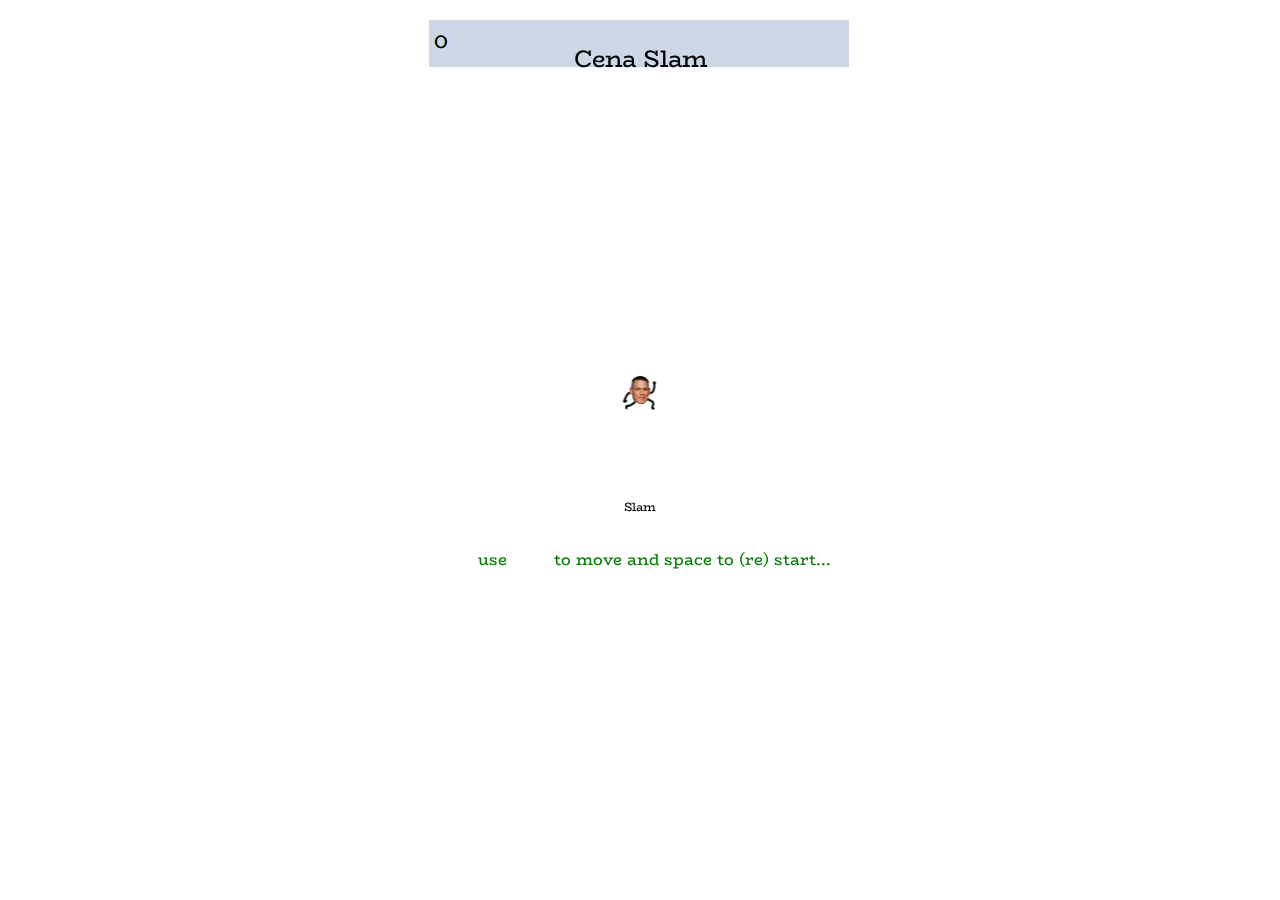
<file: CenaSlam/index.html>
<!DOCTYPE html>
<html >
  <head>
    <meta charset="UTF-8">
    <title>CenaSlam</title>
    
    
    
    
        <link rel="stylesheet" href="css/style.css">

    
    
    
    
  </head>

  <body>

    <html lang="en-US">
<head>
	<title>The JJ Jump</title>
</head>
<body>
	<div class="container">
		<canvas id="canvas">
			Aww, your browser doesn't support HTML5!
		</canvas>

		<div id="mainMenu">
			<h2>Cena Slam</h2>

			<p class="info">
				use
				<span class="key left">←</span>
				<span class="key right">→</span>
				to move and space to (re) start...
			</p>
			<a class="button" href="javascript:init()">Slam</a>
		</div>
		
		<div id="gameOverMenu">
			<h1>Get Slammed</h1>
			<h3 id="go_score">you scored 0 points</h3>

			<a class="button" href="javascript:reset()">Respect</a>
			<a id="tweetBtn" target="_blank" class="button tweet" href="#">Tweet score</a>

			<a id="fbBtn" target="_blank" class="button fb" href="https://wangthephoenix.github.io">Go back to Main Page</a>
		</div>
		
		<!-- Preloading image ;) -->
		<img id="sprite" src="images/sprites.png"/>

		<div id="scoreBoard">
			<p id="score">0</p>
		</div>

	</div>
</body>
</html>
    
        <script src="js/index.js"></script>

    
    
  </body>
</html>
</file>
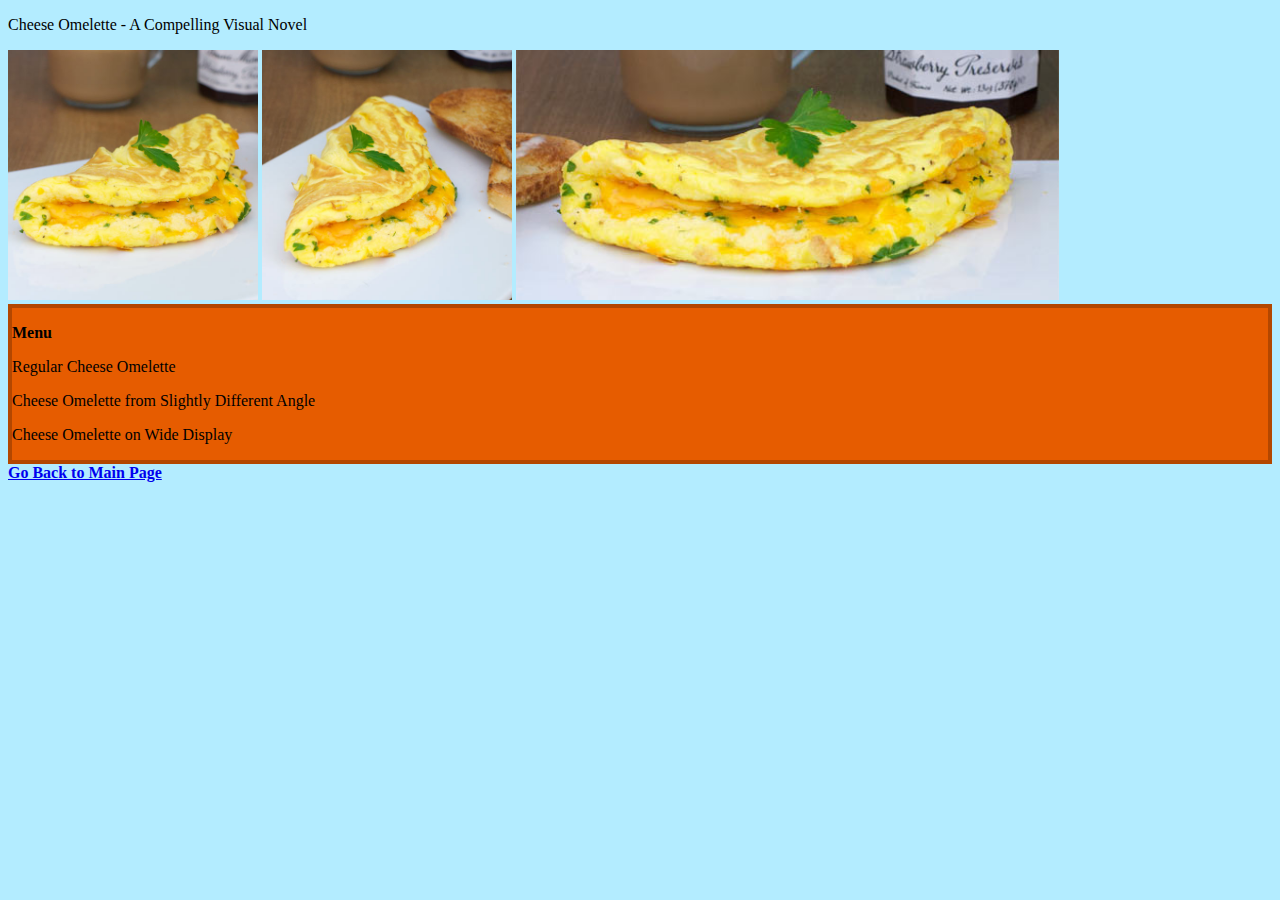
<file: cheesygame/index.html>
<!DOCTYPE html>
<html >
  <head>
    <meta charset="UTF-8">
    <title>Cheesy Omelette</title>
    
    
    
    
        <link rel="stylesheet" href="css/style.css">

    
    
    
    
  </head>

  <body>

    <p id="title ">Cheese Omelette - A Compelling Visual Novel</p>

<div id="cheesy">


    <img src="images/cheesy1.jpg" alt="cheese omelette" onclick="poke1()">


    <img src="images/cheesy2.jpg" alt="another cheese omelette" onclick="poke2()">


     <img src="images/cheesy3.jpg" alt="but is it really a cheese omelette?" onclick="poke3()">

</div>

<div class="menu">
  <p><b>Menu</b></p>
  <p>Regular Cheese Omelette</p>
  <p>Cheese Omelette from Slightly Different Angle</p>
  <p>Cheese Omelette on Wide Display</p>
</div>

<a href="https://wangthephoenix.github.io"><b>Go Back to Main Page</b></a>
    
        <script src="js/index.js"></script>

    
    
  </body>
</html>
</file>
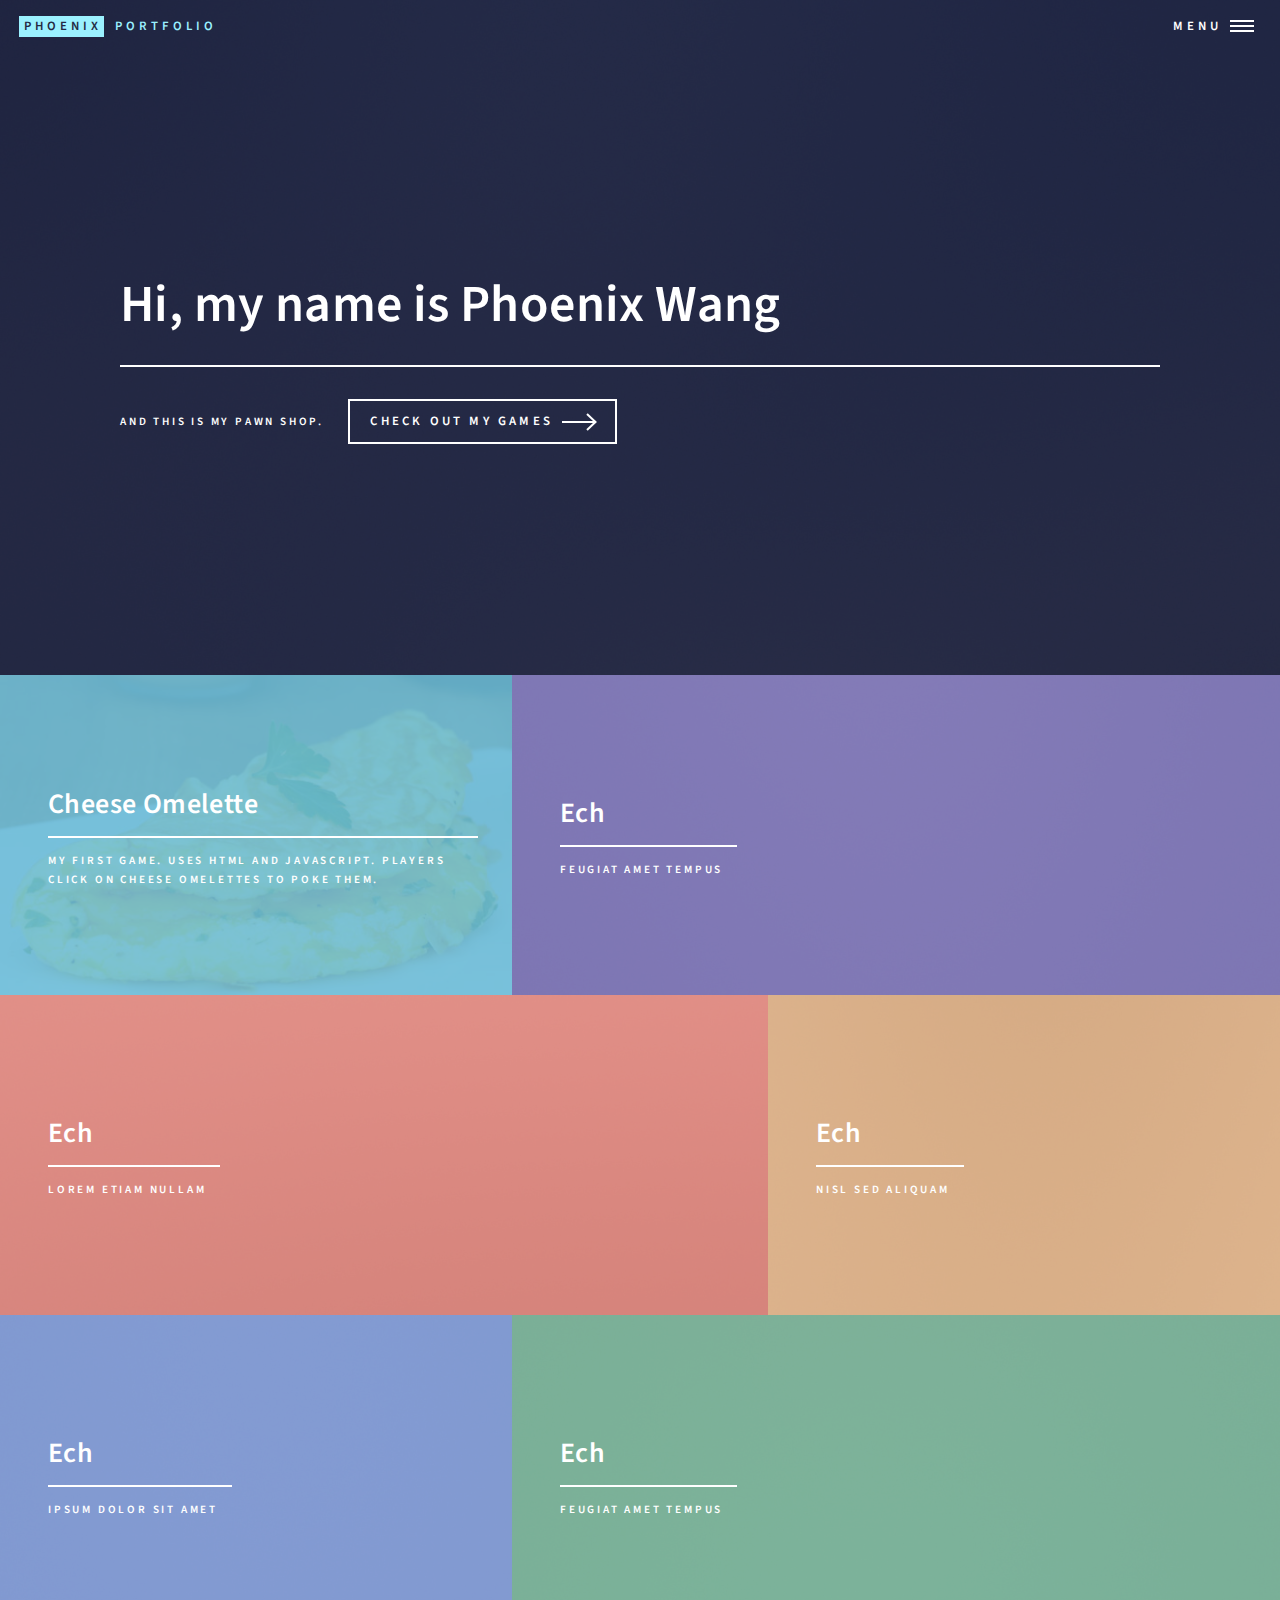
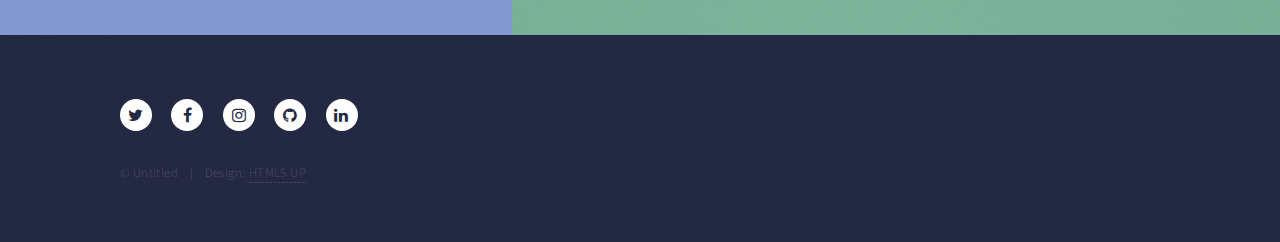
<file: html5up-forty/index.html>
<!DOCTYPE HTML>
<!--
	Forty by HTML5 UP
	html5up.net | @ajlkn
	Free for personal and commercial use under the CCA 3.0 license (html5up.net/license)
-->
<html>
	<head>
		<title>Phoenix Portfolio</title>
		<meta charset="utf-8" />
		<meta name="viewport" content="width=device-width, initial-scale=1, user-scalable=no" />
		<!--[if lte IE 8]><script src="assets/js/ie/html5shiv.js"></script><![endif]-->
		<link rel="stylesheet" href="assets/css/main.css" />
		<!--[if lte IE 9]><link rel="stylesheet" href="assets/css/ie9.css" /><![endif]-->
		<!--[if lte IE 8]><link rel="stylesheet" href="assets/css/ie8.css" /><![endif]-->
	</head>
	<body>

		<!-- Wrapper -->
			<div id="wrapper">

				<!-- Header -->
					<header id="header" class="alt">
						<a href="index.html" class="logo"><strong>Phoenix</strong> <span>Portfolio</span></a>
						<nav>
							<a href="#menu">Menu</a>
						</nav>
					</header>

				<!-- Menu -->
					<nav id="menu">
						<ul class="links">
							<li><a href="index.html">Home</a></li>
							<li><a href="landing.html">Landing</a></li>
							<li><a href="generic.html">Generic</a></li>
							<li><a href="elements.html">Elements</a></li>
						</ul>
						<ul class="actions vertical">
							<!-- <li><a href="#" class="button special fit">Get Started</a></li> -->
							<!-- <li><a href="#" class="button fit">Log In</a></li> -->
						</ul>
					</nav>

				<!-- Banner -->
					<section id="banner" class="major">
						<div class="inner">
							<header class="major">
								<h1>Hi, my name is Phoenix Wang</h1>
							</header>
							<div class="content">
								<p>And this is my pawn shop.</p>
								<ul class="actions">
									<li><a href="#one" class="button next scrolly">Check Out My Games</a></li>
								</ul>
							</div>
						</div>
					</section>

				<!-- Main -->
					<div id="main">

						<!-- One -->
							<section id="one" class="tiles">
								<article>
									<span class="image">
										<img src="images/cheesy.jpg" alt="" />
									</span>
									<header class="major">
										<h3><a href="file:///Users/user/Downloads/html5up-forty/cheesygame/index.html" class="link">Cheese Omelette</a></h3>
										<p>My first game. Uses HTML and JavaScript. Players click on cheese omelettes to poke them.</p>
									</header>
								</article>
								<article>
									<span class="image">
										<img src="images/pic02.jpg" alt="" />
									</span>
									<header class="major">
										<h3><a href="landing.html" class="link">Ech</a></h3>
										<p>feugiat amet tempus</p>
									</header>
								</article>
								<article>
									<span class="image">
										<img src="images/pic03.jpg" alt="" />
									</span>
									<header class="major">
										<h3><a href="landing.html" class="link">Ech</a></h3>
										<p>Lorem etiam nullam</p>
									</header>
								</article>
								<article>
									<span class="image">
										<img src="images/pic04.jpg" alt="" />
									</span>
									<header class="major">
										<h3><a href="landing.html" class="link">Ech</a></h3>
										<p>Nisl sed aliquam</p>
									</header>
								</article>
								<article>
									<span class="image">
										<img src="images/pic05.jpg" alt="" />
									</span>
									<header class="major">
										<h3><a href="landing.html" class="link">Ech</a></h3>
										<p>Ipsum dolor sit amet</p>
									</header>
								</article>
								<article>
									<span class="image">
										<img src="images/pic06.jpg" alt="" />
									</span>
									<header class="major">
										<h3><a href="landing.html" class="link">Ech</a></h3>
										<p>Feugiat amet tempus</p>
									</header>
								</article>
							</section>

						<!-- Two -->
						<!--	<section id="two">
								<div class="inner">
									<header class="major">
										<h2>Ech</h2>
									</header>
									<p>Nullam et orci eu lorem consequat tincidunt vivamus et sagittis libero. Mauris aliquet magna magna sed nunc rhoncus pharetra. Pellentesque condimentum sem. In efficitur ligula tate urna. Maecenas laoreet massa vel lacinia pellentesque lorem ipsum dolor. Nullam et orci eu lorem consequat tincidunt. Vivamus et sagittis libero. Mauris aliquet magna magna sed nunc rhoncus amet pharetra et feugiat tempus.</p>
									<ul class="actions">
										<li><a href="landing.html" class="button next">Get Started</a></li>
									</ul>
								</div>
							</section>
						-->
					</div>

				<!-- Contact -->
				<!--	<section id="contact">
						<div class="inner">
							<section>
								<form method="post" action="#">
									<div class="field half first">
										<label for="name">Name</label>
										<input type="text" name="name" id="name" />
									</div>
									<div class="field half">
										<label for="email">Email</label>
										<input type="text" name="email" id="email" />
									</div>
									<div class="field">
										<label for="message">Message</label>
										<textarea name="message" id="message" rows="6"></textarea>
									</div>
									<ul class="actions">
										<li><input type="submit" value="Send Message" class="special" /></li>
										<li><input type="reset" value="Clear" /></li>
									</ul>
								</form>
							</section>
							<section class="split">
								<section>
									<div class="contact-method">
										<span class="icon alt fa-envelope"></span>
										<h3>Email</h3>
										<a href="#">information@untitled.tld</a>
									</div>
								</section>
								<section>
									<div class="contact-method">
										<span class="icon alt fa-phone"></span>
										<h3>Phone</h3>
										<span>(000) 000-0000 x12387</span>
									</div>
								</section>
								<section>
									<div class="contact-method">
										<span class="icon alt fa-home"></span>
										<h3>Address</h3>
										<span>1234 Somewhere Road #5432<br />
										Nashville, TN 00000<br />
										United States of America</span>
									</div>
								</section>
							</section>
						</div>
					</section>
				-->

				<!-- Footer -->
					<footer id="footer">
						<div class="inner">
							<ul class="icons">
								<li><a href="#" class="icon alt fa-twitter"><span class="label">Twitter</span></a></li>
								<li><a href="#" class="icon alt fa-facebook"><span class="label">Facebook</span></a></li>
								<li><a href="#" class="icon alt fa-instagram"><span class="label">Instagram</span></a></li>
								<li><a href="#" class="icon alt fa-github"><span class="label">GitHub</span></a></li>
								<li><a href="#" class="icon alt fa-linkedin"><span class="label">LinkedIn</span></a></li>
							</ul>
							<ul class="copyright">
								<li>&copy; Untitled</li><li>Design: <a href="https://html5up.net">HTML5 UP</a></li>
							</ul>
						</div>
					</footer>

			</div>

		<!-- Scripts -->
			<script src="assets/js/jquery.min.js"></script>
			<script src="assets/js/jquery.scrolly.min.js"></script>
			<script src="assets/js/jquery.scrollex.min.js"></script>
			<script src="assets/js/skel.min.js"></script>
			<script src="assets/js/util.js"></script>
			<!--[if lte IE 8]><script src="assets/js/ie/respond.min.js"></script><![endif]-->
			<script src="assets/js/main.js"></script>

	</body>
</html>
</file>
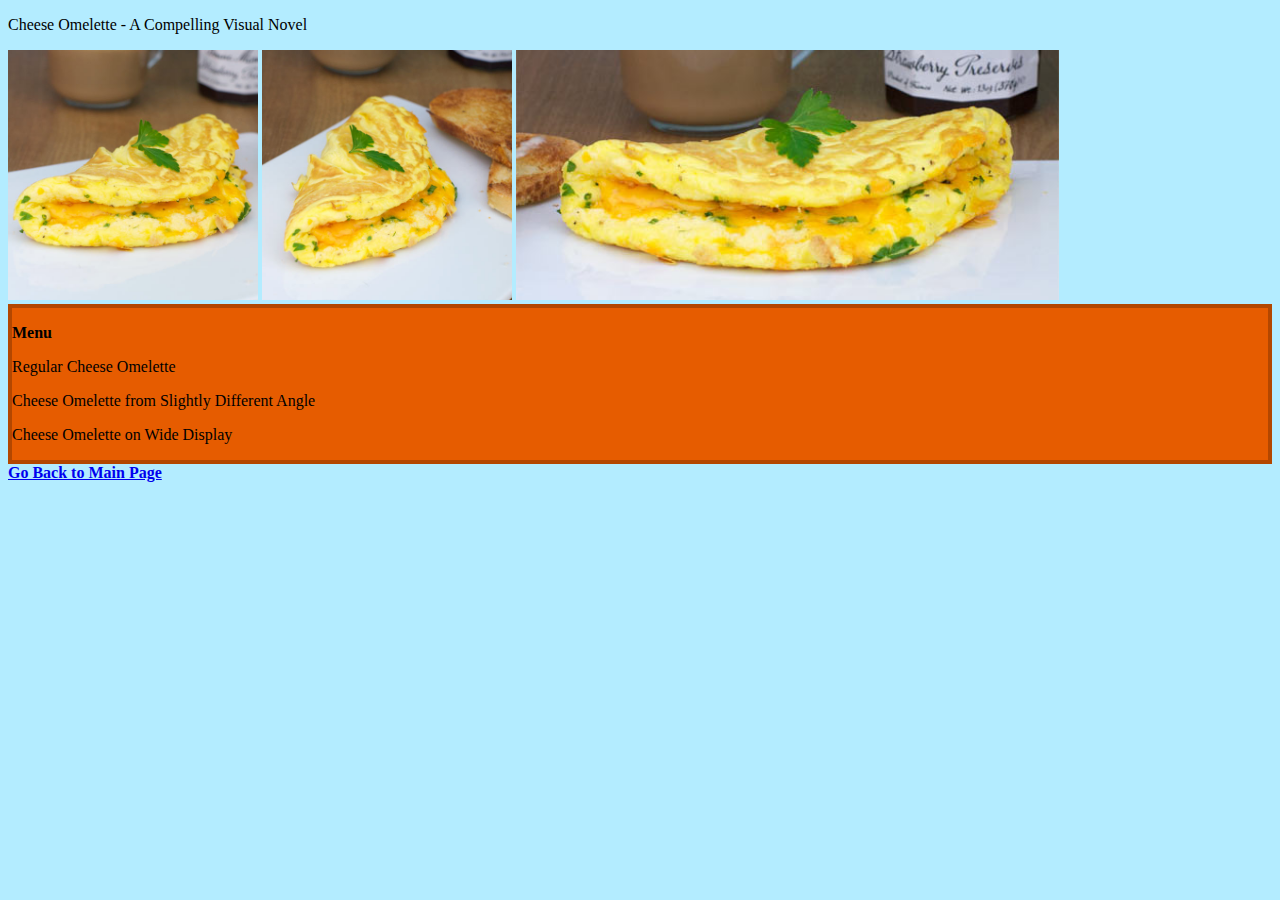
<file: html5up-forty/cheesygame/index.html>
<!DOCTYPE html>
<html >
  <head>
    <meta charset="UTF-8">
    <title>Cheesy Omelette</title>
    
    
    
    
        <link rel="stylesheet" href="css/style.css">

    
    
    
    
  </head>

  <body>

    <p id="title ">Cheese Omelette - A Compelling Visual Novel</p>

<div id="cheesy">


    <img src="images/cheesy1.jpg" alt="cheese omelette" onclick="poke1()">


    <img src="images/cheesy2.jpg" alt="another cheese omelette" onclick="poke2()">


     <img src="images/cheesy3.jpg" alt="but is it really a cheese omelette?" onclick="poke3()">

</div>

<div class="menu">
  <p><b>Menu</b></p>
  <p>Regular Cheese Omelette</p>
  <p>Cheese Omelette from Slightly Different Angle</p>
  <p>Cheese Omelette on Wide Display</p>
</div>

<a href="file:///Users/user/Downloads/html5up-forty/index.html"><b>Go Back to Main Page</b></a>
    
        <script src="js/index.js"></script>

    
    
  </body>
</html>
</file>
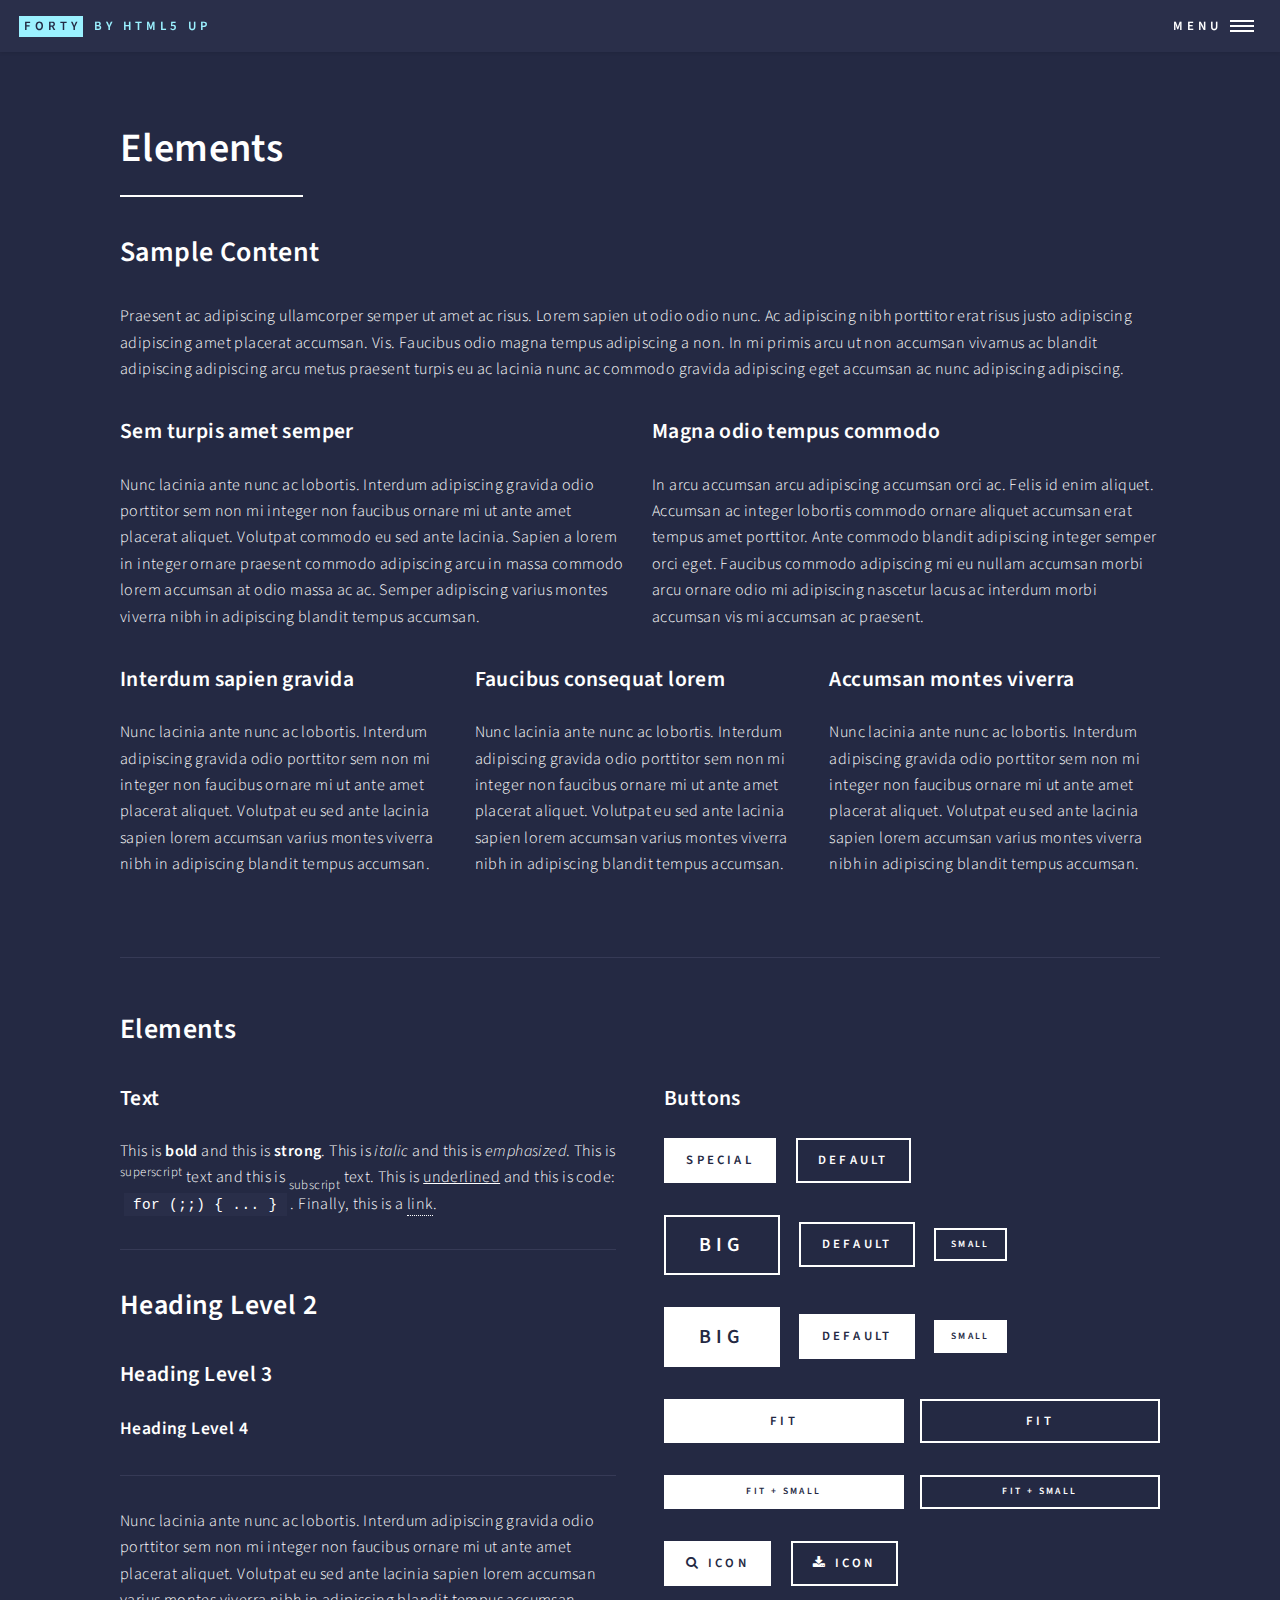
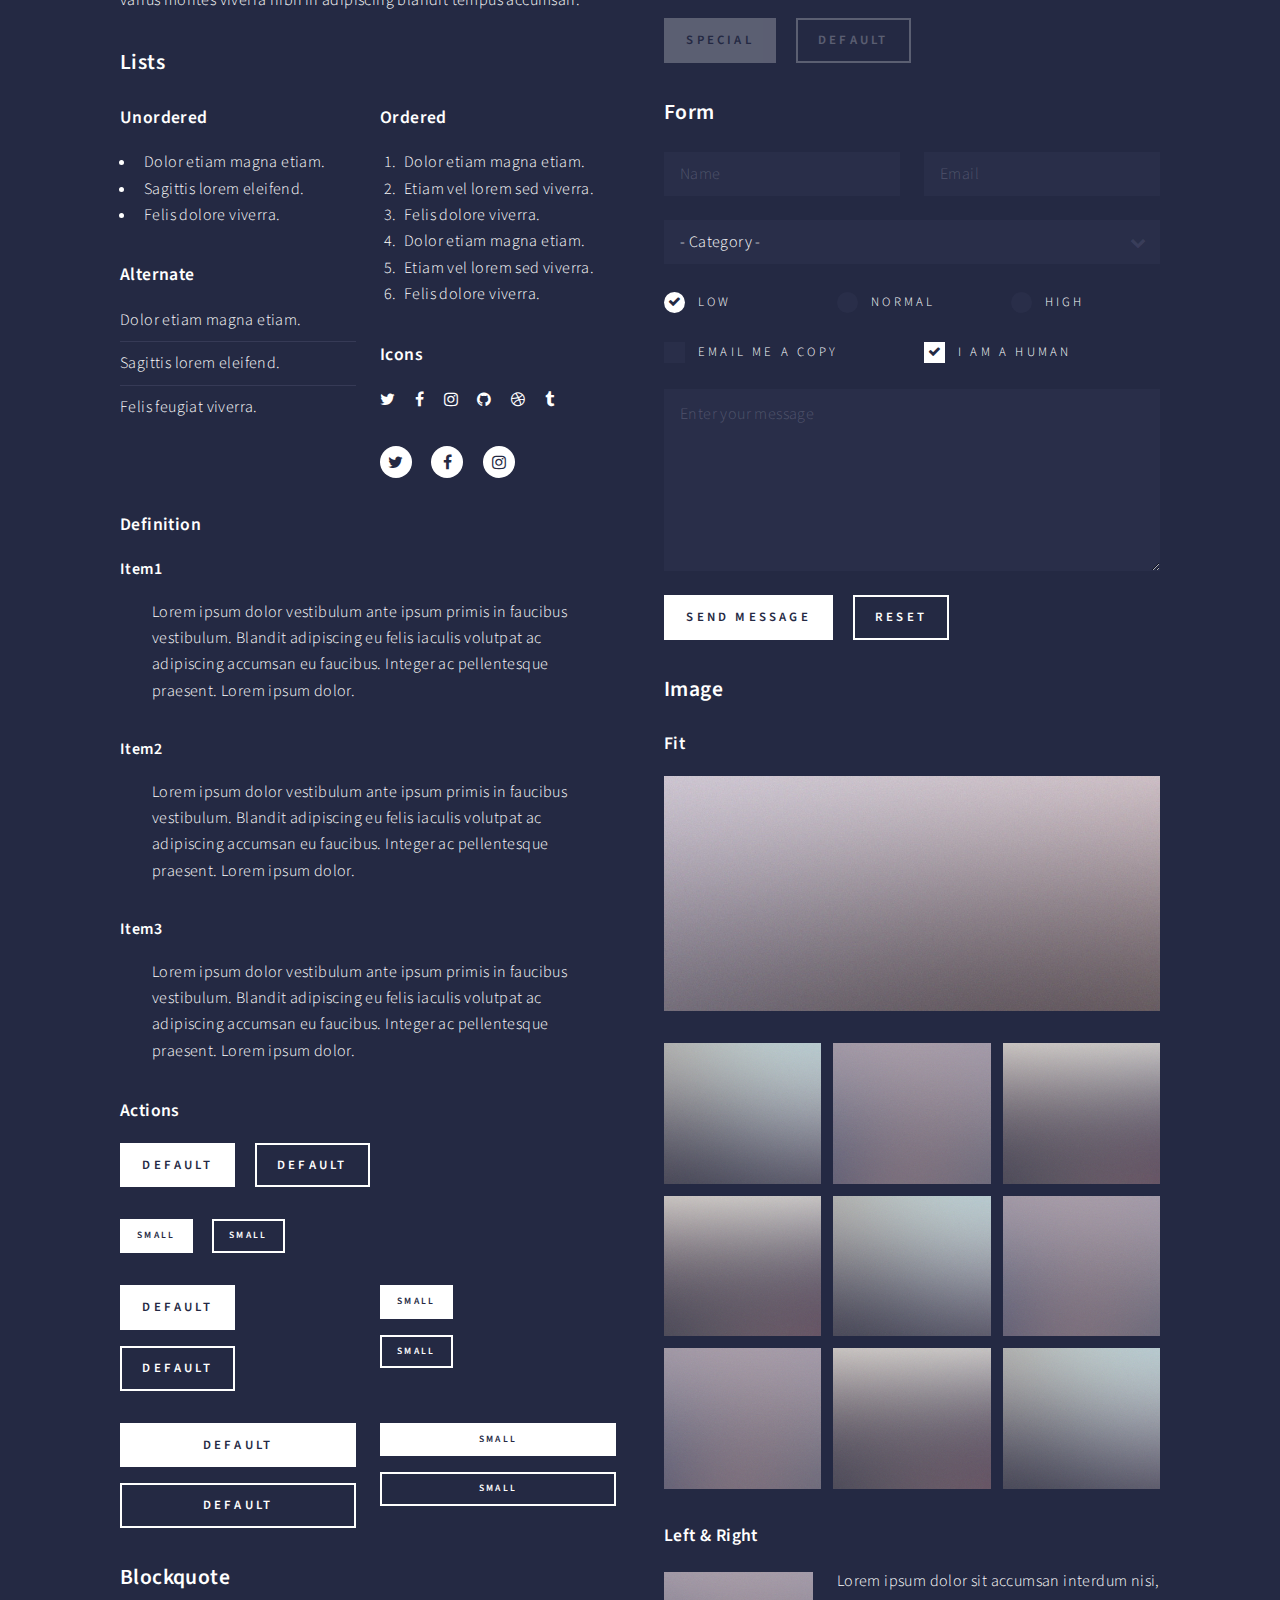
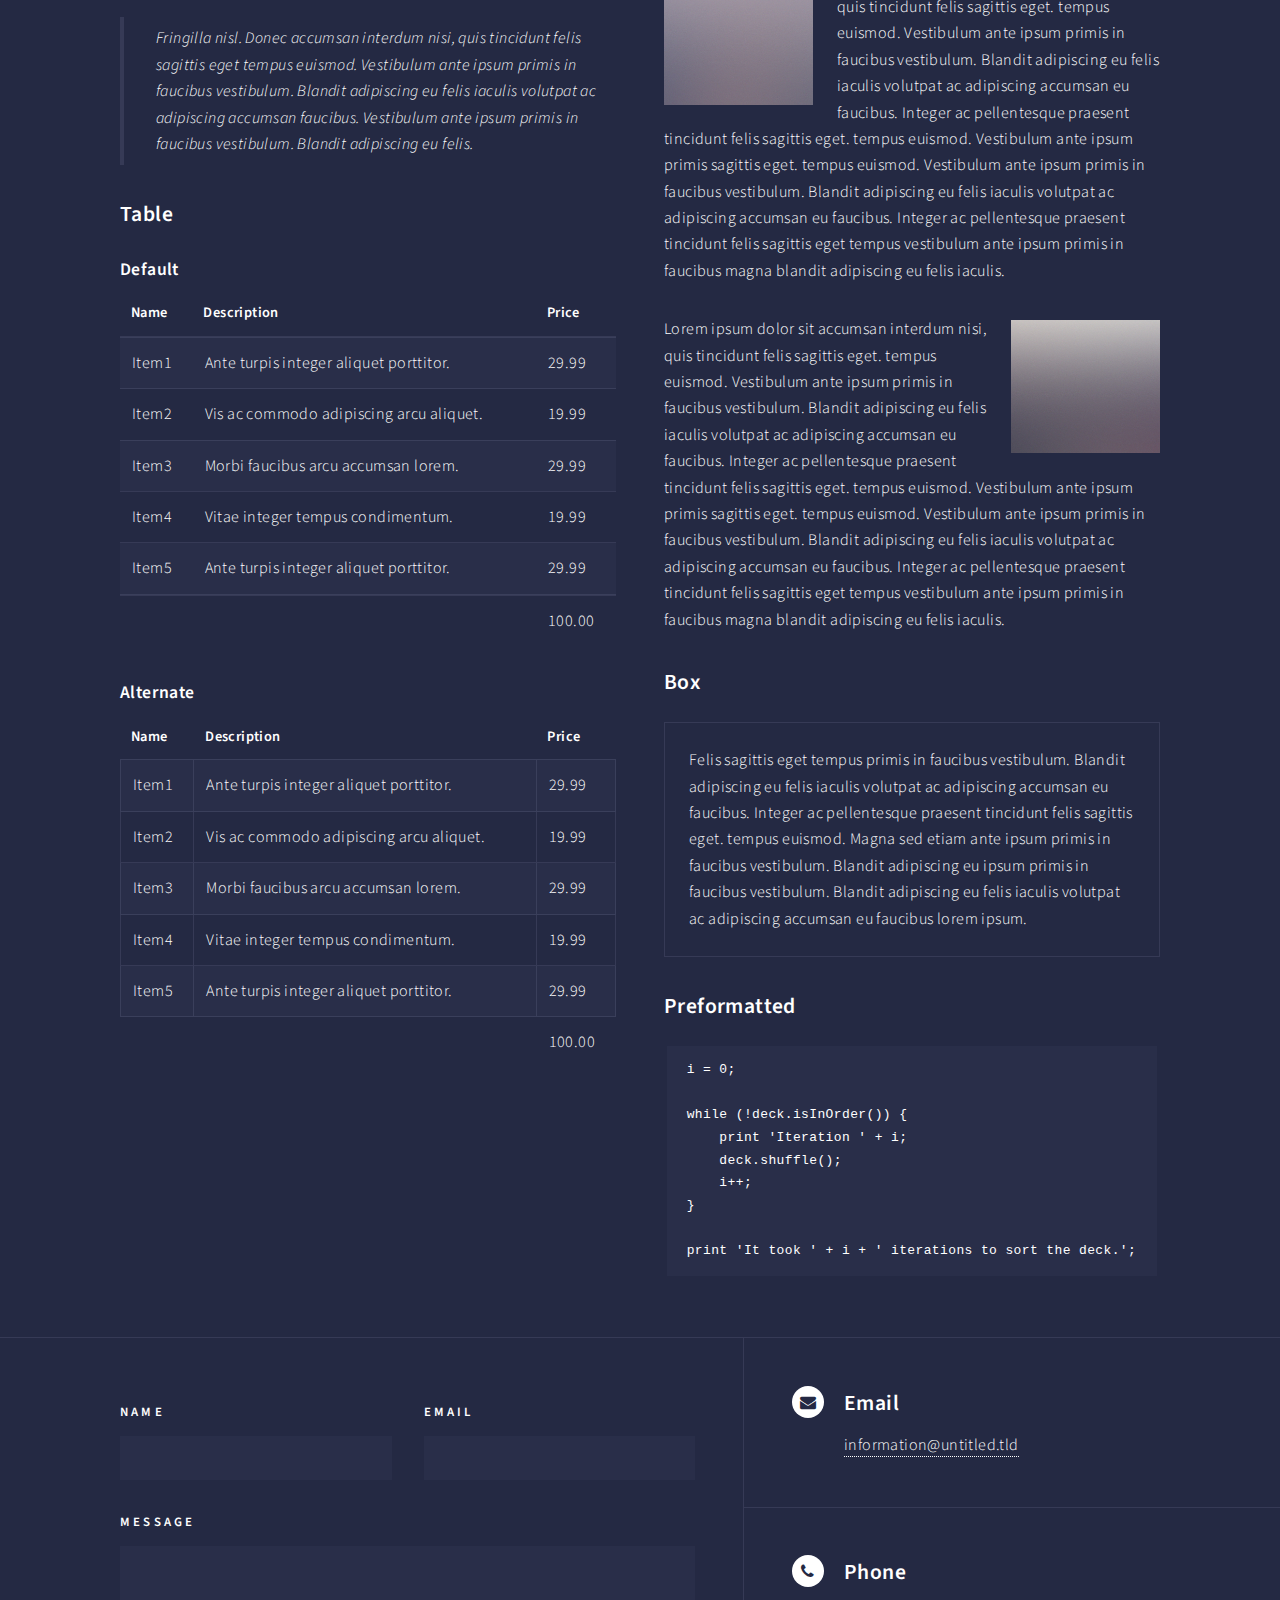
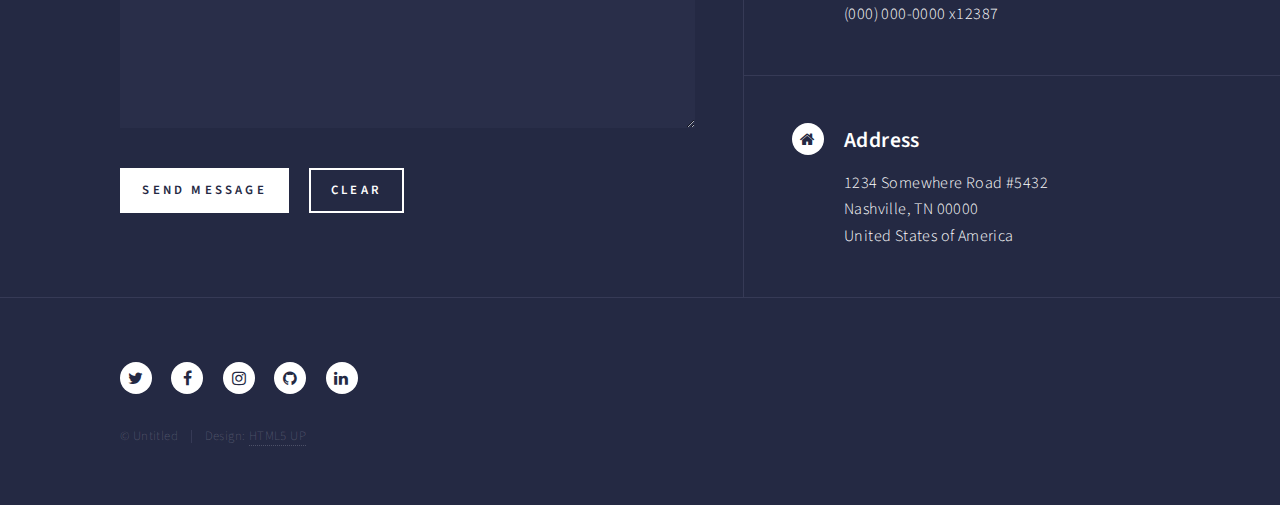
<file: elements.html>
<!DOCTYPE HTML>
<!--
	Forty by HTML5 UP
	html5up.net | @ajlkn
	Free for personal and commercial use under the CCA 3.0 license (html5up.net/license)
-->
<html>
	<head>
		<title>Elements - Forty by HTML5 UP</title>
		<meta charset="utf-8" />
		<meta name="viewport" content="width=device-width, initial-scale=1, user-scalable=no" />
		<!--[if lte IE 8]><script src="assets/js/ie/html5shiv.js"></script><![endif]-->
		<link rel="stylesheet" href="assets/css/main.css" />
		<!--[if lte IE 9]><link rel="stylesheet" href="assets/css/ie9.css" /><![endif]-->
		<!--[if lte IE 8]><link rel="stylesheet" href="assets/css/ie8.css" /><![endif]-->
	</head>
	<body>

		<!-- Wrapper -->
			<div id="wrapper">

				<!-- Header -->
					<header id="header">
						<a href="index.html" class="logo"><strong>Forty</strong> <span>by HTML5 UP</span></a>
						<nav>
							<a href="#menu">Menu</a>
						</nav>
					</header>

				<!-- Menu -->
					<nav id="menu">
						<ul class="links">
							<li><a href="index.html">Home</a></li>
							<li><a href="landing.html">Landing</a></li>
							<li><a href="generic.html">Generic</a></li>
							<li><a href="elements.html">Elements</a></li>
						</ul>
						<ul class="actions vertical">
							<li><a href="#" class="button special fit">Get Started</a></li>
							<li><a href="#" class="button fit">Log In</a></li>
						</ul>
					</nav>

				<!-- Main -->
					<div id="main" class="alt">

						<!-- One -->
							<section id="one">
								<div class="inner">
									<header class="major">
										<h1>Elements</h1>
									</header>

									<!-- Content -->
										<h2 id="content">Sample Content</h2>
										<p>Praesent ac adipiscing ullamcorper semper ut amet ac risus. Lorem sapien ut odio odio nunc. Ac adipiscing nibh porttitor erat risus justo adipiscing adipiscing amet placerat accumsan. Vis. Faucibus odio magna tempus adipiscing a non. In mi primis arcu ut non accumsan vivamus ac blandit adipiscing adipiscing arcu metus praesent turpis eu ac lacinia nunc ac commodo gravida adipiscing eget accumsan ac nunc adipiscing adipiscing.</p>
										<div class="row">
											<div class="6u 12u$(small)">
												<h3>Sem turpis amet semper</h3>
												<p>Nunc lacinia ante nunc ac lobortis. Interdum adipiscing gravida odio porttitor sem non mi integer non faucibus ornare mi ut ante amet placerat aliquet. Volutpat commodo eu sed ante lacinia. Sapien a lorem in integer ornare praesent commodo adipiscing arcu in massa commodo lorem accumsan at odio massa ac ac. Semper adipiscing varius montes viverra nibh in adipiscing blandit tempus accumsan.</p>
											</div>
											<div class="6u$ 12u$(small)">
												<h3>Magna odio tempus commodo</h3>
												<p>In arcu accumsan arcu adipiscing accumsan orci ac. Felis id enim aliquet. Accumsan ac integer lobortis commodo ornare aliquet accumsan erat tempus amet porttitor. Ante commodo blandit adipiscing integer semper orci eget. Faucibus commodo adipiscing mi eu nullam accumsan morbi arcu ornare odio mi adipiscing nascetur lacus ac interdum morbi accumsan vis mi accumsan ac praesent.</p>
											</div>
											<!-- Break -->
											<div class="4u 12u$(medium)">
												<h3>Interdum sapien gravida</h3>
												<p>Nunc lacinia ante nunc ac lobortis. Interdum adipiscing gravida odio porttitor sem non mi integer non faucibus ornare mi ut ante amet placerat aliquet. Volutpat eu sed ante lacinia sapien lorem accumsan varius montes viverra nibh in adipiscing blandit tempus accumsan.</p>
											</div>
											<div class="4u 12u$(medium)">
												<h3>Faucibus consequat lorem</h3>
												<p>Nunc lacinia ante nunc ac lobortis. Interdum adipiscing gravida odio porttitor sem non mi integer non faucibus ornare mi ut ante amet placerat aliquet. Volutpat eu sed ante lacinia sapien lorem accumsan varius montes viverra nibh in adipiscing blandit tempus accumsan.</p>
											</div>
											<div class="4u$ 12u$(medium)">
												<h3>Accumsan montes viverra</h3>
												<p>Nunc lacinia ante nunc ac lobortis. Interdum adipiscing gravida odio porttitor sem non mi integer non faucibus ornare mi ut ante amet placerat aliquet. Volutpat eu sed ante lacinia sapien lorem accumsan varius montes viverra nibh in adipiscing blandit tempus accumsan.</p>
											</div>
										</div>

									<hr class="major" />

									<!-- Elements -->
										<h2 id="elements">Elements</h2>
										<div class="row 200%">
											<div class="6u 12u$(medium)">

												<!-- Text stuff -->
													<h3>Text</h3>
													<p>This is <b>bold</b> and this is <strong>strong</strong>. This is <i>italic</i> and this is <em>emphasized</em>.
													This is <sup>superscript</sup> text and this is <sub>subscript</sub> text.
													This is <u>underlined</u> and this is code: <code>for (;;) { ... }</code>.
													Finally, this is a <a href="#">link</a>.</p>
													<hr />
													<h2>Heading Level 2</h2>
													<h3>Heading Level 3</h3>
													<h4>Heading Level 4</h4>
													<hr />
													<p>Nunc lacinia ante nunc ac lobortis. Interdum adipiscing gravida odio porttitor sem non mi integer non faucibus ornare mi ut ante amet placerat aliquet. Volutpat eu sed ante lacinia sapien lorem accumsan varius montes viverra nibh in adipiscing blandit tempus accumsan.</p>

												<!-- Lists -->
													<h3>Lists</h3>
													<div class="row">
														<div class="6u 12u$(small)">

															<h4>Unordered</h4>
															<ul>
																<li>Dolor etiam magna etiam.</li>
																<li>Sagittis lorem eleifend.</li>
																<li>Felis dolore viverra.</li>
															</ul>

															<h4>Alternate</h4>
															<ul class="alt">
																<li>Dolor etiam magna etiam.</li>
																<li>Sagittis lorem eleifend.</li>
																<li>Felis feugiat viverra.</li>
															</ul>

														</div>
														<div class="6u$ 12u$(small)">

															<h4>Ordered</h4>
															<ol>
																<li>Dolor etiam magna etiam.</li>
																<li>Etiam vel lorem sed viverra.</li>
																<li>Felis dolore viverra.</li>
																<li>Dolor etiam magna etiam.</li>
																<li>Etiam vel lorem sed viverra.</li>
																<li>Felis dolore viverra.</li>
															</ol>

															<h4>Icons</h4>
															<ul class="icons">
																<li><a href="#" class="icon fa-twitter"><span class="label">Twitter</span></a></li>
																<li><a href="#" class="icon fa-facebook"><span class="label">Facebook</span></a></li>
																<li><a href="#" class="icon fa-instagram"><span class="label">Instagram</span></a></li>
																<li><a href="#" class="icon fa-github"><span class="label">Github</span></a></li>
																<li><a href="#" class="icon fa-dribbble"><span class="label">Dribbble</span></a></li>
																<li><a href="#" class="icon fa-tumblr"><span class="label">Tumblr</span></a></li>
															</ul>
															<ul class="icons">
																<li><a href="#" class="icon alt fa-twitter"><span class="label">Twitter</span></a></li>
																<li><a href="#" class="icon alt fa-facebook"><span class="label">Facebook</span></a></li>
																<li><a href="#" class="icon alt fa-instagram"><span class="label">Instagram</span></a></li>
															</ul>

														</div>
													</div>
													<h4>Definition</h4>
													<dl>
														<dt>Item1</dt>
														<dd>
															<p>Lorem ipsum dolor vestibulum ante ipsum primis in faucibus vestibulum. Blandit adipiscing eu felis iaculis volutpat ac adipiscing accumsan eu faucibus. Integer ac pellentesque praesent. Lorem ipsum dolor.</p>
														</dd>
														<dt>Item2</dt>
														<dd>
															<p>Lorem ipsum dolor vestibulum ante ipsum primis in faucibus vestibulum. Blandit adipiscing eu felis iaculis volutpat ac adipiscing accumsan eu faucibus. Integer ac pellentesque praesent. Lorem ipsum dolor.</p>
														</dd>
														<dt>Item3</dt>
														<dd>
															<p>Lorem ipsum dolor vestibulum ante ipsum primis in faucibus vestibulum. Blandit adipiscing eu felis iaculis volutpat ac adipiscing accumsan eu faucibus. Integer ac pellentesque praesent. Lorem ipsum dolor.</p>
														</dd>
													</dl>

													<h4>Actions</h4>
													<ul class="actions">
														<li><a href="#" class="button special">Default</a></li>
														<li><a href="#" class="button">Default</a></li>
													</ul>
													<ul class="actions small">
														<li><a href="#" class="button special small">Small</a></li>
														<li><a href="#" class="button small">Small</a></li>
													</ul>
													<div class="row">
														<div class="6u 12u$(small)">
															<ul class="actions vertical">
																<li><a href="#" class="button special">Default</a></li>
																<li><a href="#" class="button">Default</a></li>
															</ul>
														</div>
														<div class="6u$ 12u$(small)">
															<ul class="actions vertical small">
																<li><a href="#" class="button special small">Small</a></li>
																<li><a href="#" class="button small">Small</a></li>
															</ul>
														</div>
														<div class="6u 12u$(small)">
															<ul class="actions vertical">
																<li><a href="#" class="button special fit">Default</a></li>
																<li><a href="#" class="button fit">Default</a></li>
															</ul>
														</div>
														<div class="6u$ 12u$(small)">
															<ul class="actions vertical small">
																<li><a href="#" class="button special small fit">Small</a></li>
																<li><a href="#" class="button small fit">Small</a></li>
															</ul>
														</div>
													</div>

												<!-- Blockquote -->
													<h3>Blockquote</h3>
													<blockquote>Fringilla nisl. Donec accumsan interdum nisi, quis tincidunt felis sagittis eget tempus euismod. Vestibulum ante ipsum primis in faucibus vestibulum. Blandit adipiscing eu felis iaculis volutpat ac adipiscing accumsan faucibus. Vestibulum ante ipsum primis in faucibus vestibulum. Blandit adipiscing eu felis.</blockquote>

												<!-- Table -->
													<h3>Table</h3>

													<h4>Default</h4>
													<div class="table-wrapper">
														<table>
															<thead>
																<tr>
																	<th>Name</th>
																	<th>Description</th>
																	<th>Price</th>
																</tr>
															</thead>
															<tbody>
																<tr>
																	<td>Item1</td>
																	<td>Ante turpis integer aliquet porttitor.</td>
																	<td>29.99</td>
																</tr>
																<tr>
																	<td>Item2</td>
																	<td>Vis ac commodo adipiscing arcu aliquet.</td>
																	<td>19.99</td>
																</tr>
																<tr>
																	<td>Item3</td>
																	<td> Morbi faucibus arcu accumsan lorem.</td>
																	<td>29.99</td>
																</tr>
																<tr>
																	<td>Item4</td>
																	<td>Vitae integer tempus condimentum.</td>
																	<td>19.99</td>
																</tr>
																<tr>
																	<td>Item5</td>
																	<td>Ante turpis integer aliquet porttitor.</td>
																	<td>29.99</td>
																</tr>
															</tbody>
															<tfoot>
																<tr>
																	<td colspan="2"></td>
																	<td>100.00</td>
																</tr>
															</tfoot>
														</table>
													</div>

													<h4>Alternate</h4>
													<div class="table-wrapper">
														<table class="alt">
															<thead>
																<tr>
																	<th>Name</th>
																	<th>Description</th>
																	<th>Price</th>
																</tr>
															</thead>
															<tbody>
																<tr>
																	<td>Item1</td>
																	<td>Ante turpis integer aliquet porttitor.</td>
																	<td>29.99</td>
																</tr>
																<tr>
																	<td>Item2</td>
																	<td>Vis ac commodo adipiscing arcu aliquet.</td>
																	<td>19.99</td>
																</tr>
																<tr>
																	<td>Item3</td>
																	<td> Morbi faucibus arcu accumsan lorem.</td>
																	<td>29.99</td>
																</tr>
																<tr>
																	<td>Item4</td>
																	<td>Vitae integer tempus condimentum.</td>
																	<td>19.99</td>
																</tr>
																<tr>
																	<td>Item5</td>
																	<td>Ante turpis integer aliquet porttitor.</td>
																	<td>29.99</td>
																</tr>
															</tbody>
															<tfoot>
																<tr>
																	<td colspan="2"></td>
																	<td>100.00</td>
																</tr>
															</tfoot>
														</table>
													</div>

											</div>
											<div class="6u$ 12u$(medium)">

												<!-- Buttons -->
													<h3>Buttons</h3>
													<ul class="actions">
														<li><a href="#" class="button special">Special</a></li>
														<li><a href="#" class="button">Default</a></li>
													</ul>
													<ul class="actions">
														<li><a href="#" class="button big">Big</a></li>
														<li><a href="#" class="button">Default</a></li>
														<li><a href="#" class="button small">Small</a></li>
													</ul>
													<ul class="actions">
														<li><a href="#" class="button special big">Big</a></li>
														<li><a href="#" class="button special">Default</a></li>
														<li><a href="#" class="button special small">Small</a></li>
													</ul>
													<ul class="actions fit">
														<li><a href="#" class="button special fit">Fit</a></li>
														<li><a href="#" class="button fit">Fit</a></li>
													</ul>
													<ul class="actions fit small">
														<li><a href="#" class="button special fit small">Fit + Small</a></li>
														<li><a href="#" class="button fit small">Fit + Small</a></li>
													</ul>
													<ul class="actions">
														<li><a href="#" class="button special icon fa-search">Icon</a></li>
														<li><a href="#" class="button icon fa-download">Icon</a></li>
													</ul>
													<ul class="actions">
														<li><span class="button special disabled">Special</span></li>
														<li><span class="button disabled">Default</span></li>
													</ul>

												<!-- Form -->
													<h3>Form</h3>

													<form method="post" action="#">
														<div class="row uniform">
															<div class="6u 12u$(xsmall)">
																<input type="text" name="demo-name" id="demo-name" value="" placeholder="Name" />
															</div>
															<div class="6u$ 12u$(xsmall)">
																<input type="email" name="demo-email" id="demo-email" value="" placeholder="Email" />
															</div>
															<!-- Break -->
															<div class="12u$">
																<div class="select-wrapper">
																	<select name="demo-category" id="demo-category">
																		<option value="">- Category -</option>
																		<option value="1">Manufacturing</option>
																		<option value="1">Shipping</option>
																		<option value="1">Administration</option>
																		<option value="1">Human Resources</option>
																	</select>
																</div>
															</div>
															<!-- Break -->
															<div class="4u 12u$(small)">
																<input type="radio" id="demo-priority-low" name="demo-priority" checked>
																<label for="demo-priority-low">Low</label>
															</div>
															<div class="4u 12u$(small)">
																<input type="radio" id="demo-priority-normal" name="demo-priority">
																<label for="demo-priority-normal">Normal</label>
															</div>
															<div class="4u$ 12u$(small)">
																<input type="radio" id="demo-priority-high" name="demo-priority">
																<label for="demo-priority-high">High</label>
															</div>
															<!-- Break -->
															<div class="6u 12u$(small)">
																<input type="checkbox" id="demo-copy" name="demo-copy">
																<label for="demo-copy">Email me a copy</label>
															</div>
															<div class="6u$ 12u$(small)">
																<input type="checkbox" id="demo-human" name="demo-human" checked>
																<label for="demo-human">I am a human</label>
															</div>
															<!-- Break -->
															<div class="12u$">
																<textarea name="demo-message" id="demo-message" placeholder="Enter your message" rows="6"></textarea>
															</div>
															<!-- Break -->
															<div class="12u$">
																<ul class="actions">
																	<li><input type="submit" value="Send Message" class="special" /></li>
																	<li><input type="reset" value="Reset" /></li>
																</ul>
															</div>
														</div>
													</form>

												<!-- Image -->
													<h3>Image</h3>

													<h4>Fit</h4>
													<span class="image fit"><img src="images/pic03.jpg" alt="" /></span>
													<div class="box alt">
														<div class="row 50% uniform">
															<div class="4u"><span class="image fit"><img src="images/pic08.jpg" alt="" /></span></div>
															<div class="4u"><span class="image fit"><img src="images/pic09.jpg" alt="" /></span></div>
															<div class="4u$"><span class="image fit"><img src="images/pic10.jpg" alt="" /></span></div>
															<!-- Break -->
															<div class="4u"><span class="image fit"><img src="images/pic10.jpg" alt="" /></span></div>
															<div class="4u"><span class="image fit"><img src="images/pic08.jpg" alt="" /></span></div>
															<div class="4u$"><span class="image fit"><img src="images/pic09.jpg" alt="" /></span></div>
															<!-- Break -->
															<div class="4u"><span class="image fit"><img src="images/pic09.jpg" alt="" /></span></div>
															<div class="4u"><span class="image fit"><img src="images/pic10.jpg" alt="" /></span></div>
															<div class="4u$"><span class="image fit"><img src="images/pic08.jpg" alt="" /></span></div>
														</div>
													</div>

													<h4>Left &amp; Right</h4>
													<p><span class="image left"><img src="images/pic09.jpg" alt="" /></span>Lorem ipsum dolor sit accumsan interdum nisi, quis tincidunt felis sagittis eget. tempus euismod. Vestibulum ante ipsum primis in faucibus vestibulum. Blandit adipiscing eu felis iaculis volutpat ac adipiscing accumsan eu faucibus. Integer ac pellentesque praesent tincidunt felis sagittis eget. tempus euismod. Vestibulum ante ipsum primis sagittis eget. tempus euismod. Vestibulum ante ipsum primis in faucibus vestibulum. Blandit adipiscing eu felis iaculis volutpat ac adipiscing accumsan eu faucibus. Integer ac pellentesque praesent tincidunt felis sagittis eget tempus vestibulum ante ipsum primis in faucibus magna blandit adipiscing eu felis iaculis.</p>
													<p><span class="image right"><img src="images/pic10.jpg" alt="" /></span>Lorem ipsum dolor sit accumsan interdum nisi, quis tincidunt felis sagittis eget. tempus euismod. Vestibulum ante ipsum primis in faucibus vestibulum. Blandit adipiscing eu felis iaculis volutpat ac adipiscing accumsan eu faucibus. Integer ac pellentesque praesent tincidunt felis sagittis eget. tempus euismod. Vestibulum ante ipsum primis sagittis eget. tempus euismod. Vestibulum ante ipsum primis in faucibus vestibulum. Blandit adipiscing eu felis iaculis volutpat ac adipiscing accumsan eu faucibus. Integer ac pellentesque praesent tincidunt felis sagittis eget tempus vestibulum ante ipsum primis in faucibus magna blandit adipiscing eu felis iaculis.</p>

												<!-- Box -->
													<h3>Box</h3>
													<div class="box">
														<p>Felis sagittis eget tempus primis in faucibus vestibulum. Blandit adipiscing eu felis iaculis volutpat ac adipiscing accumsan eu faucibus. Integer ac pellentesque praesent tincidunt felis sagittis eget. tempus euismod. Magna sed etiam ante ipsum primis in faucibus vestibulum. Blandit adipiscing eu ipsum primis in faucibus vestibulum. Blandit adipiscing eu felis iaculis volutpat ac adipiscing accumsan eu faucibus lorem ipsum.</p>
													</div>

												<!-- Preformatted Code -->
													<h3>Preformatted</h3>
													<pre><code>i = 0;

while (!deck.isInOrder()) {
    print 'Iteration ' + i;
    deck.shuffle();
    i++;
}

print 'It took ' + i + ' iterations to sort the deck.';
</code></pre>

											</div>
										</div>

								</div>
							</section>

					</div>

				<!-- Contact -->
					<section id="contact">
						<div class="inner">
							<section>
								<form method="post" action="#">
									<div class="field half first">
										<label for="name">Name</label>
										<input type="text" name="name" id="name" />
									</div>
									<div class="field half">
										<label for="email">Email</label>
										<input type="text" name="email" id="email" />
									</div>
									<div class="field">
										<label for="message">Message</label>
										<textarea name="message" id="message" rows="6"></textarea>
									</div>
									<ul class="actions">
										<li><input type="submit" value="Send Message" class="special" /></li>
										<li><input type="reset" value="Clear" /></li>
									</ul>
								</form>
							</section>
							<section class="split">
								<section>
									<div class="contact-method">
										<span class="icon alt fa-envelope"></span>
										<h3>Email</h3>
										<a href="#">information@untitled.tld</a>
									</div>
								</section>
								<section>
									<div class="contact-method">
										<span class="icon alt fa-phone"></span>
										<h3>Phone</h3>
										<span>(000) 000-0000 x12387</span>
									</div>
								</section>
								<section>
									<div class="contact-method">
										<span class="icon alt fa-home"></span>
										<h3>Address</h3>
										<span>1234 Somewhere Road #5432<br />
										Nashville, TN 00000<br />
										United States of America</span>
									</div>
								</section>
							</section>
						</div>
					</section>

				<!-- Footer -->
					<footer id="footer">
						<div class="inner">
							<ul class="icons">
								<li><a href="#" class="icon alt fa-twitter"><span class="label">Twitter</span></a></li>
								<li><a href="#" class="icon alt fa-facebook"><span class="label">Facebook</span></a></li>
								<li><a href="#" class="icon alt fa-instagram"><span class="label">Instagram</span></a></li>
								<li><a href="#" class="icon alt fa-github"><span class="label">GitHub</span></a></li>
								<li><a href="#" class="icon alt fa-linkedin"><span class="label">LinkedIn</span></a></li>
							</ul>
							<ul class="copyright">
								<li>&copy; Untitled</li><li>Design: <a href="https://html5up.net">HTML5 UP</a></li>
							</ul>
						</div>
					</footer>

			</div>

		<!-- Scripts -->
			<script src="assets/js/jquery.min.js"></script>
			<script src="assets/js/jquery.scrolly.min.js"></script>
			<script src="assets/js/jquery.scrollex.min.js"></script>
			<script src="assets/js/skel.min.js"></script>
			<script src="assets/js/util.js"></script>
			<!--[if lte IE 8]><script src="assets/js/ie/respond.min.js"></script><![endif]-->
			<script src="assets/js/main.js"></script>

	</body>
</html>
</file>
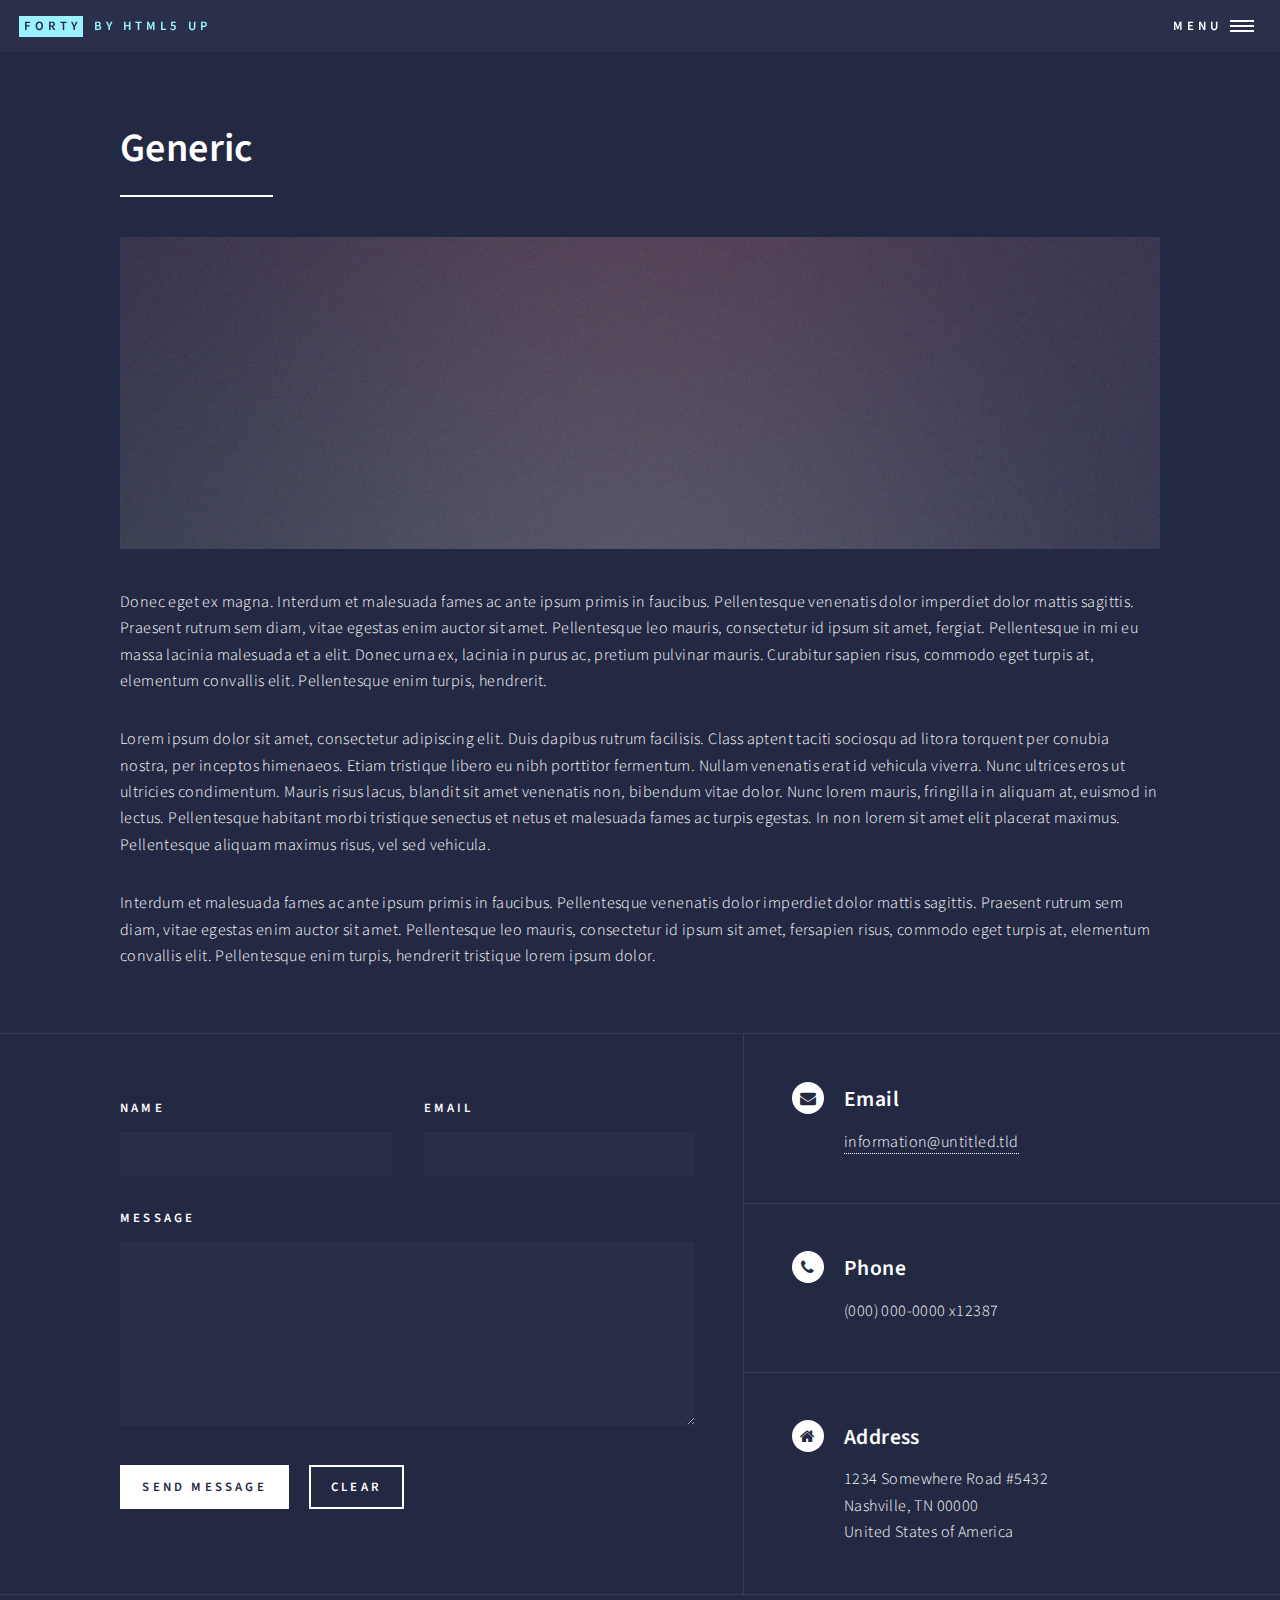
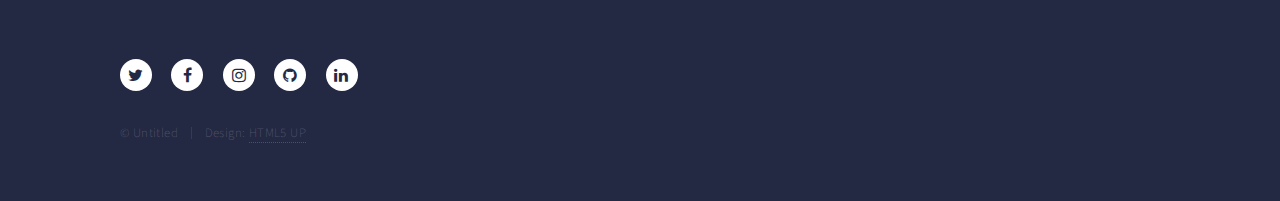
<file: generic.html>
<!DOCTYPE HTML>
<!--
	Forty by HTML5 UP
	html5up.net | @ajlkn
	Free for personal and commercial use under the CCA 3.0 license (html5up.net/license)
-->
<html>
	<head>
		<title>Generic - Forty by HTML5 UP</title>
		<meta charset="utf-8" />
		<meta name="viewport" content="width=device-width, initial-scale=1, user-scalable=no" />
		<!--[if lte IE 8]><script src="assets/js/ie/html5shiv.js"></script><![endif]-->
		<link rel="stylesheet" href="assets/css/main.css" />
		<!--[if lte IE 9]><link rel="stylesheet" href="assets/css/ie9.css" /><![endif]-->
		<!--[if lte IE 8]><link rel="stylesheet" href="assets/css/ie8.css" /><![endif]-->
	</head>
	<body>

		<!-- Wrapper -->
			<div id="wrapper">

				<!-- Header -->
					<header id="header">
						<a href="index.html" class="logo"><strong>Forty</strong> <span>by HTML5 UP</span></a>
						<nav>
							<a href="#menu">Menu</a>
						</nav>
					</header>

				<!-- Menu -->
					<nav id="menu">
						<ul class="links">
							<li><a href="index.html">Home</a></li>
							<li><a href="landing.html">Landing</a></li>
							<li><a href="generic.html">Generic</a></li>
							<li><a href="elements.html">Elements</a></li>
						</ul>
						<ul class="actions vertical">
							<li><a href="#" class="button special fit">Get Started</a></li>
							<li><a href="#" class="button fit">Log In</a></li>
						</ul>
					</nav>

				<!-- Main -->
					<div id="main" class="alt">

						<!-- One -->
							<section id="one">
								<div class="inner">
									<header class="major">
										<h1>Generic</h1>
									</header>
									<span class="image main"><img src="images/pic11.jpg" alt="" /></span>
									<p>Donec eget ex magna. Interdum et malesuada fames ac ante ipsum primis in faucibus. Pellentesque venenatis dolor imperdiet dolor mattis sagittis. Praesent rutrum sem diam, vitae egestas enim auctor sit amet. Pellentesque leo mauris, consectetur id ipsum sit amet, fergiat. Pellentesque in mi eu massa lacinia malesuada et a elit. Donec urna ex, lacinia in purus ac, pretium pulvinar mauris. Curabitur sapien risus, commodo eget turpis at, elementum convallis elit. Pellentesque enim turpis, hendrerit.</p>
									<p>Lorem ipsum dolor sit amet, consectetur adipiscing elit. Duis dapibus rutrum facilisis. Class aptent taciti sociosqu ad litora torquent per conubia nostra, per inceptos himenaeos. Etiam tristique libero eu nibh porttitor fermentum. Nullam venenatis erat id vehicula viverra. Nunc ultrices eros ut ultricies condimentum. Mauris risus lacus, blandit sit amet venenatis non, bibendum vitae dolor. Nunc lorem mauris, fringilla in aliquam at, euismod in lectus. Pellentesque habitant morbi tristique senectus et netus et malesuada fames ac turpis egestas. In non lorem sit amet elit placerat maximus. Pellentesque aliquam maximus risus, vel sed vehicula.</p>
									<p>Interdum et malesuada fames ac ante ipsum primis in faucibus. Pellentesque venenatis dolor imperdiet dolor mattis sagittis. Praesent rutrum sem diam, vitae egestas enim auctor sit amet. Pellentesque leo mauris, consectetur id ipsum sit amet, fersapien risus, commodo eget turpis at, elementum convallis elit. Pellentesque enim turpis, hendrerit tristique lorem ipsum dolor.</p>
								</div>
							</section>

					</div>

				<!-- Contact -->
					<section id="contact">
						<div class="inner">
							<section>
								<form method="post" action="#">
									<div class="field half first">
										<label for="name">Name</label>
										<input type="text" name="name" id="name" />
									</div>
									<div class="field half">
										<label for="email">Email</label>
										<input type="text" name="email" id="email" />
									</div>
									<div class="field">
										<label for="message">Message</label>
										<textarea name="message" id="message" rows="6"></textarea>
									</div>
									<ul class="actions">
										<li><input type="submit" value="Send Message" class="special" /></li>
										<li><input type="reset" value="Clear" /></li>
									</ul>
								</form>
							</section>
							<section class="split">
								<section>
									<div class="contact-method">
										<span class="icon alt fa-envelope"></span>
										<h3>Email</h3>
										<a href="#">information@untitled.tld</a>
									</div>
								</section>
								<section>
									<div class="contact-method">
										<span class="icon alt fa-phone"></span>
										<h3>Phone</h3>
										<span>(000) 000-0000 x12387</span>
									</div>
								</section>
								<section>
									<div class="contact-method">
										<span class="icon alt fa-home"></span>
										<h3>Address</h3>
										<span>1234 Somewhere Road #5432<br />
										Nashville, TN 00000<br />
										United States of America</span>
									</div>
								</section>
							</section>
						</div>
					</section>

				<!-- Footer -->
					<footer id="footer">
						<div class="inner">
							<ul class="icons">
								<li><a href="#" class="icon alt fa-twitter"><span class="label">Twitter</span></a></li>
								<li><a href="#" class="icon alt fa-facebook"><span class="label">Facebook</span></a></li>
								<li><a href="#" class="icon alt fa-instagram"><span class="label">Instagram</span></a></li>
								<li><a href="#" class="icon alt fa-github"><span class="label">GitHub</span></a></li>
								<li><a href="#" class="icon alt fa-linkedin"><span class="label">LinkedIn</span></a></li>
							</ul>
							<ul class="copyright">
								<li>&copy; Untitled</li><li>Design: <a href="https://html5up.net">HTML5 UP</a></li>
							</ul>
						</div>
					</footer>

			</div>

		<!-- Scripts -->
			<script src="assets/js/jquery.min.js"></script>
			<script src="assets/js/jquery.scrolly.min.js"></script>
			<script src="assets/js/jquery.scrollex.min.js"></script>
			<script src="assets/js/skel.min.js"></script>
			<script src="assets/js/util.js"></script>
			<!--[if lte IE 8]><script src="assets/js/ie/respond.min.js"></script><![endif]-->
			<script src="assets/js/main.js"></script>

	</body>
</html>
</file>
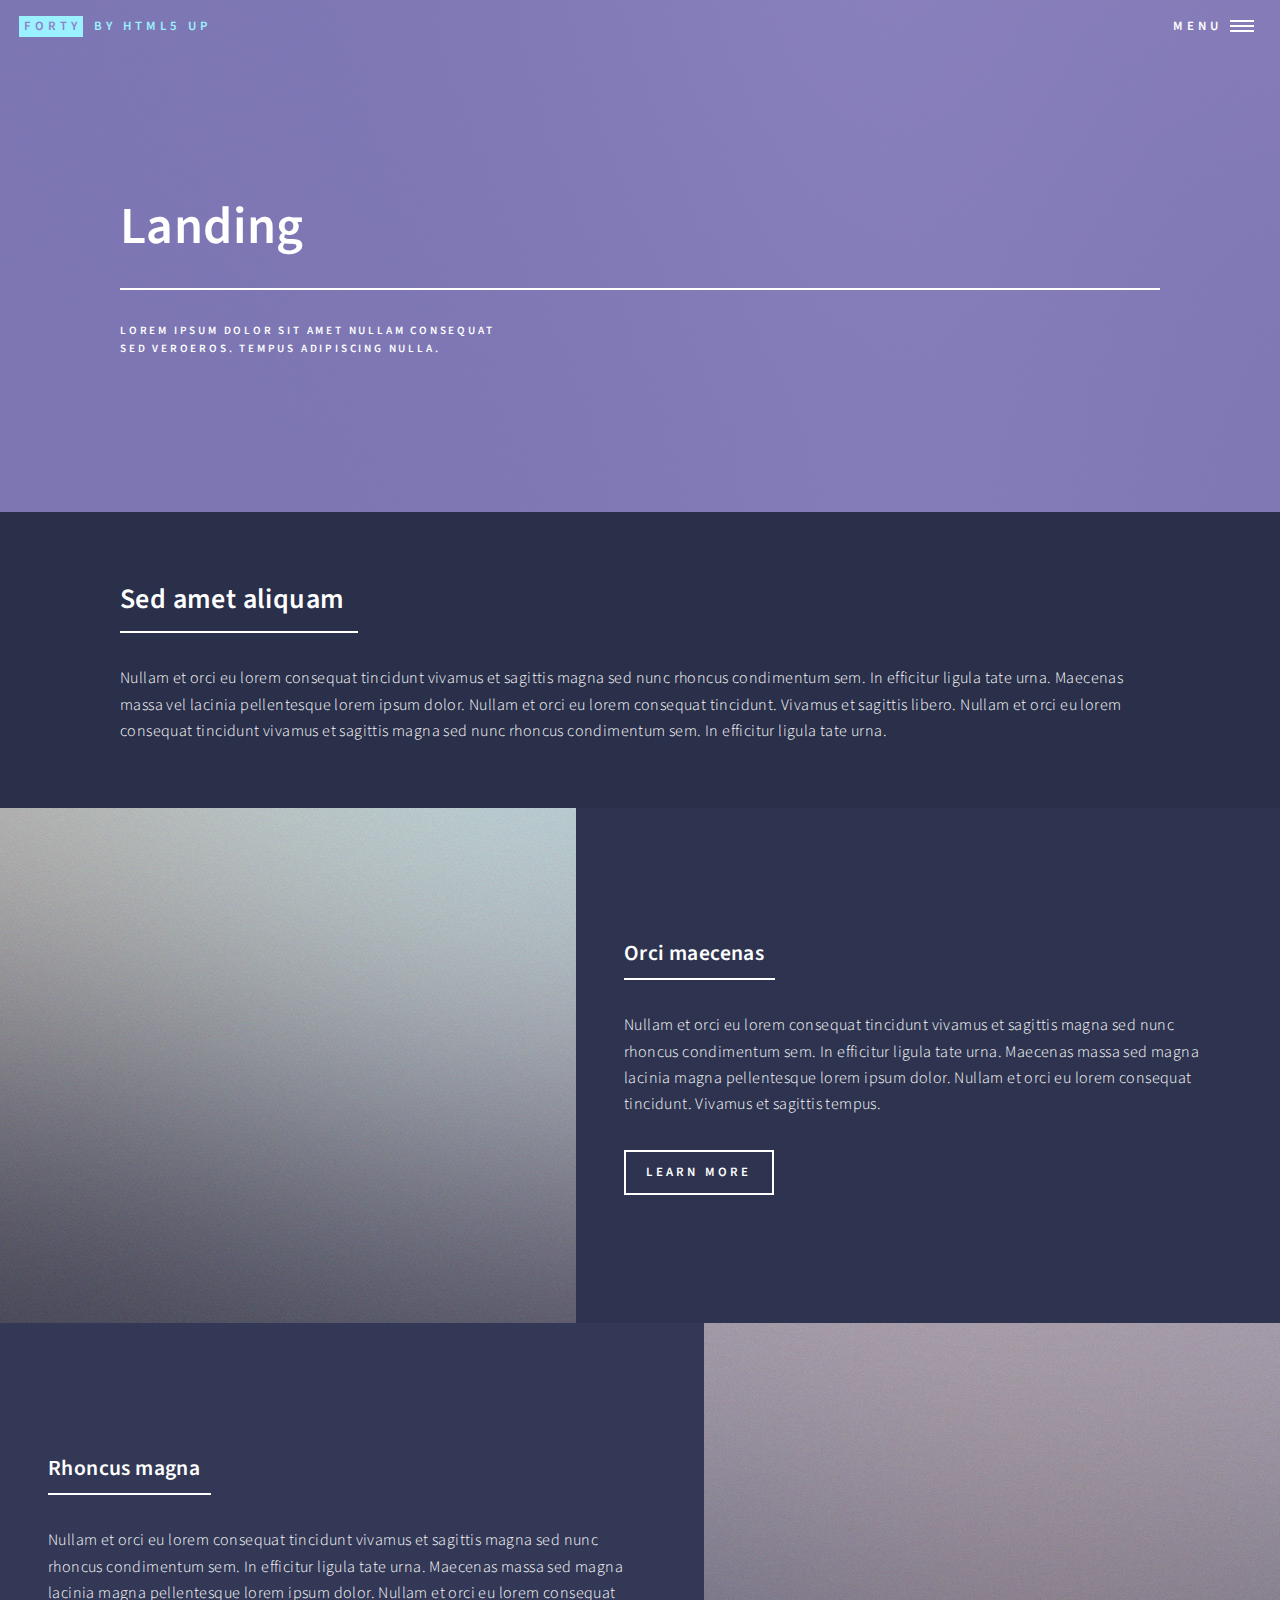
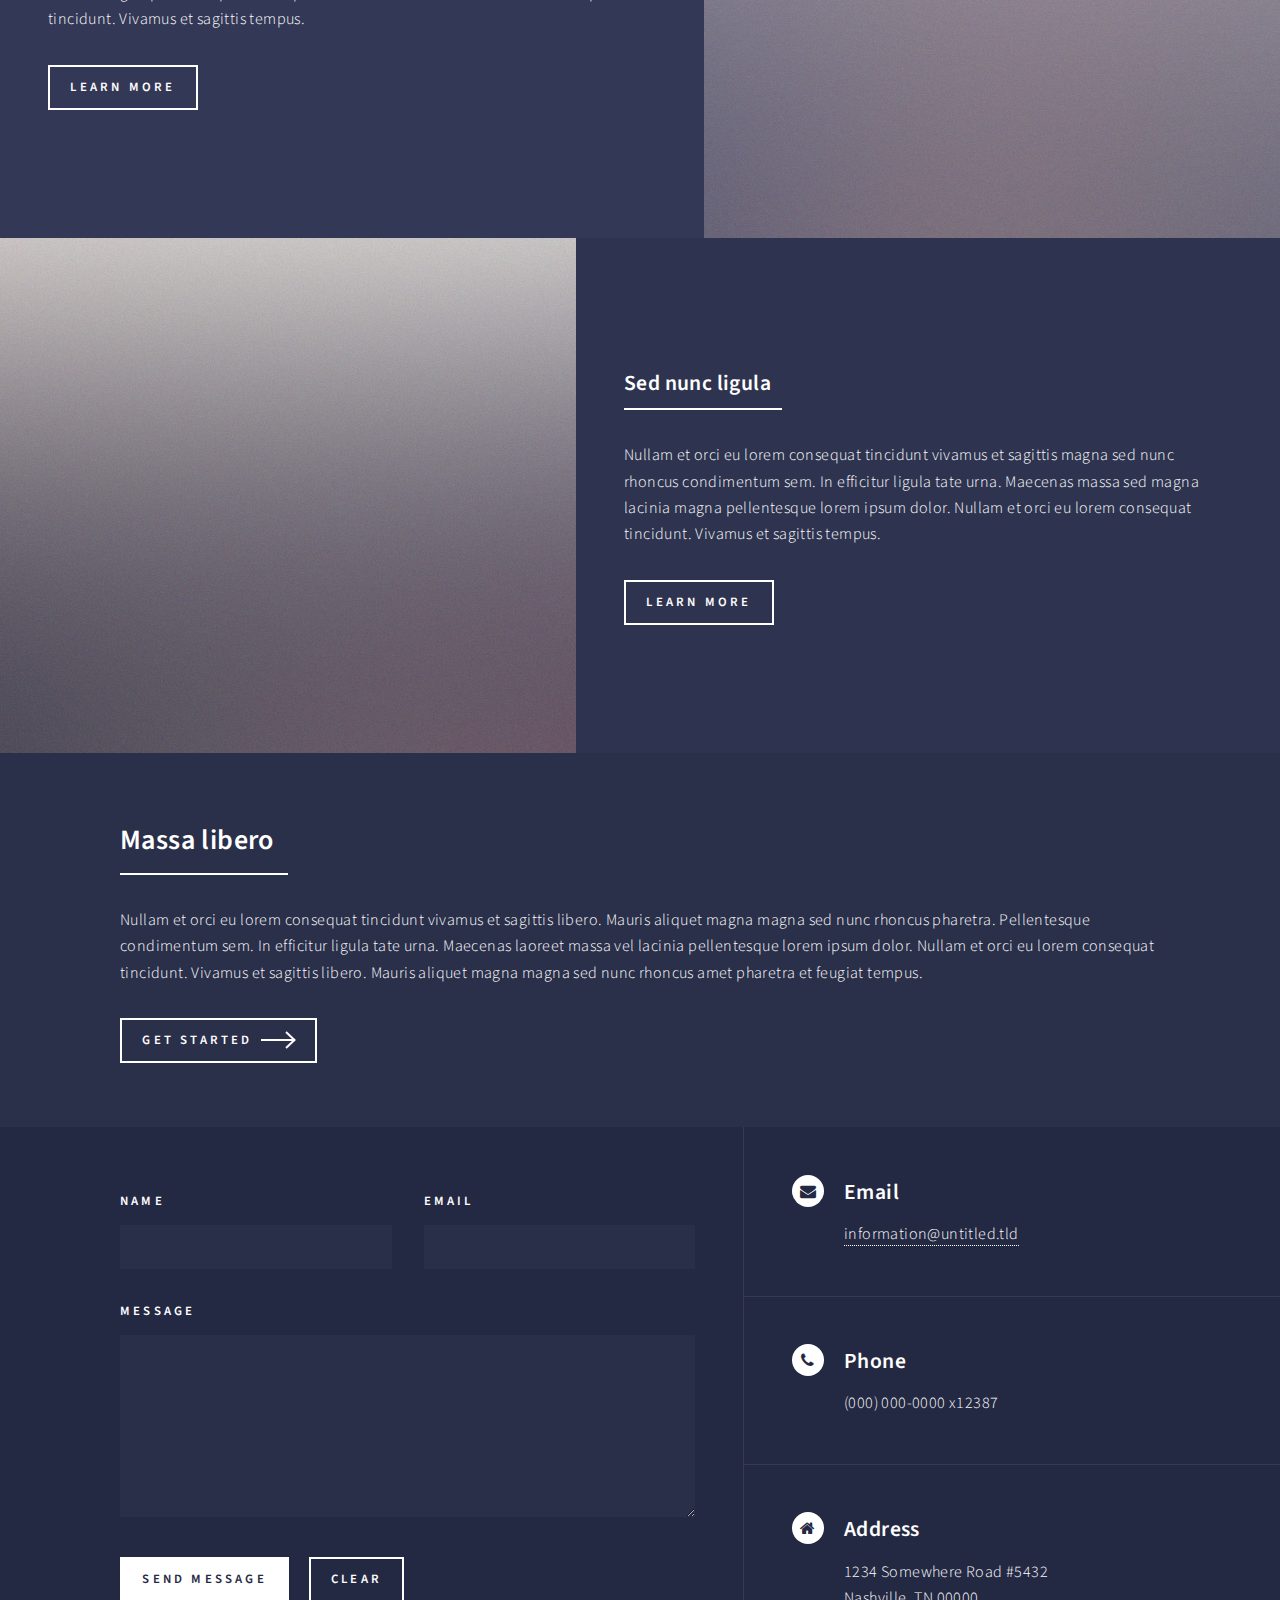
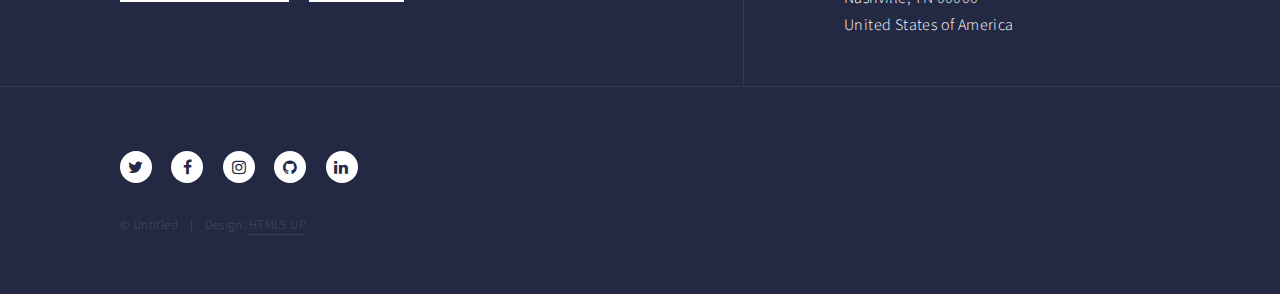
<file: landing.html>
<!DOCTYPE HTML>
<!--
	Forty by HTML5 UP
	html5up.net | @ajlkn
	Free for personal and commercial use under the CCA 3.0 license (html5up.net/license)
-->
<html>
	<head>
		<title>Landing - Forty by HTML5 UP</title>
		<meta charset="utf-8" />
		<meta name="viewport" content="width=device-width, initial-scale=1, user-scalable=no" />
		<!--[if lte IE 8]><script src="assets/js/ie/html5shiv.js"></script><![endif]-->
		<link rel="stylesheet" href="assets/css/main.css" />
		<!--[if lte IE 9]><link rel="stylesheet" href="assets/css/ie9.css" /><![endif]-->
		<!--[if lte IE 8]><link rel="stylesheet" href="assets/css/ie8.css" /><![endif]-->
	</head>
	<body>

		<!-- Wrapper -->
			<div id="wrapper">

				<!-- Header -->
				<!-- Note: The "styleN" class below should match that of the banner element. -->
					<header id="header" class="alt style2">
						<a href="index.html" class="logo"><strong>Forty</strong> <span>by HTML5 UP</span></a>
						<nav>
							<a href="#menu">Menu</a>
						</nav>
					</header>

				<!-- Menu -->
					<nav id="menu">
						<ul class="links">
							<li><a href="index.html">Home</a></li>
							<li><a href="landing.html">Landing</a></li>
							<li><a href="generic.html">Generic</a></li>
							<li><a href="elements.html">Elements</a></li>
						</ul>
						<ul class="actions vertical">
							<li><a href="#" class="button special fit">Get Started</a></li>
							<li><a href="#" class="button fit">Log In</a></li>
						</ul>
					</nav>

				<!-- Banner -->
				<!-- Note: The "styleN" class below should match that of the header element. -->
					<section id="banner" class="style2">
						<div class="inner">
							<span class="image">
								<img src="images/pic07.jpg" alt="" />
							</span>
							<header class="major">
								<h1>Landing</h1>
							</header>
							<div class="content">
								<p>Lorem ipsum dolor sit amet nullam consequat<br />
								sed veroeros. tempus adipiscing nulla.</p>
							</div>
						</div>
					</section>

				<!-- Main -->
					<div id="main">

						<!-- One -->
							<section id="one">
								<div class="inner">
									<header class="major">
										<h2>Sed amet aliquam</h2>
									</header>
									<p>Nullam et orci eu lorem consequat tincidunt vivamus et sagittis magna sed nunc rhoncus condimentum sem. In efficitur ligula tate urna. Maecenas massa vel lacinia pellentesque lorem ipsum dolor. Nullam et orci eu lorem consequat tincidunt. Vivamus et sagittis libero. Nullam et orci eu lorem consequat tincidunt vivamus et sagittis magna sed nunc rhoncus condimentum sem. In efficitur ligula tate urna.</p>
								</div>
							</section>

						<!-- Two -->
							<section id="two" class="spotlights">
								<section>
									<a href="generic.html" class="image">
										<img src="images/pic08.jpg" alt="" data-position="center center" />
									</a>
									<div class="content">
										<div class="inner">
											<header class="major">
												<h3>Orci maecenas</h3>
											</header>
											<p>Nullam et orci eu lorem consequat tincidunt vivamus et sagittis magna sed nunc rhoncus condimentum sem. In efficitur ligula tate urna. Maecenas massa sed magna lacinia magna pellentesque lorem ipsum dolor. Nullam et orci eu lorem consequat tincidunt. Vivamus et sagittis tempus.</p>
											<ul class="actions">
												<li><a href="generic.html" class="button">Learn more</a></li>
											</ul>
										</div>
									</div>
								</section>
								<section>
									<a href="generic.html" class="image">
										<img src="images/pic09.jpg" alt="" data-position="top center" />
									</a>
									<div class="content">
										<div class="inner">
											<header class="major">
												<h3>Rhoncus magna</h3>
											</header>
											<p>Nullam et orci eu lorem consequat tincidunt vivamus et sagittis magna sed nunc rhoncus condimentum sem. In efficitur ligula tate urna. Maecenas massa sed magna lacinia magna pellentesque lorem ipsum dolor. Nullam et orci eu lorem consequat tincidunt. Vivamus et sagittis tempus.</p>
											<ul class="actions">
												<li><a href="generic.html" class="button">Learn more</a></li>
											</ul>
										</div>
									</div>
								</section>
								<section>
									<a href="generic.html" class="image">
										<img src="images/pic10.jpg" alt="" data-position="25% 25%" />
									</a>
									<div class="content">
										<div class="inner">
											<header class="major">
												<h3>Sed nunc ligula</h3>
											</header>
											<p>Nullam et orci eu lorem consequat tincidunt vivamus et sagittis magna sed nunc rhoncus condimentum sem. In efficitur ligula tate urna. Maecenas massa sed magna lacinia magna pellentesque lorem ipsum dolor. Nullam et orci eu lorem consequat tincidunt. Vivamus et sagittis tempus.</p>
											<ul class="actions">
												<li><a href="generic.html" class="button">Learn more</a></li>
											</ul>
										</div>
									</div>
								</section>
							</section>

						<!-- Three -->
							<section id="three">
								<div class="inner">
									<header class="major">
										<h2>Massa libero</h2>
									</header>
									<p>Nullam et orci eu lorem consequat tincidunt vivamus et sagittis libero. Mauris aliquet magna magna sed nunc rhoncus pharetra. Pellentesque condimentum sem. In efficitur ligula tate urna. Maecenas laoreet massa vel lacinia pellentesque lorem ipsum dolor. Nullam et orci eu lorem consequat tincidunt. Vivamus et sagittis libero. Mauris aliquet magna magna sed nunc rhoncus amet pharetra et feugiat tempus.</p>
									<ul class="actions">
										<li><a href="generic.html" class="button next">Get Started</a></li>
									</ul>
								</div>
							</section>

					</div>

				<!-- Contact -->
					<section id="contact">
						<div class="inner">
							<section>
								<form method="post" action="#">
									<div class="field half first">
										<label for="name">Name</label>
										<input type="text" name="name" id="name" />
									</div>
									<div class="field half">
										<label for="email">Email</label>
										<input type="text" name="email" id="email" />
									</div>
									<div class="field">
										<label for="message">Message</label>
										<textarea name="message" id="message" rows="6"></textarea>
									</div>
									<ul class="actions">
										<li><input type="submit" value="Send Message" class="special" /></li>
										<li><input type="reset" value="Clear" /></li>
									</ul>
								</form>
							</section>
							<section class="split">
								<section>
									<div class="contact-method">
										<span class="icon alt fa-envelope"></span>
										<h3>Email</h3>
										<a href="#">information@untitled.tld</a>
									</div>
								</section>
								<section>
									<div class="contact-method">
										<span class="icon alt fa-phone"></span>
										<h3>Phone</h3>
										<span>(000) 000-0000 x12387</span>
									</div>
								</section>
								<section>
									<div class="contact-method">
										<span class="icon alt fa-home"></span>
										<h3>Address</h3>
										<span>1234 Somewhere Road #5432<br />
										Nashville, TN 00000<br />
										United States of America</span>
									</div>
								</section>
							</section>
						</div>
					</section>

				<!-- Footer -->
					<footer id="footer">
						<div class="inner">
							<ul class="icons">
								<li><a href="#" class="icon alt fa-twitter"><span class="label">Twitter</span></a></li>
								<li><a href="#" class="icon alt fa-facebook"><span class="label">Facebook</span></a></li>
								<li><a href="#" class="icon alt fa-instagram"><span class="label">Instagram</span></a></li>
								<li><a href="#" class="icon alt fa-github"><span class="label">GitHub</span></a></li>
								<li><a href="#" class="icon alt fa-linkedin"><span class="label">LinkedIn</span></a></li>
							</ul>
							<ul class="copyright">
								<li>&copy; Untitled</li><li>Design: <a href="https://html5up.net">HTML5 UP</a></li>
							</ul>
						</div>
					</footer>

			</div>

		<!-- Scripts -->
			<script src="assets/js/jquery.min.js"></script>
			<script src="assets/js/jquery.scrolly.min.js"></script>
			<script src="assets/js/jquery.scrollex.min.js"></script>
			<script src="assets/js/skel.min.js"></script>
			<script src="assets/js/util.js"></script>
			<!--[if lte IE 8]><script src="assets/js/ie/respond.min.js"></script><![endif]-->
			<script src="assets/js/main.js"></script>

	</body>
</html>
</file>
<file: CenaSlam/css/style.css>
@import url(http://fonts.googleapis.com/css?family=BioRhyme);

*{box-sizing: border-box;}

body {
	margin: 0; padding: 0;
	font-family: 'BioRhyme', cursive;
}

.container {
	height: 552px;
	width: 422px;
	position: relative;
	margin: 20px auto 0; 
	overflow: hidden;
}

canvas {
	height: 552px;
	width: 422px;
	display: block;
	background: url(http://i.imgur.com/Y0BMP.png) top left;
}

#scoreBoard {
	width: 420px;
	height: 50px;
	background: rgba(182, 200, 220, 0.7);
	position: absolute;
	top: -3px;
	left: 0;
	z-index: -1;	
	border-image: url(http://i.imgur.com/5BBsR.png) 100 5 round;
}

#scoreBoard p {
	font-size: 20px;
	padding: 0;
	line-height: 47px;
	margin: 0px 0 0 5px;
}

img {display: none}

#mainMenu, #gameOverMenu {
	height: 100%;
	width: 100%;
	text-align: center;
	position: absolute;
	top: 0;
	left: 0;
	z-index: 2;
}

#gameOverMenu {
	visibility: hidden;
}

h2, h3, h1 {font-weight: normal}
h1 {
	font-size: 60px; 
	color: #66ffcc; 
	transform: rotate(-10deg);
	margin: 0px;
}

h3 {text-align: right; margin: -10px 20px 0 0; color: #5e96be}
h3 a {color: #5a5816}

.button {
	width: 105px;
	height: 31px;
	background: url(http://i.imgur.com/2WEhF.png) 0 0 no-repeat;
	display: block;
	color:  #000;
	font-size: 12px;
	line-height: 31px;
	text-decoration: none;
	position: absolute;
	left: 50%;
	bottom: 50px;
	margin-left: -53px;
}

.button.tweet {bottom: 100px; background-position: 0 -90px}
.button.fb {bottom: 150px; background-position: 0 -60px}

.info {position: absolute; right: 20px; bottom: 00px; margin: 0; color: green}

.info .key {
	width: 16px;
	height: 16px;
	background: url(http://i.imgur.com/2WEhF.png) no-repeat;
	text-indent: -9999px;
	display: inline-block;
}

.info .key.left {background-position: -92px -621px;}
.info .key.right {background-position: -92px -641px;}
</file>
<file: cheesygame/css/style.css>
#cheesy img {
  height: 250px;
}

body {
  display: block;
  align-items: center;
  background-color: #b3ecff;
}

.title {
	font-size: 32px;
}

.menu {
	background-color: #e65c00;
	border: 4px solid #b34700;
}
</file>
<file: html5up-forty/assets/css/ie9.css>
/*
	Forty by HTML5 UP
	html5up.net | @ajlkn
	Free for personal and commercial use under the CCA 3.0 license (html5up.net/license)
*/

/* Spotlights */

	.spotlights > section:after {
		content: '';
		display: block;
		clear: both;
	}

	.spotlights > section > .image {
		float: left;
	}

	.spotlights > section > .content {
		float: left;
	}

/* Tiles */

	.tiles:after {
		content: '';
		display: block;
		clear: both;
	}

	.tiles article {
		padding: 8em 4em 6em 4em ;
		float: left;
		height: auto;
		max-height: none;
		min-height: 0;
	}

/* Header */

	#header .logo {
		position: absolute;
		top: 0;
		left: 0;
	}

	#header nav {
		position: absolute;
		top: 0;
		right: 0;
	}

/* Banner */

	#banner {
		padding: 7em 0 4em 0 ;
		background-attachment: scroll;
		height: auto;
		max-height: none;
		min-height: 0;
	}

		#banner > .inner .content {
			display: block;
		}

			#banner > .inner .content > * {
				margin-left: 0;
				margin: 0 0 2em 0;
			}

		#banner.major {
			height: auto;
			max-height: none;
			min-height: 0;
		}

/* Contact */

	#contact:after {
		content: '';
		display: block;
		clear: both;
	}

	#contact > .inner > * {
		float: left;
	}

/* Menu */

	#menu .inner {
		margin: 0 auto;
	}
</file>
<file: html5up-forty/assets/css/ie8.css>
/*
	Forty by HTML5 UP
	html5up.net | @ajlkn
	Free for personal and commercial use under the CCA 3.0 license (html5up.net/license)
*/

/* Button */

	.button {
		border: solid 2px !important;
	}

		.button.next {
			padding-right: 1.75em;
		}

			.button.next:before, .button.next:after {
				display: none;
			}

/* Tiles */

	.tiles article {
		width: 50%;
		-ms-behavior: url("assets/js/ie/backgroundsize.min.htc");
		background-size: cover;
	}

/* Banner */

	#banner {
		-ms-behavior: url("assets/js/ie/backgroundsize.min.htc");
	}

		#banner:after {
			display: none;
		}

/* Menu */

	#menu {
		background: #242943;
	}
</file>
<file: html5up-forty/cheesygame/css/style.css>
#cheesy img {
  height: 250px;
}

body {
  display: block;
  align-items: center;
  background-color: #b3ecff;
}

.title {
	font-size: 32px;
}

.menu {
	background-color: #e65c00;
	border: 4px solid #b34700;
}
</file>
<file: assets/css/ie9.css>
/*
	Forty by HTML5 UP
	html5up.net | @ajlkn
	Free for personal and commercial use under the CCA 3.0 license (html5up.net/license)
*/

/* Spotlights */

	.spotlights > section:after {
		content: '';
		display: block;
		clear: both;
	}

	.spotlights > section > .image {
		float: left;
	}

	.spotlights > section > .content {
		float: left;
	}

/* Tiles */

	.tiles:after {
		content: '';
		display: block;
		clear: both;
	}

	.tiles article {
		padding: 8em 4em 6em 4em ;
		float: left;
		height: auto;
		max-height: none;
		min-height: 0;
	}

/* Header */

	#header .logo {
		position: absolute;
		top: 0;
		left: 0;
	}

	#header nav {
		position: absolute;
		top: 0;
		right: 0;
	}

/* Banner */

	#banner {
		padding: 7em 0 4em 0 ;
		background-attachment: scroll;
		height: auto;
		max-height: none;
		min-height: 0;
	}

		#banner > .inner .content {
			display: block;
		}

			#banner > .inner .content > * {
				margin-left: 0;
				margin: 0 0 2em 0;
			}

		#banner.major {
			height: auto;
			max-height: none;
			min-height: 0;
		}

/* Contact */

	#contact:after {
		content: '';
		display: block;
		clear: both;
	}

	#contact > .inner > * {
		float: left;
	}

/* Menu */

	#menu .inner {
		margin: 0 auto;
	}
</file>
<file: assets/css/ie8.css>
/*
	Forty by HTML5 UP
	html5up.net | @ajlkn
	Free for personal and commercial use under the CCA 3.0 license (html5up.net/license)
*/

/* Button */

	.button {
		border: solid 2px !important;
	}

		.button.next {
			padding-right: 1.75em;
		}

			.button.next:before, .button.next:after {
				display: none;
			}

/* Tiles */

	.tiles article {
		width: 50%;
		-ms-behavior: url("assets/js/ie/backgroundsize.min.htc");
		background-size: cover;
	}

/* Banner */

	#banner {
		-ms-behavior: url("assets/js/ie/backgroundsize.min.htc");
	}

		#banner:after {
			display: none;
		}

/* Menu */

	#menu {
		background: #242943;
	}
</file>
<file: html5up-forty/assets/css/main.css>
@import url(font-awesome.min.css);
@import url("https://fonts.googleapis.com/css?family=Source+Sans+Pro:300,300italic,600,600italic");

/*
	Forty by HTML5 UP
	html5up.net | @ajlkn
	Free for personal and commercial use under the CCA 3.0 license (html5up.net/license)
*/

/* Reset */

	html, body, div, span, applet, object, iframe, h1, h2, h3, h4, h5, h6, p, blockquote, pre, a, abbr, acronym, address, big, cite, code, del, dfn, em, img, ins, kbd, q, s, samp, small, strike, strong, sub, sup, tt, var, b, u, i, center, dl, dt, dd, ol, ul, li, fieldset, form, label, legend, table, caption, tbody, tfoot, thead, tr, th, td, article, aside, canvas, details, embed, figure, figcaption, footer, header, hgroup, menu, nav, output, ruby, section, summary, time, mark, audio, video {
		margin: 0;
		padding: 0;
		border: 0;
		font-size: 100%;
		font: inherit;
		vertical-align: baseline;
	}

	article, aside, details, figcaption, figure, footer, header, hgroup, menu, nav, section {
		display: block;
	}

	body {
		line-height: 1;
	}

	ol, ul {
		list-style: none;
	}

	blockquote, q {
		quotes: none;
	}

	blockquote:before, blockquote:after, q:before, q:after {
		content: '';
		content: none;
	}

	table {
		border-collapse: collapse;
		border-spacing: 0;
	}

	body {
		-webkit-text-size-adjust: none;
	}

/* Box Model */

	*, *:before, *:after {
		-moz-box-sizing: border-box;
		-webkit-box-sizing: border-box;
		box-sizing: border-box;
	}

/* Grid */

	.row {
		border-bottom: solid 1px transparent;
		-moz-box-sizing: border-box;
		-webkit-box-sizing: border-box;
		box-sizing: border-box;
	}

	.row > * {
		float: left;
		-moz-box-sizing: border-box;
		-webkit-box-sizing: border-box;
		box-sizing: border-box;
	}

	.row:after, .row:before {
		content: '';
		display: block;
		clear: both;
		height: 0;
	}

	.row.uniform > * > :first-child {
		margin-top: 0;
	}

	.row.uniform > * > :last-child {
		margin-bottom: 0;
	}

	.row.\30 \25 > * {
		padding: 0 0 0 0em;
	}

	.row.\30 \25 {
		margin: 0 0 -1px 0em;
	}

	.row.uniform.\30 \25 > * {
		padding: 0em 0 0 0em;
	}

	.row.uniform.\30 \25 {
		margin: 0em 0 -1px 0em;
	}

	.row > * {
		padding: 0 0 0 2em;
	}

	.row {
		margin: 0 0 -1px -2em;
	}

	.row.uniform > * {
		padding: 2em 0 0 2em;
	}

	.row.uniform {
		margin: -2em 0 -1px -2em;
	}

	.row.\32 00\25 > * {
		padding: 0 0 0 4em;
	}

	.row.\32 00\25 {
		margin: 0 0 -1px -4em;
	}

	.row.uniform.\32 00\25 > * {
		padding: 4em 0 0 4em;
	}

	.row.uniform.\32 00\25 {
		margin: -4em 0 -1px -4em;
	}

	.row.\31 50\25 > * {
		padding: 0 0 0 3em;
	}

	.row.\31 50\25 {
		margin: 0 0 -1px -3em;
	}

	.row.uniform.\31 50\25 > * {
		padding: 3em 0 0 3em;
	}

	.row.uniform.\31 50\25 {
		margin: -3em 0 -1px -3em;
	}

	.row.\35 0\25 > * {
		padding: 0 0 0 1em;
	}

	.row.\35 0\25 {
		margin: 0 0 -1px -1em;
	}

	.row.uniform.\35 0\25 > * {
		padding: 1em 0 0 1em;
	}

	.row.uniform.\35 0\25 {
		margin: -1em 0 -1px -1em;
	}

	.row.\32 5\25 > * {
		padding: 0 0 0 0.5em;
	}

	.row.\32 5\25 {
		margin: 0 0 -1px -0.5em;
	}

	.row.uniform.\32 5\25 > * {
		padding: 0.5em 0 0 0.5em;
	}

	.row.uniform.\32 5\25 {
		margin: -0.5em 0 -1px -0.5em;
	}

	.\31 2u, .\31 2u\24 {
		width: 100%;
		clear: none;
		margin-left: 0;
	}

	.\31 1u, .\31 1u\24 {
		width: 91.6666666667%;
		clear: none;
		margin-left: 0;
	}

	.\31 0u, .\31 0u\24 {
		width: 83.3333333333%;
		clear: none;
		margin-left: 0;
	}

	.\39 u, .\39 u\24 {
		width: 75%;
		clear: none;
		margin-left: 0;
	}

	.\38 u, .\38 u\24 {
		width: 66.6666666667%;
		clear: none;
		margin-left: 0;
	}

	.\37 u, .\37 u\24 {
		width: 58.3333333333%;
		clear: none;
		margin-left: 0;
	}

	.\36 u, .\36 u\24 {
		width: 50%;
		clear: none;
		margin-left: 0;
	}

	.\35 u, .\35 u\24 {
		width: 41.6666666667%;
		clear: none;
		margin-left: 0;
	}

	.\34 u, .\34 u\24 {
		width: 33.3333333333%;
		clear: none;
		margin-left: 0;
	}

	.\33 u, .\33 u\24 {
		width: 25%;
		clear: none;
		margin-left: 0;
	}

	.\32 u, .\32 u\24 {
		width: 16.6666666667%;
		clear: none;
		margin-left: 0;
	}

	.\31 u, .\31 u\24 {
		width: 8.3333333333%;
		clear: none;
		margin-left: 0;
	}

	.\31 2u\24 + *,
	.\31 1u\24 + *,
	.\31 0u\24 + *,
	.\39 u\24 + *,
	.\38 u\24 + *,
	.\37 u\24 + *,
	.\36 u\24 + *,
	.\35 u\24 + *,
	.\34 u\24 + *,
	.\33 u\24 + *,
	.\32 u\24 + *,
	.\31 u\24 + * {
		clear: left;
	}

	.\-11u {
		margin-left: 91.66667%;
	}

	.\-10u {
		margin-left: 83.33333%;
	}

	.\-9u {
		margin-left: 75%;
	}

	.\-8u {
		margin-left: 66.66667%;
	}

	.\-7u {
		margin-left: 58.33333%;
	}

	.\-6u {
		margin-left: 50%;
	}

	.\-5u {
		margin-left: 41.66667%;
	}

	.\-4u {
		margin-left: 33.33333%;
	}

	.\-3u {
		margin-left: 25%;
	}

	.\-2u {
		margin-left: 16.66667%;
	}

	.\-1u {
		margin-left: 8.33333%;
	}

	@media screen and (max-width: 1680px) {

		.row > * {
			padding: 0 0 0 2em;
		}

		.row {
			margin: 0 0 -1px -2em;
		}

		.row.uniform > * {
			padding: 2em 0 0 2em;
		}

		.row.uniform {
			margin: -2em 0 -1px -2em;
		}

		.row.\32 00\25 > * {
			padding: 0 0 0 4em;
		}

		.row.\32 00\25 {
			margin: 0 0 -1px -4em;
		}

		.row.uniform.\32 00\25 > * {
			padding: 4em 0 0 4em;
		}

		.row.uniform.\32 00\25 {
			margin: -4em 0 -1px -4em;
		}

		.row.\31 50\25 > * {
			padding: 0 0 0 3em;
		}

		.row.\31 50\25 {
			margin: 0 0 -1px -3em;
		}

		.row.uniform.\31 50\25 > * {
			padding: 3em 0 0 3em;
		}

		.row.uniform.\31 50\25 {
			margin: -3em 0 -1px -3em;
		}

		.row.\35 0\25 > * {
			padding: 0 0 0 1em;
		}

		.row.\35 0\25 {
			margin: 0 0 -1px -1em;
		}

		.row.uniform.\35 0\25 > * {
			padding: 1em 0 0 1em;
		}

		.row.uniform.\35 0\25 {
			margin: -1em 0 -1px -1em;
		}

		.row.\32 5\25 > * {
			padding: 0 0 0 0.5em;
		}

		.row.\32 5\25 {
			margin: 0 0 -1px -0.5em;
		}

		.row.uniform.\32 5\25 > * {
			padding: 0.5em 0 0 0.5em;
		}

		.row.uniform.\32 5\25 {
			margin: -0.5em 0 -1px -0.5em;
		}

		.\31 2u\28xlarge\29, .\31 2u\24\28xlarge\29 {
			width: 100%;
			clear: none;
			margin-left: 0;
		}

		.\31 1u\28xlarge\29, .\31 1u\24\28xlarge\29 {
			width: 91.6666666667%;
			clear: none;
			margin-left: 0;
		}

		.\31 0u\28xlarge\29, .\31 0u\24\28xlarge\29 {
			width: 83.3333333333%;
			clear: none;
			margin-left: 0;
		}

		.\39 u\28xlarge\29, .\39 u\24\28xlarge\29 {
			width: 75%;
			clear: none;
			margin-left: 0;
		}

		.\38 u\28xlarge\29, .\38 u\24\28xlarge\29 {
			width: 66.6666666667%;
			clear: none;
			margin-left: 0;
		}

		.\37 u\28xlarge\29, .\37 u\24\28xlarge\29 {
			width: 58.3333333333%;
			clear: none;
			margin-left: 0;
		}

		.\36 u\28xlarge\29, .\36 u\24\28xlarge\29 {
			width: 50%;
			clear: none;
			margin-left: 0;
		}

		.\35 u\28xlarge\29, .\35 u\24\28xlarge\29 {
			width: 41.6666666667%;
			clear: none;
			margin-left: 0;
		}

		.\34 u\28xlarge\29, .\34 u\24\28xlarge\29 {
			width: 33.3333333333%;
			clear: none;
			margin-left: 0;
		}

		.\33 u\28xlarge\29, .\33 u\24\28xlarge\29 {
			width: 25%;
			clear: none;
			margin-left: 0;
		}

		.\32 u\28xlarge\29, .\32 u\24\28xlarge\29 {
			width: 16.6666666667%;
			clear: none;
			margin-left: 0;
		}

		.\31 u\28xlarge\29, .\31 u\24\28xlarge\29 {
			width: 8.3333333333%;
			clear: none;
			margin-left: 0;
		}

		.\31 2u\24\28xlarge\29 + *,
		.\31 1u\24\28xlarge\29 + *,
		.\31 0u\24\28xlarge\29 + *,
		.\39 u\24\28xlarge\29 + *,
		.\38 u\24\28xlarge\29 + *,
		.\37 u\24\28xlarge\29 + *,
		.\36 u\24\28xlarge\29 + *,
		.\35 u\24\28xlarge\29 + *,
		.\34 u\24\28xlarge\29 + *,
		.\33 u\24\28xlarge\29 + *,
		.\32 u\24\28xlarge\29 + *,
		.\31 u\24\28xlarge\29 + * {
			clear: left;
		}

		.\-11u\28xlarge\29 {
			margin-left: 91.66667%;
		}

		.\-10u\28xlarge\29 {
			margin-left: 83.33333%;
		}

		.\-9u\28xlarge\29 {
			margin-left: 75%;
		}

		.\-8u\28xlarge\29 {
			margin-left: 66.66667%;
		}

		.\-7u\28xlarge\29 {
			margin-left: 58.33333%;
		}

		.\-6u\28xlarge\29 {
			margin-left: 50%;
		}

		.\-5u\28xlarge\29 {
			margin-left: 41.66667%;
		}

		.\-4u\28xlarge\29 {
			margin-left: 33.33333%;
		}

		.\-3u\28xlarge\29 {
			margin-left: 25%;
		}

		.\-2u\28xlarge\29 {
			margin-left: 16.66667%;
		}

		.\-1u\28xlarge\29 {
			margin-left: 8.33333%;
		}

	}

	@media screen and (max-width: 1280px) {

		.row > * {
			padding: 0 0 0 1.5em;
		}

		.row {
			margin: 0 0 -1px -1.5em;
		}

		.row.uniform > * {
			padding: 1.5em 0 0 1.5em;
		}

		.row.uniform {
			margin: -1.5em 0 -1px -1.5em;
		}

		.row.\32 00\25 > * {
			padding: 0 0 0 3em;
		}

		.row.\32 00\25 {
			margin: 0 0 -1px -3em;
		}

		.row.uniform.\32 00\25 > * {
			padding: 3em 0 0 3em;
		}

		.row.uniform.\32 00\25 {
			margin: -3em 0 -1px -3em;
		}

		.row.\31 50\25 > * {
			padding: 0 0 0 2.25em;
		}

		.row.\31 50\25 {
			margin: 0 0 -1px -2.25em;
		}

		.row.uniform.\31 50\25 > * {
			padding: 2.25em 0 0 2.25em;
		}

		.row.uniform.\31 50\25 {
			margin: -2.25em 0 -1px -2.25em;
		}

		.row.\35 0\25 > * {
			padding: 0 0 0 0.75em;
		}

		.row.\35 0\25 {
			margin: 0 0 -1px -0.75em;
		}

		.row.uniform.\35 0\25 > * {
			padding: 0.75em 0 0 0.75em;
		}

		.row.uniform.\35 0\25 {
			margin: -0.75em 0 -1px -0.75em;
		}

		.row.\32 5\25 > * {
			padding: 0 0 0 0.375em;
		}

		.row.\32 5\25 {
			margin: 0 0 -1px -0.375em;
		}

		.row.uniform.\32 5\25 > * {
			padding: 0.375em 0 0 0.375em;
		}

		.row.uniform.\32 5\25 {
			margin: -0.375em 0 -1px -0.375em;
		}

		.\31 2u\28large\29, .\31 2u\24\28large\29 {
			width: 100%;
			clear: none;
			margin-left: 0;
		}

		.\31 1u\28large\29, .\31 1u\24\28large\29 {
			width: 91.6666666667%;
			clear: none;
			margin-left: 0;
		}

		.\31 0u\28large\29, .\31 0u\24\28large\29 {
			width: 83.3333333333%;
			clear: none;
			margin-left: 0;
		}

		.\39 u\28large\29, .\39 u\24\28large\29 {
			width: 75%;
			clear: none;
			margin-left: 0;
		}

		.\38 u\28large\29, .\38 u\24\28large\29 {
			width: 66.6666666667%;
			clear: none;
			margin-left: 0;
		}

		.\37 u\28large\29, .\37 u\24\28large\29 {
			width: 58.3333333333%;
			clear: none;
			margin-left: 0;
		}

		.\36 u\28large\29, .\36 u\24\28large\29 {
			width: 50%;
			clear: none;
			margin-left: 0;
		}

		.\35 u\28large\29, .\35 u\24\28large\29 {
			width: 41.6666666667%;
			clear: none;
			margin-left: 0;
		}

		.\34 u\28large\29, .\34 u\24\28large\29 {
			width: 33.3333333333%;
			clear: none;
			margin-left: 0;
		}

		.\33 u\28large\29, .\33 u\24\28large\29 {
			width: 25%;
			clear: none;
			margin-left: 0;
		}

		.\32 u\28large\29, .\32 u\24\28large\29 {
			width: 16.6666666667%;
			clear: none;
			margin-left: 0;
		}

		.\31 u\28large\29, .\31 u\24\28large\29 {
			width: 8.3333333333%;
			clear: none;
			margin-left: 0;
		}

		.\31 2u\24\28large\29 + *,
		.\31 1u\24\28large\29 + *,
		.\31 0u\24\28large\29 + *,
		.\39 u\24\28large\29 + *,
		.\38 u\24\28large\29 + *,
		.\37 u\24\28large\29 + *,
		.\36 u\24\28large\29 + *,
		.\35 u\24\28large\29 + *,
		.\34 u\24\28large\29 + *,
		.\33 u\24\28large\29 + *,
		.\32 u\24\28large\29 + *,
		.\31 u\24\28large\29 + * {
			clear: left;
		}

		.\-11u\28large\29 {
			margin-left: 91.66667%;
		}

		.\-10u\28large\29 {
			margin-left: 83.33333%;
		}

		.\-9u\28large\29 {
			margin-left: 75%;
		}

		.\-8u\28large\29 {
			margin-left: 66.66667%;
		}

		.\-7u\28large\29 {
			margin-left: 58.33333%;
		}

		.\-6u\28large\29 {
			margin-left: 50%;
		}

		.\-5u\28large\29 {
			margin-left: 41.66667%;
		}

		.\-4u\28large\29 {
			margin-left: 33.33333%;
		}

		.\-3u\28large\29 {
			margin-left: 25%;
		}

		.\-2u\28large\29 {
			margin-left: 16.66667%;
		}

		.\-1u\28large\29 {
			margin-left: 8.33333%;
		}

	}

	@media screen and (max-width: 980px) {

		.row > * {
			padding: 0 0 0 1.5em;
		}

		.row {
			margin: 0 0 -1px -1.5em;
		}

		.row.uniform > * {
			padding: 1.5em 0 0 1.5em;
		}

		.row.uniform {
			margin: -1.5em 0 -1px -1.5em;
		}

		.row.\32 00\25 > * {
			padding: 0 0 0 3em;
		}

		.row.\32 00\25 {
			margin: 0 0 -1px -3em;
		}

		.row.uniform.\32 00\25 > * {
			padding: 3em 0 0 3em;
		}

		.row.uniform.\32 00\25 {
			margin: -3em 0 -1px -3em;
		}

		.row.\31 50\25 > * {
			padding: 0 0 0 2.25em;
		}

		.row.\31 50\25 {
			margin: 0 0 -1px -2.25em;
		}

		.row.uniform.\31 50\25 > * {
			padding: 2.25em 0 0 2.25em;
		}

		.row.uniform.\31 50\25 {
			margin: -2.25em 0 -1px -2.25em;
		}

		.row.\35 0\25 > * {
			padding: 0 0 0 0.75em;
		}

		.row.\35 0\25 {
			margin: 0 0 -1px -0.75em;
		}

		.row.uniform.\35 0\25 > * {
			padding: 0.75em 0 0 0.75em;
		}

		.row.uniform.\35 0\25 {
			margin: -0.75em 0 -1px -0.75em;
		}

		.row.\32 5\25 > * {
			padding: 0 0 0 0.375em;
		}

		.row.\32 5\25 {
			margin: 0 0 -1px -0.375em;
		}

		.row.uniform.\32 5\25 > * {
			padding: 0.375em 0 0 0.375em;
		}

		.row.uniform.\32 5\25 {
			margin: -0.375em 0 -1px -0.375em;
		}

		.\31 2u\28medium\29, .\31 2u\24\28medium\29 {
			width: 100%;
			clear: none;
			margin-left: 0;
		}

		.\31 1u\28medium\29, .\31 1u\24\28medium\29 {
			width: 91.6666666667%;
			clear: none;
			margin-left: 0;
		}

		.\31 0u\28medium\29, .\31 0u\24\28medium\29 {
			width: 83.3333333333%;
			clear: none;
			margin-left: 0;
		}

		.\39 u\28medium\29, .\39 u\24\28medium\29 {
			width: 75%;
			clear: none;
			margin-left: 0;
		}

		.\38 u\28medium\29, .\38 u\24\28medium\29 {
			width: 66.6666666667%;
			clear: none;
			margin-left: 0;
		}

		.\37 u\28medium\29, .\37 u\24\28medium\29 {
			width: 58.3333333333%;
			clear: none;
			margin-left: 0;
		}

		.\36 u\28medium\29, .\36 u\24\28medium\29 {
			width: 50%;
			clear: none;
			margin-left: 0;
		}

		.\35 u\28medium\29, .\35 u\24\28medium\29 {
			width: 41.6666666667%;
			clear: none;
			margin-left: 0;
		}

		.\34 u\28medium\29, .\34 u\24\28medium\29 {
			width: 33.3333333333%;
			clear: none;
			margin-left: 0;
		}

		.\33 u\28medium\29, .\33 u\24\28medium\29 {
			width: 25%;
			clear: none;
			margin-left: 0;
		}

		.\32 u\28medium\29, .\32 u\24\28medium\29 {
			width: 16.6666666667%;
			clear: none;
			margin-left: 0;
		}

		.\31 u\28medium\29, .\31 u\24\28medium\29 {
			width: 8.3333333333%;
			clear: none;
			margin-left: 0;
		}

		.\31 2u\24\28medium\29 + *,
		.\31 1u\24\28medium\29 + *,
		.\31 0u\24\28medium\29 + *,
		.\39 u\24\28medium\29 + *,
		.\38 u\24\28medium\29 + *,
		.\37 u\24\28medium\29 + *,
		.\36 u\24\28medium\29 + *,
		.\35 u\24\28medium\29 + *,
		.\34 u\24\28medium\29 + *,
		.\33 u\24\28medium\29 + *,
		.\32 u\24\28medium\29 + *,
		.\31 u\24\28medium\29 + * {
			clear: left;
		}

		.\-11u\28medium\29 {
			margin-left: 91.66667%;
		}

		.\-10u\28medium\29 {
			margin-left: 83.33333%;
		}

		.\-9u\28medium\29 {
			margin-left: 75%;
		}

		.\-8u\28medium\29 {
			margin-left: 66.66667%;
		}

		.\-7u\28medium\29 {
			margin-left: 58.33333%;
		}

		.\-6u\28medium\29 {
			margin-left: 50%;
		}

		.\-5u\28medium\29 {
			margin-left: 41.66667%;
		}

		.\-4u\28medium\29 {
			margin-left: 33.33333%;
		}

		.\-3u\28medium\29 {
			margin-left: 25%;
		}

		.\-2u\28medium\29 {
			margin-left: 16.66667%;
		}

		.\-1u\28medium\29 {
			margin-left: 8.33333%;
		}

	}

	@media screen and (max-width: 736px) {

		.row > * {
			padding: 0 0 0 1.25em;
		}

		.row {
			margin: 0 0 -1px -1.25em;
		}

		.row.uniform > * {
			padding: 1.25em 0 0 1.25em;
		}

		.row.uniform {
			margin: -1.25em 0 -1px -1.25em;
		}

		.row.\32 00\25 > * {
			padding: 0 0 0 2.5em;
		}

		.row.\32 00\25 {
			margin: 0 0 -1px -2.5em;
		}

		.row.uniform.\32 00\25 > * {
			padding: 2.5em 0 0 2.5em;
		}

		.row.uniform.\32 00\25 {
			margin: -2.5em 0 -1px -2.5em;
		}

		.row.\31 50\25 > * {
			padding: 0 0 0 1.875em;
		}

		.row.\31 50\25 {
			margin: 0 0 -1px -1.875em;
		}

		.row.uniform.\31 50\25 > * {
			padding: 1.875em 0 0 1.875em;
		}

		.row.uniform.\31 50\25 {
			margin: -1.875em 0 -1px -1.875em;
		}

		.row.\35 0\25 > * {
			padding: 0 0 0 0.625em;
		}

		.row.\35 0\25 {
			margin: 0 0 -1px -0.625em;
		}

		.row.uniform.\35 0\25 > * {
			padding: 0.625em 0 0 0.625em;
		}

		.row.uniform.\35 0\25 {
			margin: -0.625em 0 -1px -0.625em;
		}

		.row.\32 5\25 > * {
			padding: 0 0 0 0.3125em;
		}

		.row.\32 5\25 {
			margin: 0 0 -1px -0.3125em;
		}

		.row.uniform.\32 5\25 > * {
			padding: 0.3125em 0 0 0.3125em;
		}

		.row.uniform.\32 5\25 {
			margin: -0.3125em 0 -1px -0.3125em;
		}

		.\31 2u\28small\29, .\31 2u\24\28small\29 {
			width: 100%;
			clear: none;
			margin-left: 0;
		}

		.\31 1u\28small\29, .\31 1u\24\28small\29 {
			width: 91.6666666667%;
			clear: none;
			margin-left: 0;
		}

		.\31 0u\28small\29, .\31 0u\24\28small\29 {
			width: 83.3333333333%;
			clear: none;
			margin-left: 0;
		}

		.\39 u\28small\29, .\39 u\24\28small\29 {
			width: 75%;
			clear: none;
			margin-left: 0;
		}

		.\38 u\28small\29, .\38 u\24\28small\29 {
			width: 66.6666666667%;
			clear: none;
			margin-left: 0;
		}

		.\37 u\28small\29, .\37 u\24\28small\29 {
			width: 58.3333333333%;
			clear: none;
			margin-left: 0;
		}

		.\36 u\28small\29, .\36 u\24\28small\29 {
			width: 50%;
			clear: none;
			margin-left: 0;
		}

		.\35 u\28small\29, .\35 u\24\28small\29 {
			width: 41.6666666667%;
			clear: none;
			margin-left: 0;
		}

		.\34 u\28small\29, .\34 u\24\28small\29 {
			width: 33.3333333333%;
			clear: none;
			margin-left: 0;
		}

		.\33 u\28small\29, .\33 u\24\28small\29 {
			width: 25%;
			clear: none;
			margin-left: 0;
		}

		.\32 u\28small\29, .\32 u\24\28small\29 {
			width: 16.6666666667%;
			clear: none;
			margin-left: 0;
		}

		.\31 u\28small\29, .\31 u\24\28small\29 {
			width: 8.3333333333%;
			clear: none;
			margin-left: 0;
		}

		.\31 2u\24\28small\29 + *,
		.\31 1u\24\28small\29 + *,
		.\31 0u\24\28small\29 + *,
		.\39 u\24\28small\29 + *,
		.\38 u\24\28small\29 + *,
		.\37 u\24\28small\29 + *,
		.\36 u\24\28small\29 + *,
		.\35 u\24\28small\29 + *,
		.\34 u\24\28small\29 + *,
		.\33 u\24\28small\29 + *,
		.\32 u\24\28small\29 + *,
		.\31 u\24\28small\29 + * {
			clear: left;
		}

		.\-11u\28small\29 {
			margin-left: 91.66667%;
		}

		.\-10u\28small\29 {
			margin-left: 83.33333%;
		}

		.\-9u\28small\29 {
			margin-left: 75%;
		}

		.\-8u\28small\29 {
			margin-left: 66.66667%;
		}

		.\-7u\28small\29 {
			margin-left: 58.33333%;
		}

		.\-6u\28small\29 {
			margin-left: 50%;
		}

		.\-5u\28small\29 {
			margin-left: 41.66667%;
		}

		.\-4u\28small\29 {
			margin-left: 33.33333%;
		}

		.\-3u\28small\29 {
			margin-left: 25%;
		}

		.\-2u\28small\29 {
			margin-left: 16.66667%;
		}

		.\-1u\28small\29 {
			margin-left: 8.33333%;
		}

	}

	@media screen and (max-width: 480px) {

		.row > * {
			padding: 0 0 0 1.25em;
		}

		.row {
			margin: 0 0 -1px -1.25em;
		}

		.row.uniform > * {
			padding: 1.25em 0 0 1.25em;
		}

		.row.uniform {
			margin: -1.25em 0 -1px -1.25em;
		}

		.row.\32 00\25 > * {
			padding: 0 0 0 2.5em;
		}

		.row.\32 00\25 {
			margin: 0 0 -1px -2.5em;
		}

		.row.uniform.\32 00\25 > * {
			padding: 2.5em 0 0 2.5em;
		}

		.row.uniform.\32 00\25 {
			margin: -2.5em 0 -1px -2.5em;
		}

		.row.\31 50\25 > * {
			padding: 0 0 0 1.875em;
		}

		.row.\31 50\25 {
			margin: 0 0 -1px -1.875em;
		}

		.row.uniform.\31 50\25 > * {
			padding: 1.875em 0 0 1.875em;
		}

		.row.uniform.\31 50\25 {
			margin: -1.875em 0 -1px -1.875em;
		}

		.row.\35 0\25 > * {
			padding: 0 0 0 0.625em;
		}

		.row.\35 0\25 {
			margin: 0 0 -1px -0.625em;
		}

		.row.uniform.\35 0\25 > * {
			padding: 0.625em 0 0 0.625em;
		}

		.row.uniform.\35 0\25 {
			margin: -0.625em 0 -1px -0.625em;
		}

		.row.\32 5\25 > * {
			padding: 0 0 0 0.3125em;
		}

		.row.\32 5\25 {
			margin: 0 0 -1px -0.3125em;
		}

		.row.uniform.\32 5\25 > * {
			padding: 0.3125em 0 0 0.3125em;
		}

		.row.uniform.\32 5\25 {
			margin: -0.3125em 0 -1px -0.3125em;
		}

		.\31 2u\28xsmall\29, .\31 2u\24\28xsmall\29 {
			width: 100%;
			clear: none;
			margin-left: 0;
		}

		.\31 1u\28xsmall\29, .\31 1u\24\28xsmall\29 {
			width: 91.6666666667%;
			clear: none;
			margin-left: 0;
		}

		.\31 0u\28xsmall\29, .\31 0u\24\28xsmall\29 {
			width: 83.3333333333%;
			clear: none;
			margin-left: 0;
		}

		.\39 u\28xsmall\29, .\39 u\24\28xsmall\29 {
			width: 75%;
			clear: none;
			margin-left: 0;
		}

		.\38 u\28xsmall\29, .\38 u\24\28xsmall\29 {
			width: 66.6666666667%;
			clear: none;
			margin-left: 0;
		}

		.\37 u\28xsmall\29, .\37 u\24\28xsmall\29 {
			width: 58.3333333333%;
			clear: none;
			margin-left: 0;
		}

		.\36 u\28xsmall\29, .\36 u\24\28xsmall\29 {
			width: 50%;
			clear: none;
			margin-left: 0;
		}

		.\35 u\28xsmall\29, .\35 u\24\28xsmall\29 {
			width: 41.6666666667%;
			clear: none;
			margin-left: 0;
		}

		.\34 u\28xsmall\29, .\34 u\24\28xsmall\29 {
			width: 33.3333333333%;
			clear: none;
			margin-left: 0;
		}

		.\33 u\28xsmall\29, .\33 u\24\28xsmall\29 {
			width: 25%;
			clear: none;
			margin-left: 0;
		}

		.\32 u\28xsmall\29, .\32 u\24\28xsmall\29 {
			width: 16.6666666667%;
			clear: none;
			margin-left: 0;
		}

		.\31 u\28xsmall\29, .\31 u\24\28xsmall\29 {
			width: 8.3333333333%;
			clear: none;
			margin-left: 0;
		}

		.\31 2u\24\28xsmall\29 + *,
		.\31 1u\24\28xsmall\29 + *,
		.\31 0u\24\28xsmall\29 + *,
		.\39 u\24\28xsmall\29 + *,
		.\38 u\24\28xsmall\29 + *,
		.\37 u\24\28xsmall\29 + *,
		.\36 u\24\28xsmall\29 + *,
		.\35 u\24\28xsmall\29 + *,
		.\34 u\24\28xsmall\29 + *,
		.\33 u\24\28xsmall\29 + *,
		.\32 u\24\28xsmall\29 + *,
		.\31 u\24\28xsmall\29 + * {
			clear: left;
		}

		.\-11u\28xsmall\29 {
			margin-left: 91.66667%;
		}

		.\-10u\28xsmall\29 {
			margin-left: 83.33333%;
		}

		.\-9u\28xsmall\29 {
			margin-left: 75%;
		}

		.\-8u\28xsmall\29 {
			margin-left: 66.66667%;
		}

		.\-7u\28xsmall\29 {
			margin-left: 58.33333%;
		}

		.\-6u\28xsmall\29 {
			margin-left: 50%;
		}

		.\-5u\28xsmall\29 {
			margin-left: 41.66667%;
		}

		.\-4u\28xsmall\29 {
			margin-left: 33.33333%;
		}

		.\-3u\28xsmall\29 {
			margin-left: 25%;
		}

		.\-2u\28xsmall\29 {
			margin-left: 16.66667%;
		}

		.\-1u\28xsmall\29 {
			margin-left: 8.33333%;
		}

	}

	@media screen and (max-width: 360px) {

		.row > * {
			padding: 0 0 0 1.25em;
		}

		.row {
			margin: 0 0 -1px -1.25em;
		}

		.row.uniform > * {
			padding: 1.25em 0 0 1.25em;
		}

		.row.uniform {
			margin: -1.25em 0 -1px -1.25em;
		}

		.row.\32 00\25 > * {
			padding: 0 0 0 2.5em;
		}

		.row.\32 00\25 {
			margin: 0 0 -1px -2.5em;
		}

		.row.uniform.\32 00\25 > * {
			padding: 2.5em 0 0 2.5em;
		}

		.row.uniform.\32 00\25 {
			margin: -2.5em 0 -1px -2.5em;
		}

		.row.\31 50\25 > * {
			padding: 0 0 0 1.875em;
		}

		.row.\31 50\25 {
			margin: 0 0 -1px -1.875em;
		}

		.row.uniform.\31 50\25 > * {
			padding: 1.875em 0 0 1.875em;
		}

		.row.uniform.\31 50\25 {
			margin: -1.875em 0 -1px -1.875em;
		}

		.row.\35 0\25 > * {
			padding: 0 0 0 0.625em;
		}

		.row.\35 0\25 {
			margin: 0 0 -1px -0.625em;
		}

		.row.uniform.\35 0\25 > * {
			padding: 0.625em 0 0 0.625em;
		}

		.row.uniform.\35 0\25 {
			margin: -0.625em 0 -1px -0.625em;
		}

		.row.\32 5\25 > * {
			padding: 0 0 0 0.3125em;
		}

		.row.\32 5\25 {
			margin: 0 0 -1px -0.3125em;
		}

		.row.uniform.\32 5\25 > * {
			padding: 0.3125em 0 0 0.3125em;
		}

		.row.uniform.\32 5\25 {
			margin: -0.3125em 0 -1px -0.3125em;
		}

		.\31 2u\28xxsmall\29, .\31 2u\24\28xxsmall\29 {
			width: 100%;
			clear: none;
			margin-left: 0;
		}

		.\31 1u\28xxsmall\29, .\31 1u\24\28xxsmall\29 {
			width: 91.6666666667%;
			clear: none;
			margin-left: 0;
		}

		.\31 0u\28xxsmall\29, .\31 0u\24\28xxsmall\29 {
			width: 83.3333333333%;
			clear: none;
			margin-left: 0;
		}

		.\39 u\28xxsmall\29, .\39 u\24\28xxsmall\29 {
			width: 75%;
			clear: none;
			margin-left: 0;
		}

		.\38 u\28xxsmall\29, .\38 u\24\28xxsmall\29 {
			width: 66.6666666667%;
			clear: none;
			margin-left: 0;
		}

		.\37 u\28xxsmall\29, .\37 u\24\28xxsmall\29 {
			width: 58.3333333333%;
			clear: none;
			margin-left: 0;
		}

		.\36 u\28xxsmall\29, .\36 u\24\28xxsmall\29 {
			width: 50%;
			clear: none;
			margin-left: 0;
		}

		.\35 u\28xxsmall\29, .\35 u\24\28xxsmall\29 {
			width: 41.6666666667%;
			clear: none;
			margin-left: 0;
		}

		.\34 u\28xxsmall\29, .\34 u\24\28xxsmall\29 {
			width: 33.3333333333%;
			clear: none;
			margin-left: 0;
		}

		.\33 u\28xxsmall\29, .\33 u\24\28xxsmall\29 {
			width: 25%;
			clear: none;
			margin-left: 0;
		}

		.\32 u\28xxsmall\29, .\32 u\24\28xxsmall\29 {
			width: 16.6666666667%;
			clear: none;
			margin-left: 0;
		}

		.\31 u\28xxsmall\29, .\31 u\24\28xxsmall\29 {
			width: 8.3333333333%;
			clear: none;
			margin-left: 0;
		}

		.\31 2u\24\28xxsmall\29 + *,
		.\31 1u\24\28xxsmall\29 + *,
		.\31 0u\24\28xxsmall\29 + *,
		.\39 u\24\28xxsmall\29 + *,
		.\38 u\24\28xxsmall\29 + *,
		.\37 u\24\28xxsmall\29 + *,
		.\36 u\24\28xxsmall\29 + *,
		.\35 u\24\28xxsmall\29 + *,
		.\34 u\24\28xxsmall\29 + *,
		.\33 u\24\28xxsmall\29 + *,
		.\32 u\24\28xxsmall\29 + *,
		.\31 u\24\28xxsmall\29 + * {
			clear: left;
		}

		.\-11u\28xxsmall\29 {
			margin-left: 91.66667%;
		}

		.\-10u\28xxsmall\29 {
			margin-left: 83.33333%;
		}

		.\-9u\28xxsmall\29 {
			margin-left: 75%;
		}

		.\-8u\28xxsmall\29 {
			margin-left: 66.66667%;
		}

		.\-7u\28xxsmall\29 {
			margin-left: 58.33333%;
		}

		.\-6u\28xxsmall\29 {
			margin-left: 50%;
		}

		.\-5u\28xxsmall\29 {
			margin-left: 41.66667%;
		}

		.\-4u\28xxsmall\29 {
			margin-left: 33.33333%;
		}

		.\-3u\28xxsmall\29 {
			margin-left: 25%;
		}

		.\-2u\28xxsmall\29 {
			margin-left: 16.66667%;
		}

		.\-1u\28xxsmall\29 {
			margin-left: 8.33333%;
		}

	}

/* Basic */

	@-ms-viewport {
		width: device-width;
	}

	body {
		-ms-overflow-style: scrollbar;
	}

	@media screen and (max-width: 480px) {

		html, body {
			min-width: 320px;
		}

	}

	body {
		background: #242943;
	}

		body.is-loading *, body.is-loading *:before, body.is-loading *:after {
			-moz-animation: none !important;
			-webkit-animation: none !important;
			-ms-animation: none !important;
			animation: none !important;
			-moz-transition: none !important;
			-webkit-transition: none !important;
			-ms-transition: none !important;
			transition: none !important;
		}

/* Type */

	body, input, select, textarea {
		color: #ffffff;
		font-family: "Source Sans Pro", Helvetica, sans-serif;
		font-size: 17pt;
		font-weight: 300;
		letter-spacing: 0.025em;
		line-height: 1.65;
	}

		@media screen and (max-width: 1680px) {

			body, input, select, textarea {
				font-size: 14pt;
			}

		}

		@media screen and (max-width: 1280px) {

			body, input, select, textarea {
				font-size: 12pt;
			}

		}

		@media screen and (max-width: 360px) {

			body, input, select, textarea {
				font-size: 11pt;
			}

		}

	a {
		-moz-transition: color 0.2s ease-in-out, border-bottom-color 0.2s ease-in-out;
		-webkit-transition: color 0.2s ease-in-out, border-bottom-color 0.2s ease-in-out;
		-ms-transition: color 0.2s ease-in-out, border-bottom-color 0.2s ease-in-out;
		transition: color 0.2s ease-in-out, border-bottom-color 0.2s ease-in-out;
		border-bottom: dotted 1px;
		color: inherit;
		text-decoration: none;
	}

		a:hover {
			border-bottom-color: transparent;
			color: #9bf1ff !important;
		}

		a:active {
			color: #53e3fb !important;
		}

	strong, b {
		color: #ffffff;
		font-weight: 600;
	}

	em, i {
		font-style: italic;
	}

	p {
		margin: 0 0 2em 0;
	}

	h1, h2, h3, h4, h5, h6 {
		color: #ffffff;
		font-weight: 600;
		line-height: 1.65;
		margin: 0 0 1em 0;
	}

		h1 a, h2 a, h3 a, h4 a, h5 a, h6 a {
			color: inherit;
			border-bottom: 0;
		}

	h1 {
		font-size: 2.5em;
	}

	h2 {
		font-size: 1.75em;
	}

	h3 {
		font-size: 1.35em;
	}

	h4 {
		font-size: 1.1em;
	}

	h5 {
		font-size: 0.9em;
	}

	h6 {
		font-size: 0.7em;
	}

	@media screen and (max-width: 736px) {

		h1 {
			font-size: 2em;
		}

		h2 {
			font-size: 1.5em;
		}

		h3 {
			font-size: 1.25em;
		}

	}

	sub {
		font-size: 0.8em;
		position: relative;
		top: 0.5em;
	}

	sup {
		font-size: 0.8em;
		position: relative;
		top: -0.5em;
	}

	blockquote {
		border-left: solid 4px rgba(212, 212, 255, 0.1);
		font-style: italic;
		margin: 0 0 2em 0;
		padding: 0.5em 0 0.5em 2em;
	}

	code {
		background: rgba(212, 212, 255, 0.035);
		font-family: "Courier New", monospace;
		font-size: 0.9em;
		margin: 0 0.25em;
		padding: 0.25em 0.65em;
	}

	pre {
		-webkit-overflow-scrolling: touch;
		font-family: "Courier New", monospace;
		font-size: 0.9em;
		margin: 0 0 2em 0;
	}

		pre code {
			display: block;
			line-height: 1.75;
			padding: 1em 1.5em;
			overflow-x: auto;
		}

	hr {
		border: 0;
		border-bottom: solid 1px rgba(212, 212, 255, 0.1);
		margin: 2em 0;
	}

		hr.major {
			margin: 3em 0;
		}

	.align-left {
		text-align: left;
	}

	.align-center {
		text-align: center;
	}

	.align-right {
		text-align: right;
	}

/* Section/Article */

	section.special, article.special {
		text-align: center;
	}

	header.major {
		width: -moz-max-content;
		width: -webkit-max-content;
		width: -ms-max-content;
		width: max-content;
		margin-bottom: 2em;
	}

		header.major > :first-child {
			margin-bottom: 0;
			width: calc(100% + 0.5em);
		}

			header.major > :first-child:after {
				content: '';
				background-color: #ffffff;
				display: block;
				height: 2px;
				margin: 0.325em 0 0.5em 0;
				width: 100%;
			}

		header.major > p {
			font-size: 0.7em;
			font-weight: 600;
			letter-spacing: 0.25em;
			margin-bottom: 0;
			text-transform: uppercase;
		}

		body.is-ie header.major > :first-child:after {
			max-width: 9em;
		}

		body.is-ie header.major > h1:after {
			max-width: 100% !important;
		}

	@media screen and (max-width: 736px) {

		header.major > p br {
			display: none;
		}

	}

/* Form */

	form {
		margin: 0 0 2em 0;
	}

		form .field {
			margin: 0 0 2em 0;
		}

			form .field.half {
				width: 50%;
				float: left;
				padding: 0 0 0 1em;
			}

				form .field.half.first {
					padding: 0 1em 0 0;
				}

		form > .actions {
			margin: 2.5em 0 0 0 !important;
		}

		@media screen and (max-width: 736px) {

			form .field {
				margin: 0 0 1.5em 0;
			}

				form .field.half {
					padding: 0 0 0 0.75em;
				}

					form .field.half.first {
						padding: 0 0.75em 0 0;
					}

			form > .actions {
				margin: 2em 0 0 0 !important;
			}

		}

		@media screen and (max-width: 480px) {

			form .field.half {
				width: 100%;
				float: none;
				padding: 0;
			}

				form .field.half.first {
					padding: 0;
				}

		}

	label {
		color: #ffffff;
		display: block;
		font-size: 0.8em;
		font-weight: 600;
		letter-spacing: 0.25em;
		margin: 0 0 1em 0;
		text-transform: uppercase;
	}

	input[type="text"],
	input[type="password"],
	input[type="email"],
	input[type="tel"],
	select,
	textarea {
		-moz-appearance: none;
		-webkit-appearance: none;
		-ms-appearance: none;
		appearance: none;
		background: rgba(212, 212, 255, 0.035);
		border: none;
		border-radius: 0;
		color: inherit;
		display: block;
		outline: 0;
		padding: 0 1em;
		text-decoration: none;
		width: 100%;
	}

		input[type="text"]:invalid,
		input[type="password"]:invalid,
		input[type="email"]:invalid,
		input[type="tel"]:invalid,
		select:invalid,
		textarea:invalid {
			box-shadow: none;
		}

		input[type="text"]:focus,
		input[type="password"]:focus,
		input[type="email"]:focus,
		input[type="tel"]:focus,
		select:focus,
		textarea:focus {
			border-color: #9bf1ff;
			box-shadow: 0 0 0 2px #9bf1ff;
		}

	.select-wrapper {
		text-decoration: none;
		display: block;
		position: relative;
	}

		.select-wrapper:before {
			-moz-osx-font-smoothing: grayscale;
			-webkit-font-smoothing: antialiased;
			font-family: FontAwesome;
			font-style: normal;
			font-weight: normal;
			text-transform: none !important;
		}

		.select-wrapper:before {
			color: rgba(212, 212, 255, 0.1);
			content: '\f078';
			display: block;
			height: 2.75em;
			line-height: 2.75em;
			pointer-events: none;
			position: absolute;
			right: 0;
			text-align: center;
			top: 0;
			width: 2.75em;
		}

		.select-wrapper select::-ms-expand {
			display: none;
		}

	input[type="text"],
	input[type="password"],
	input[type="email"],
	select {
		height: 2.75em;
	}

	textarea {
		padding: 0.75em 1em;
	}

	input[type="checkbox"],
	input[type="radio"] {
		-moz-appearance: none;
		-webkit-appearance: none;
		-ms-appearance: none;
		appearance: none;
		display: block;
		float: left;
		margin-right: -2em;
		opacity: 0;
		width: 1em;
		z-index: -1;
	}

		input[type="checkbox"] + label,
		input[type="radio"] + label {
			text-decoration: none;
			color: #ffffff;
			cursor: pointer;
			display: inline-block;
			font-weight: 300;
			padding-left: 2.65em;
			padding-right: 0.75em;
			position: relative;
		}

			input[type="checkbox"] + label:before,
			input[type="radio"] + label:before {
				-moz-osx-font-smoothing: grayscale;
				-webkit-font-smoothing: antialiased;
				font-family: FontAwesome;
				font-style: normal;
				font-weight: normal;
				text-transform: none !important;
			}

			input[type="checkbox"] + label:before,
			input[type="radio"] + label:before {
				background: rgba(212, 212, 255, 0.035);
				content: '';
				display: inline-block;
				height: 1.65em;
				left: 0;
				letter-spacing: 0;
				line-height: 1.58125em;
				position: absolute;
				text-align: center;
				top: 0;
				width: 1.65em;
			}

		input[type="checkbox"]:checked + label:before,
		input[type="radio"]:checked + label:before {
			background: #ffffff;
			border-color: #9bf1ff;
			content: '\f00c';
			color: #242943;
		}

		input[type="checkbox"]:focus + label:before,
		input[type="radio"]:focus + label:before {
			box-shadow: 0 0 0 2px #9bf1ff;
		}

	input[type="radio"] + label:before {
		border-radius: 100%;
	}

	::-webkit-input-placeholder {
		color: rgba(244, 244, 255, 0.2) !important;
		opacity: 1.0;
	}

	:-moz-placeholder {
		color: rgba(244, 244, 255, 0.2) !important;
		opacity: 1.0;
	}

	::-moz-placeholder {
		color: rgba(244, 244, 255, 0.2) !important;
		opacity: 1.0;
	}

	:-ms-input-placeholder {
		color: rgba(244, 244, 255, 0.2) !important;
		opacity: 1.0;
	}

	.formerize-placeholder {
		color: rgba(244, 244, 255, 0.2) !important;
		opacity: 1.0;
	}

/* Box */

	.box {
		border: solid 1px rgba(212, 212, 255, 0.1);
		margin-bottom: 2em;
		padding: 1.5em;
	}

		.box > :last-child,
		.box > :last-child > :last-child,
		.box > :last-child > :last-child > :last-child {
			margin-bottom: 0;
		}

		.box.alt {
			border: 0;
			border-radius: 0;
			padding: 0;
		}

/* Icon */

	.icon {
		text-decoration: none;
		border-bottom: none;
		position: relative;
	}

		.icon:before {
			-moz-osx-font-smoothing: grayscale;
			-webkit-font-smoothing: antialiased;
			font-family: FontAwesome;
			font-style: normal;
			font-weight: normal;
			text-transform: none !important;
		}

		.icon > .label {
			display: none;
		}

		.icon.alt:before {
			background-color: #ffffff;
			border-radius: 100%;
			color: #242943;
			display: inline-block;
			height: 2em;
			line-height: 2em;
			text-align: center;
			width: 2em;
		}

	a.icon.alt:before {
		-moz-transition: background-color 0.2s ease-in-out;
		-webkit-transition: background-color 0.2s ease-in-out;
		-ms-transition: background-color 0.2s ease-in-out;
		transition: background-color 0.2s ease-in-out;
	}

	a.icon.alt:hover:before {
		background-color: #6fc3df;
	}

	a.icon.alt:active:before {
		background-color: #37a6cb;
	}

/* Image */

	.image {
		border: 0;
		display: inline-block;
		position: relative;
	}

		.image img {
			display: block;
		}

		.image.left, .image.right {
			max-width: 30%;
		}

			.image.left img, .image.right img {
				width: 100%;
			}

		.image.left {
			float: left;
			margin: 0 1.5em 1.25em 0;
			top: 0.25em;
		}

		.image.right {
			float: right;
			margin: 0 0 1.25em 1.5em;
			top: 0.25em;
		}

		.image.fit {
			display: block;
			margin: 0 0 2em 0;
			width: 100%;
		}

			.image.fit img {
				width: 100%;
			}

		.image.main {
			display: block;
			margin: 2.5em 0;
			width: 100%;
		}

			.image.main img {
				width: 100%;
			}

			@media screen and (max-width: 736px) {

				.image.main {
					margin: 1.5em 0;
				}

			}

/* List */

	ol {
		list-style: decimal;
		margin: 0 0 2em 0;
		padding-left: 1.25em;
	}

		ol li {
			padding-left: 0.25em;
		}

	ul {
		list-style: disc;
		margin: 0 0 2em 0;
		padding-left: 1em;
	}

		ul li {
			padding-left: 0.5em;
		}

		ul.alt {
			list-style: none;
			padding-left: 0;
		}

			ul.alt li {
				border-top: solid 1px rgba(212, 212, 255, 0.1);
				padding: 0.5em 0;
			}

				ul.alt li:first-child {
					border-top: 0;
					padding-top: 0;
				}

		ul.icons {
			cursor: default;
			list-style: none;
			padding-left: 0;
		}

			ul.icons li {
				display: inline-block;
				padding: 0 1em 0 0;
			}

				ul.icons li:last-child {
					padding-right: 0;
				}

			@media screen and (max-width: 736px) {

				ul.icons li {
					padding: 0 0.75em 0 0;
				}

			}

		ul.actions {
			cursor: default;
			list-style: none;
			padding-left: 0;
		}

			ul.actions li {
				display: inline-block;
				padding: 0 1em 0 0;
				vertical-align: middle;
			}

				ul.actions li:last-child {
					padding-right: 0;
				}

			ul.actions.small li {
				padding: 0 1em 0 0;
			}

			ul.actions.vertical li {
				display: block;
				padding: 1em 0 0 0;
			}

				ul.actions.vertical li:first-child {
					padding-top: 0;
				}

				ul.actions.vertical li > * {
					margin-bottom: 0;
				}

			ul.actions.vertical.small li:first-child {
				padding-top: 0;
			}

			ul.actions.fit {
				display: table;
				margin-left: -1em;
				padding: 0;
				table-layout: fixed;
				width: calc(100% + 1em);
			}

				ul.actions.fit li {
					display: table-cell;
					padding: 0 0 0 1em;
				}

					ul.actions.fit li > * {
						margin-bottom: 0;
					}

				ul.actions.fit.small {
					margin-left: -1em;
					width: calc(100% + 1em);
				}

					ul.actions.fit.small li {
						padding: 0 0 0 1em;
					}

	dl {
		margin: 0 0 2em 0;
	}

		dl dt {
			display: block;
			font-weight: 600;
			margin: 0 0 1em 0;
		}

		dl dd {
			margin-left: 2em;
		}

/* Table */

	.table-wrapper {
		-webkit-overflow-scrolling: touch;
		overflow-x: auto;
	}

	table {
		margin: 0 0 2em 0;
		width: 100%;
	}

		table tbody tr {
			border: solid 1px rgba(212, 212, 255, 0.1);
			border-left: 0;
			border-right: 0;
		}

			table tbody tr:nth-child(2n + 1) {
				background-color: rgba(212, 212, 255, 0.035);
			}

		table td {
			padding: 0.75em 0.75em;
		}

		table th {
			color: #ffffff;
			font-size: 0.9em;
			font-weight: 600;
			padding: 0 0.75em 0.75em 0.75em;
			text-align: left;
		}

		table thead {
			border-bottom: solid 2px rgba(212, 212, 255, 0.1);
		}

		table tfoot {
			border-top: solid 2px rgba(212, 212, 255, 0.1);
		}

		table.alt {
			border-collapse: separate;
		}

			table.alt tbody tr td {
				border: solid 1px rgba(212, 212, 255, 0.1);
				border-left-width: 0;
				border-top-width: 0;
			}

				table.alt tbody tr td:first-child {
					border-left-width: 1px;
				}

			table.alt tbody tr:first-child td {
				border-top-width: 1px;
			}

			table.alt thead {
				border-bottom: 0;
			}

			table.alt tfoot {
				border-top: 0;
			}

/* Button */

	input[type="submit"],
	input[type="reset"],
	input[type="button"],
	button,
	.button {
		-moz-appearance: none;
		-webkit-appearance: none;
		-ms-appearance: none;
		appearance: none;
		-moz-transition: background-color 0.2s ease-in-out, box-shadow 0.2s ease-in-out, color 0.2s ease-in-out;
		-webkit-transition: background-color 0.2s ease-in-out, box-shadow 0.2s ease-in-out, color 0.2s ease-in-out;
		-ms-transition: background-color 0.2s ease-in-out, box-shadow 0.2s ease-in-out, color 0.2s ease-in-out;
		transition: background-color 0.2s ease-in-out, box-shadow 0.2s ease-in-out, color 0.2s ease-in-out;
		background-color: transparent;
		border: 0;
		border-radius: 0;
		box-shadow: inset 0 0 0 2px #ffffff;
		color: #ffffff;
		cursor: pointer;
		display: inline-block;
		font-size: 0.8em;
		font-weight: 600;
		height: 3.5em;
		letter-spacing: 0.25em;
		line-height: 3.5em;
		padding: 0 1.75em;
		text-align: center;
		text-decoration: none;
		text-transform: uppercase;
		white-space: nowrap;
	}

		input[type="submit"]:hover, input[type="submit"]:active,
		input[type="reset"]:hover,
		input[type="reset"]:active,
		input[type="button"]:hover,
		input[type="button"]:active,
		button:hover,
		button:active,
		.button:hover,
		.button:active {
			box-shadow: inset 0 0 0 2px #9bf1ff;
			color: #9bf1ff;
		}

		input[type="submit"]:active,
		input[type="reset"]:active,
		input[type="button"]:active,
		button:active,
		.button:active {
			background-color: rgba(155, 241, 255, 0.1);
			box-shadow: inset 0 0 0 2px #53e3fb;
			color: #53e3fb;
		}

		input[type="submit"].icon:before,
		input[type="reset"].icon:before,
		input[type="button"].icon:before,
		button.icon:before,
		.button.icon:before {
			margin-right: 0.5em;
		}

		input[type="submit"].fit,
		input[type="reset"].fit,
		input[type="button"].fit,
		button.fit,
		.button.fit {
			display: block;
			margin: 0 0 1em 0;
			width: 100%;
		}

		input[type="submit"].small,
		input[type="reset"].small,
		input[type="button"].small,
		button.small,
		.button.small {
			font-size: 0.6em;
		}

		input[type="submit"].big,
		input[type="reset"].big,
		input[type="button"].big,
		button.big,
		.button.big {
			font-size: 1.25em;
			height: 3em;
			line-height: 3em;
		}

		input[type="submit"].next,
		input[type="reset"].next,
		input[type="button"].next,
		button.next,
		.button.next {
			padding-right: 4.5em;
			position: relative;
		}

			input[type="submit"].next:before, input[type="submit"].next:after,
			input[type="reset"].next:before,
			input[type="reset"].next:after,
			input[type="button"].next:before,
			input[type="button"].next:after,
			button.next:before,
			button.next:after,
			.button.next:before,
			.button.next:after {
				-moz-transition: opacity 0.2s ease-in-out;
				-webkit-transition: opacity 0.2s ease-in-out;
				-ms-transition: opacity 0.2s ease-in-out;
				transition: opacity 0.2s ease-in-out;
				background-position: center right;
				background-repeat: no-repeat;
				background-size: 36px 24px;
				content: '';
				display: block;
				height: 100%;
				position: absolute;
				right: 1.5em;
				top: 0;
				vertical-align: middle;
				width: 36px;
			}

			input[type="submit"].next:before,
			input[type="reset"].next:before,
			input[type="button"].next:before,
			button.next:before,
			.button.next:before {
				background-image: url("data:image/svg+xml;charset=utf8,%3Csvg xmlns='http://www.w3.org/2000/svg' xmlns:xlink='http://www.w3.org/1999/xlink' width='36px' height='24px' viewBox='0 0 36 24' zoomAndPan='disable'%3E%3Cstyle%3Eline %7B stroke: %23ffffff%3B stroke-width: 2px%3B %7D%3C/style%3E%3Cline x1='0' y1='12' x2='34' y2='12' /%3E%3Cline x1='25' y1='4' x2='34' y2='12.5' /%3E%3Cline x1='25' y1='20' x2='34' y2='11.5' /%3E%3C/svg%3E");
			}

			input[type="submit"].next:after,
			input[type="reset"].next:after,
			input[type="button"].next:after,
			button.next:after,
			.button.next:after {
				background-image: url("data:image/svg+xml;charset=utf8,%3Csvg xmlns='http://www.w3.org/2000/svg' xmlns:xlink='http://www.w3.org/1999/xlink' width='36px' height='24px' viewBox='0 0 36 24' zoomAndPan='disable'%3E%3Cstyle%3Eline %7B stroke: %239bf1ff%3B stroke-width: 2px%3B %7D%3C/style%3E%3Cline x1='0' y1='12' x2='34' y2='12' /%3E%3Cline x1='25' y1='4' x2='34' y2='12.5' /%3E%3Cline x1='25' y1='20' x2='34' y2='11.5' /%3E%3C/svg%3E");
				opacity: 0;
				z-index: 1;
			}

			input[type="submit"].next:hover:after, input[type="submit"].next:active:after,
			input[type="reset"].next:hover:after,
			input[type="reset"].next:active:after,
			input[type="button"].next:hover:after,
			input[type="button"].next:active:after,
			button.next:hover:after,
			button.next:active:after,
			.button.next:hover:after,
			.button.next:active:after {
				opacity: 1;
			}

			@media screen and (max-width: 1280px) {

				input[type="submit"].next,
				input[type="reset"].next,
				input[type="button"].next,
				button.next,
				.button.next {
					padding-right: 5em;
				}

			}

		input[type="submit"].special,
		input[type="reset"].special,
		input[type="button"].special,
		button.special,
		.button.special {
			background-color: #ffffff;
			box-shadow: none;
			color: #242943;
		}

			input[type="submit"].special:hover, input[type="submit"].special:active,
			input[type="reset"].special:hover,
			input[type="reset"].special:active,
			input[type="button"].special:hover,
			input[type="button"].special:active,
			button.special:hover,
			button.special:active,
			.button.special:hover,
			.button.special:active {
				background-color: #9bf1ff;
				color: #242943 !important;
			}

			input[type="submit"].special:active,
			input[type="reset"].special:active,
			input[type="button"].special:active,
			button.special:active,
			.button.special:active {
				background-color: #53e3fb;
			}

		input[type="submit"].disabled, input[type="submit"]:disabled,
		input[type="reset"].disabled,
		input[type="reset"]:disabled,
		input[type="button"].disabled,
		input[type="button"]:disabled,
		button.disabled,
		button:disabled,
		.button.disabled,
		.button:disabled {
			-moz-pointer-events: none;
			-webkit-pointer-events: none;
			-ms-pointer-events: none;
			pointer-events: none;
			cursor: default;
			opacity: 0.25;
		}

/* Tiles */

	.tiles {
		display: -moz-flex;
		display: -webkit-flex;
		display: -ms-flex;
		display: flex;
		-moz-flex-wrap: wrap;
		-webkit-flex-wrap: wrap;
		-ms-flex-wrap: wrap;
		flex-wrap: wrap;
		border-top: 0 !important;
	}

		.tiles + * {
			border-top: 0 !important;
		}

		.tiles article {
			-moz-align-items: center;
			-webkit-align-items: center;
			-ms-align-items: center;
			align-items: center;
			display: -moz-flex;
			display: -webkit-flex;
			display: -ms-flex;
			display: flex;
			-moz-transition: -moz-transform 0.25s ease, opacity 0.25s ease, -moz-filter 1s ease, -webkit-filter 1s ease;
			-webkit-transition: -webkit-transform 0.25s ease, opacity 0.25s ease, -webkit-filter 1s ease, -webkit-filter 1s ease;
			-ms-transition: -ms-transform 0.25s ease, opacity 0.25s ease, -ms-filter 1s ease, -webkit-filter 1s ease;
			transition: transform 0.25s ease, opacity 0.25s ease, filter 1s ease, -webkit-filter 1s ease;
			padding: 4em 4em 2em 4em ;
			background-position: center;
			background-repeat: no-repeat;
			background-size: cover;
			cursor: default;
			height: 40vh;
			max-height: 40em;
			min-height: 23em;
			overflow: hidden;
			position: relative;
			width: 40%;
		}

			.tiles article .image {
				display: none;
			}

			.tiles article header {
				position: relative;
				z-index: 3;
			}

			.tiles article h3 {
				font-size: 1.75em;
			}

				.tiles article h3 a:hover {
					color: inherit !important;
				}

			.tiles article .link.primary {
				border: 0;
				height: 100%;
				left: 0;
				position: absolute;
				top: 0;
				width: 100%;
				z-index: 4;
			}

			.tiles article:before {
				-moz-transition: opacity 0.5s ease;
				-webkit-transition: opacity 0.5s ease;
				-ms-transition: opacity 0.5s ease;
				transition: opacity 0.5s ease;
				bottom: 0;
				content: '';
				display: block;
				height: 100%;
				left: 0;
				opacity: 0.85;
				position: absolute;
				width: 100%;
				z-index: 2;
			}

			.tiles article:after {
				background-color: rgba(36, 41, 67, 0.25);
				content: '';
				display: block;
				height: 100%;
				left: 0;
				position: absolute;
				top: 0;
				width: 100%;
				z-index: 1;
			}

			.tiles article:hover:before {
				opacity: 0;
			}

			.tiles article.is-transitioning {
				-moz-transform: scale(0.95);
				-webkit-transform: scale(0.95);
				-ms-transform: scale(0.95);
				transform: scale(0.95);
				-moz-filter: blur(0.5em);
				-webkit-filter: blur(0.5em);
				-ms-filter: blur(0.5em);
				filter: blur(0.5em);
				opacity: 0;
			}

			.tiles article:nth-child(4n - 1), .tiles article:nth-child(4n - 2) {
				width: 60%;
			}

			.tiles article:nth-child(6n - 5):before {
				background-color: #6fc3df;
			}

			.tiles article:nth-child(6n - 4):before {
				background-color: #8d82c4;
			}

			.tiles article:nth-child(6n - 3):before {
				background-color: #ec8d81;
			}

			.tiles article:nth-child(6n - 2):before {
				background-color: #e7b788;
			}

			.tiles article:nth-child(6n - 1):before {
				background-color: #8ea9e8;
			}

			.tiles article:nth-child(6n):before {
				background-color: #87c5a4;
			}

		@media screen and (max-width: 1280px) {

			.tiles article {
				padding: 4em 3em 2em 3em ;
				height: 30vh;
				max-height: 30em;
				min-height: 20em;
			}

		}

		@media screen and (max-width: 980px) {

			.tiles article {
				width: 50% !important;
			}

		}

		@media screen and (max-width: 736px) {

			.tiles article {
				padding: 3em 1.5em 1em 1.5em ;
				height: 16em;
				max-height: none;
				min-height: 0;
			}

				.tiles article h3 {
					font-size: 1.5em;
				}

		}

		@media screen and (max-width: 480px) {

			.tiles {
				display: block;
			}

				.tiles article {
					height: 20em;
					width: 100% !important;
				}

		}

/* Contact Method */

	.contact-method {
		margin: 0 0 2em 0;
		padding-left: 3.25em;
		position: relative;
	}

		.contact-method .icon {
			left: 0;
			position: absolute;
			top: 0;
		}

		.contact-method h3 {
			margin: 0 0 0.5em 0;
		}

/* Spotlights */

	.spotlights {
		border-top: 0 !important;
	}

		.spotlights + * {
			border-top: 0 !important;
		}

		.spotlights > section {
			display: -moz-flex;
			display: -webkit-flex;
			display: -ms-flex;
			display: flex;
			-moz-flex-direction: row;
			-webkit-flex-direction: row;
			-ms-flex-direction: row;
			flex-direction: row;
			background-color: #2e3450;
		}

			.spotlights > section > .image {
				background-position: center center;
				background-size: cover;
				border-radius: 0;
				display: block;
				position: relative;
				width: 30%;
			}

				.spotlights > section > .image img {
					border-radius: 0;
					display: block;
					width: 100%;
				}

				.spotlights > section > .image:before {
					background: rgba(36, 41, 67, 0.9);
					content: '';
					display: block;
					height: 100%;
					left: 0;
					opacity: 0;
					position: absolute;
					top: 0;
					width: 100%;
				}

			.spotlights > section > .content {
				display: -moz-flex;
				display: -webkit-flex;
				display: -ms-flex;
				display: flex;
				-moz-flex-direction: column;
				-webkit-flex-direction: column;
				-ms-flex-direction: column;
				flex-direction: column;
				-moz-justify-content: center;
				-webkit-justify-content: center;
				-ms-justify-content: center;
				justify-content: center;
				-moz-align-items: center;
				-webkit-align-items: center;
				-ms-align-items: center;
				align-items: center;
				padding: 2em 3em 0.1em 3em ;
				width: 70%;
			}

				.spotlights > section > .content > .inner {
					margin: 0 auto;
					max-width: 100%;
					width: 65em;
				}

			.spotlights > section:nth-child(2n) {
				-moz-flex-direction: row-reverse;
				-webkit-flex-direction: row-reverse;
				-ms-flex-direction: row-reverse;
				flex-direction: row-reverse;
				background-color: #333856;
			}

				.spotlights > section:nth-child(2n) > .content {
					-moz-align-items: -moz-flex-end;
					-webkit-align-items: -webkit-flex-end;
					-ms-align-items: -ms-flex-end;
					align-items: flex-end;
				}

		@media screen and (max-width: 1680px) {

			.spotlights > section > .image {
				width: 40%;
			}

			.spotlights > section > .content {
				width: 60%;
			}

		}

		@media screen and (max-width: 1280px) {

			.spotlights > section > .image {
				width: 45%;
			}

			.spotlights > section > .content {
				width: 55%;
			}

		}

		@media screen and (max-width: 980px) {

			.spotlights > section {
				display: block;
			}

				.spotlights > section > .image {
					width: 100%;
				}

				.spotlights > section > .content {
					padding: 4em 3em 2em 3em ;
					width: 100%;
				}

		}

		@media screen and (max-width: 736px) {

			.spotlights > section > .content {
				padding: 3em 1.5em 1em 1.5em ;
			}

		}

/* Header */

	@-moz-keyframes reveal-header {
		0% {
			top: -4em;
			opacity: 0;
		}

		100% {
			top: 0;
			opacity: 1;
		}
	}

	@-webkit-keyframes reveal-header {
		0% {
			top: -4em;
			opacity: 0;
		}

		100% {
			top: 0;
			opacity: 1;
		}
	}

	@-ms-keyframes reveal-header {
		0% {
			top: -4em;
			opacity: 0;
		}

		100% {
			top: 0;
			opacity: 1;
		}
	}

	@keyframes reveal-header {
		0% {
			top: -4em;
			opacity: 0;
		}

		100% {
			top: 0;
			opacity: 1;
		}
	}

	#header {
		display: -moz-flex;
		display: -webkit-flex;
		display: -ms-flex;
		display: flex;
		background-color: #2a2f4a;
		box-shadow: 0 0 0.25em 0 rgba(0, 0, 0, 0.15);
		cursor: default;
		font-weight: 600;
		height: 3.25em;
		left: 0;
		letter-spacing: 0.25em;
		line-height: 3.25em;
		margin: 0;
		position: fixed;
		text-transform: uppercase;
		top: 0;
		width: 100%;
		z-index: 10000;
	}

		#header .logo {
			border: 0;
			display: inline-block;
			font-size: 0.8em;
			height: inherit;
			line-height: inherit;
			padding: 0 1.5em;
		}

			#header .logo strong {
				-moz-transition: background-color 0.2s ease-in-out, color 0.2s ease-in-out;
				-webkit-transition: background-color 0.2s ease-in-out, color 0.2s ease-in-out;
				-ms-transition: background-color 0.2s ease-in-out, color 0.2s ease-in-out;
				transition: background-color 0.2s ease-in-out, color 0.2s ease-in-out;
				background-color: #ffffff;
				color: #242943;
				display: inline-block;
				line-height: 1.65em;
				margin-right: 0.325em;
				padding: 0 0.125em 0 0.375em;
			}

			#header .logo:hover strong {
				background-color: #9bf1ff;
			}

			#header .logo:active strong {
				background-color: #53e3fb;
			}

		#header nav {
			display: -moz-flex;
			display: -webkit-flex;
			display: -ms-flex;
			display: flex;
			-moz-justify-content: -moz-flex-end;
			-webkit-justify-content: -webkit-flex-end;
			-ms-justify-content: -ms-flex-end;
			justify-content: flex-end;
			-moz-flex-grow: 1;
			-webkit-flex-grow: 1;
			-ms-flex-grow: 1;
			flex-grow: 1;
			height: inherit;
			line-height: inherit;
		}

			#header nav a {
				border: 0;
				display: block;
				font-size: 0.8em;
				height: inherit;
				line-height: inherit;
				padding: 0 0.75em;
				position: relative;
				vertical-align: middle;
			}

				#header nav a:last-child {
					padding-right: 1.5em;
				}

				#header nav a[href="#menu"] {
					padding-right: 3.325em !important;
				}

					#header nav a[href="#menu"]:before, #header nav a[href="#menu"]:after {
						background-image: url("data:image/svg+xml;charset=utf8,%3Csvg xmlns='http://www.w3.org/2000/svg' width='24' height='32' viewBox='0 0 24 32' preserveAspectRatio='none'%3E%3Cstyle%3Eline %7B stroke-width: 2px%3B stroke: %23ffffff%3B %7D%3C/style%3E%3Cline x1='0' y1='11' x2='24' y2='11' /%3E%3Cline x1='0' y1='21' x2='24' y2='21' /%3E%3Cline x1='0' y1='16' x2='24' y2='16' /%3E%3C/svg%3E");
						background-position: center;
						background-repeat: no-repeat;
						background-size: 24px 32px;
						content: '';
						display: block;
						height: 100%;
						position: absolute;
						right: 1.5em;
						top: 0;
						vertical-align: middle;
						width: 24px;
					}

					#header nav a[href="#menu"]:after {
						-moz-transition: opacity 0.2s ease-in-out;
						-webkit-transition: opacity 0.2s ease-in-out;
						-ms-transition: opacity 0.2s ease-in-out;
						transition: opacity 0.2s ease-in-out;
						background-image: url("data:image/svg+xml;charset=utf8,%3Csvg xmlns='http://www.w3.org/2000/svg' width='24' height='32' viewBox='0 0 24 32' preserveAspectRatio='none'%3E%3Cstyle%3Eline %7B stroke-width: 2px%3B stroke: %239bf1ff%3B %7D%3C/style%3E%3Cline x1='0' y1='11' x2='24' y2='11' /%3E%3Cline x1='0' y1='21' x2='24' y2='21' /%3E%3Cline x1='0' y1='16' x2='24' y2='16' /%3E%3C/svg%3E");
						opacity: 0;
						z-index: 1;
					}

					#header nav a[href="#menu"]:hover:after, #header nav a[href="#menu"]:active:after {
						opacity: 1;
					}

					#header nav a[href="#menu"]:last-child {
						padding-right: 3.875em !important;
					}

						#header nav a[href="#menu"]:last-child:before, #header nav a[href="#menu"]:last-child:after {
							right: 2em;
						}

		#header.reveal {
			-moz-animation: reveal-header 0.35s ease;
			-webkit-animation: reveal-header 0.35s ease;
			-ms-animation: reveal-header 0.35s ease;
			animation: reveal-header 0.35s ease;
		}

		#header.alt {
			-moz-transition: opacity 2.5s ease;
			-webkit-transition: opacity 2.5s ease;
			-ms-transition: opacity 2.5s ease;
			transition: opacity 2.5s ease;
			-moz-transition-delay: 0.75s;
			-webkit-transition-delay: 0.75s;
			-ms-transition-delay: 0.75s;
			transition-delay: 0.75s;
			-moz-animation: none;
			-webkit-animation: none;
			-ms-animation: none;
			animation: none;
			background-color: transparent;
			box-shadow: none;
			position: absolute;
		}

			#header.alt.style1 .logo strong {
				color: #6fc3df;
			}

			#header.alt.style2 .logo strong {
				color: #8d82c4;
			}

			#header.alt.style3 .logo strong {
				color: #ec8d81;
			}

			#header.alt.style4 .logo strong {
				color: #e7b788;
			}

			#header.alt.style5 .logo strong {
				color: #8ea9e8;
			}

			#header.alt.style6 .logo strong {
				color: #87c5a4;
			}

		body.is-loading #header.alt {
			opacity: 0;
		}

		@media screen and (max-width: 1680px) {

			#header nav a[href="#menu"] {
				padding-right: 3.75em !important;
			}

				#header nav a[href="#menu"]:last-child {
					padding-right: 4.25em !important;
				}

		}

		@media screen and (max-width: 1280px) {

			#header nav a[href="#menu"] {
				padding-right: 4em !important;
			}

				#header nav a[href="#menu"]:last-child {
					padding-right: 4.5em !important;
				}

		}

		@media screen and (max-width: 736px) {

			#header {
				height: 2.75em;
				line-height: 2.75em;
			}

				#header .logo {
					padding: 0 1em;
				}

				#header nav a {
					padding: 0 0.5em;
				}

					#header nav a:last-child {
						padding-right: 1em;
					}

					#header nav a[href="#menu"] {
						padding-right: 3.25em !important;
					}

						#header nav a[href="#menu"]:before, #header nav a[href="#menu"]:after {
							right: 0.75em;
						}

						#header nav a[href="#menu"]:last-child {
							padding-right: 4em !important;
						}

							#header nav a[href="#menu"]:last-child:before, #header nav a[href="#menu"]:last-child:after {
								right: 1.5em;
							}

		}

		@media screen and (max-width: 480px) {

			#header .logo span {
				display: none;
			}

			#header nav a[href="#menu"] {
				overflow: hidden;
				padding-right: 0 !important;
				text-indent: 5em;
				white-space: nowrap;
				width: 5em;
			}

				#header nav a[href="#menu"]:before, #header nav a[href="#menu"]:after {
					right: 0;
					width: inherit;
				}

				#header nav a[href="#menu"]:last-child:before, #header nav a[href="#menu"]:last-child:after {
					width: 4em;
					right: 0;
				}

		}

/* Banner */

	#banner {
		-moz-align-items: center;
		-webkit-align-items: center;
		-ms-align-items: center;
		align-items: center;
		background-image: url("../../images/banner.jpg");
		display: -moz-flex;
		display: -webkit-flex;
		display: -ms-flex;
		display: flex;
		padding: 6em 0 2em 0 ;
		background-attachment: fixed;
		background-position: center;
		background-repeat: no-repeat;
		background-size: cover;
		border-bottom: 0 !important;
		cursor: default;
		height: 60vh;
		margin-bottom: -3.25em;
		max-height: 32em;
		min-height: 22em;
		position: relative;
		top: -3.25em;
	}

		#banner:after {
			-moz-transition: opacity 2.5s ease;
			-webkit-transition: opacity 2.5s ease;
			-ms-transition: opacity 2.5s ease;
			transition: opacity 2.5s ease;
			-moz-transition-delay: 0.75s;
			-webkit-transition-delay: 0.75s;
			-ms-transition-delay: 0.75s;
			transition-delay: 0.75s;
			-moz-pointer-events: none;
			-webkit-pointer-events: none;
			-ms-pointer-events: none;
			pointer-events: none;
			background-color: #242943;
			content: '';
			display: block;
			height: 100%;
			left: 0;
			opacity: 0.85;
			position: absolute;
			top: 0;
			width: 100%;
			z-index: 1;
		}

		#banner h1 {
			font-size: 3.25em;
		}

		#banner > .inner {
			-moz-transition: opacity 1.5s ease, -moz-transform 0.5s ease-out, -moz-filter 0.5s ease, -webkit-filter 0.5s ease;
			-webkit-transition: opacity 1.5s ease, -webkit-transform 0.5s ease-out, -webkit-filter 0.5s ease, -webkit-filter 0.5s ease;
			-ms-transition: opacity 1.5s ease, -ms-transform 0.5s ease-out, -ms-filter 0.5s ease, -webkit-filter 0.5s ease;
			transition: opacity 1.5s ease, transform 0.5s ease-out, filter 0.5s ease, -webkit-filter 0.5s ease;
			padding: 0 !important;
			position: relative;
			z-index: 2;
		}

			#banner > .inner .image {
				display: none;
			}

			#banner > .inner header {
				width: auto;
			}

				#banner > .inner header > :first-child {
					width: auto;
				}

					#banner > .inner header > :first-child:after {
						max-width: 100%;
					}

			#banner > .inner .content {
				display: -moz-flex;
				display: -webkit-flex;
				display: -ms-flex;
				display: flex;
				-moz-align-items: center;
				-webkit-align-items: center;
				-ms-align-items: center;
				align-items: center;
				margin: 0 0 2em 0;
			}

				#banner > .inner .content > * {
					margin-left: 1.5em;
					margin-bottom: 0;
				}

				#banner > .inner .content > :first-child {
					margin-left: 0;
				}

				#banner > .inner .content p {
					font-size: 0.7em;
					font-weight: 600;
					letter-spacing: 0.25em;
					text-transform: uppercase;
				}

		#banner.major {
			height: 75vh;
			min-height: 30em;
			max-height: 50em;
		}

			#banner.major.alt {
				opacity: 0.75;
			}

		#banner.style1:after {
			background-color: #6fc3df;
		}

		#banner.style2:after {
			background-color: #8d82c4;
		}

		#banner.style3:after {
			background-color: #ec8d81;
		}

		#banner.style4:after {
			background-color: #e7b788;
		}

		#banner.style5:after {
			background-color: #8ea9e8;
		}

		#banner.style6:after {
			background-color: #87c5a4;
		}

		body.is-loading #banner:after {
			opacity: 1.0;
		}

		body.is-loading #banner > .inner {
			-moz-filter: blur(0.125em);
			-webkit-filter: blur(0.125em);
			-ms-filter: blur(0.125em);
			filter: blur(0.125em);
			-moz-transform: translateX(-0.5em);
			-webkit-transform: translateX(-0.5em);
			-ms-transform: translateX(-0.5em);
			transform: translateX(-0.5em);
			opacity: 0;
		}

		@media screen and (max-width: 1280px) {

			#banner {
				background-attachment: scroll;
			}

		}

		@media screen and (max-width: 736px) {

			#banner {
				padding: 5em 0 1em 0 ;
				height: auto;
				margin-bottom: -2.75em;
				max-height: none;
				min-height: 0;
				top: -2.75em;
			}

				#banner h1 {
					font-size: 2em;
				}

				#banner > .inner .content {
					display: block;
				}

					#banner > .inner .content > * {
						margin-left: 0;
						margin-bottom: 2em;
					}

				#banner.major {
					height: auto;
					min-height: 0;
					max-height: none;
				}

		}

		@media screen and (max-width: 480px) {

			#banner {
				padding: 6em 0 2em 0 ;
			}

				#banner > .inner .content p br {
					display: none;
				}

				#banner.major {
					padding: 8em 0 4em 0 ;
				}

		}

/* Main */

	#main {
		background-color: #2a2f4a;
	}

		#main > * {
			border-top: solid 1px rgba(212, 212, 255, 0.1);
		}

			#main > *:first-child {
				border-top: 0;
			}

			#main > * > .inner {
				padding: 4em 0 2em 0 ;
				margin: 0 auto;
				max-width: 65em;
				width: calc(100% - 6em);
			}

				@media screen and (max-width: 736px) {

					#main > * > .inner {
						padding: 3em 0 1em 0 ;
						width: calc(100% - 3em);
					}

				}

		#main.alt {
			background-color: transparent;
			border-bottom: solid 1px rgba(212, 212, 255, 0.1);
		}

/* Contact */

	#contact {
		border-bottom: solid 1px rgba(212, 212, 255, 0.1);
		overflow-x: hidden;
	}

		#contact > .inner {
			display: -moz-flex;
			display: -webkit-flex;
			display: -ms-flex;
			display: flex;
			padding: 0 !important;
		}

			#contact > .inner > :nth-child(2n - 1) {
				padding: 4em 3em 2em 0 ;
				border-right: solid 1px rgba(212, 212, 255, 0.1);
				width: 60%;
			}

			#contact > .inner > :nth-child(2n) {
				padding-left: 3em;
				width: 40%;
			}

			#contact > .inner > .split {
				padding: 0;
			}

				#contact > .inner > .split > * {
					padding: 3em 0 1em 3em ;
					position: relative;
				}

					#contact > .inner > .split > *:before {
						border-top: solid 1px rgba(212, 212, 255, 0.1);
						content: '';
						display: block;
						margin-left: -3em;
						position: absolute;
						top: 0;
						width: calc(100vw + 3em);
					}

				#contact > .inner > .split > :first-child:before {
					display: none;
				}

		@media screen and (max-width: 980px) {

			#contact > .inner {
				display: block;
			}

				#contact > .inner > :nth-child(2n - 1) {
					padding: 4em 0 2em 0 ;
					border-right: 0;
					width: 100%;
				}

				#contact > .inner > :nth-child(2n) {
					padding-left: 0;
					width: 100%;
				}

				#contact > .inner > .split > * {
					padding: 3em 0 1em 0 ;
				}

				#contact > .inner > .split > :first-child:before {
					display: block;
				}

		}

		@media screen and (max-width: 736px) {

			#contact > .inner > :nth-child(2n - 1) {
				padding: 3em 0 1em 0 ;
			}

		}

/* Footer */

	#footer .copyright {
		font-size: 0.8em;
		list-style: none;
		padding-left: 0;
	}

		#footer .copyright li {
			border-left: solid 1px rgba(212, 212, 255, 0.1);
			color: rgba(244, 244, 255, 0.2);
			display: inline-block;
			line-height: 1;
			margin-left: 1em;
			padding-left: 1em;
		}

			#footer .copyright li:first-child {
				border-left: 0;
				margin-left: 0;
				padding-left: 0;
			}

	@media screen and (max-width: 480px) {

		#footer .copyright li {
			display: block;
			border-left: 0;
			margin-left: 0;
			padding-left: 0;
			line-height: inherit;
		}

	}

/* Wrapper */

	#wrapper {
		-moz-transition: -moz-filter 0.35s ease, -webkit-filter 0.35s ease, opacity 0.375s ease-out;
		-webkit-transition: -webkit-filter 0.35s ease, -webkit-filter 0.35s ease, opacity 0.375s ease-out;
		-ms-transition: -ms-filter 0.35s ease, -webkit-filter 0.35s ease, opacity 0.375s ease-out;
		transition: filter 0.35s ease, -webkit-filter 0.35s ease, opacity 0.375s ease-out;
		padding-top: 3.25em;
	}

		#wrapper.is-transitioning {
			opacity: 0;
		}

		#wrapper > * > .inner {
			padding: 4em 0 2em 0 ;
			margin: 0 auto;
			max-width: 65em;
			width: calc(100% - 6em);
		}

			@media screen and (max-width: 736px) {

				#wrapper > * > .inner {
					padding: 3em 0 1em 0 ;
					width: calc(100% - 3em);
				}

			}

		@media screen and (max-width: 736px) {

			#wrapper {
				padding-top: 2.75em;
			}

		}

/* Menu */

	#menu {
		-moz-transition: -moz-transform 0.35s ease, opacity 0.35s ease, visibility 0.35s;
		-webkit-transition: -webkit-transform 0.35s ease, opacity 0.35s ease, visibility 0.35s;
		-ms-transition: -ms-transform 0.35s ease, opacity 0.35s ease, visibility 0.35s;
		transition: transform 0.35s ease, opacity 0.35s ease, visibility 0.35s;
		-moz-align-items: center;
		-webkit-align-items: center;
		-ms-align-items: center;
		align-items: center;
		display: -moz-flex;
		display: -webkit-flex;
		display: -ms-flex;
		display: flex;
		-moz-justify-content: center;
		-webkit-justify-content: center;
		-ms-justify-content: center;
		justify-content: center;
		-moz-pointer-events: none;
		-webkit-pointer-events: none;
		-ms-pointer-events: none;
		pointer-events: none;
		background: rgba(36, 41, 67, 0.9);
		box-shadow: none;
		height: 100%;
		left: 0;
		opacity: 0;
		overflow: hidden;
		padding: 3em 2em;
		position: fixed;
		top: 0;
		visibility: hidden;
		width: 100%;
		z-index: 10002;
	}

		#menu .inner {
			-moz-transition: -moz-transform 0.35s ease-out, opacity 0.35s ease, visibility 0.35s;
			-webkit-transition: -webkit-transform 0.35s ease-out, opacity 0.35s ease, visibility 0.35s;
			-ms-transition: -ms-transform 0.35s ease-out, opacity 0.35s ease, visibility 0.35s;
			transition: transform 0.35s ease-out, opacity 0.35s ease, visibility 0.35s;
			-moz-transform: rotateX(20deg);
			-webkit-transform: rotateX(20deg);
			-ms-transform: rotateX(20deg);
			transform: rotateX(20deg);
			-webkit-overflow-scrolling: touch;
			max-width: 100%;
			max-height: 100vh;
			opacity: 0;
			overflow: auto;
			text-align: center;
			visibility: hidden;
			width: 18em;
		}

			#menu .inner > :first-child {
				margin-top: 2em;
			}

			#menu .inner > :last-child {
				margin-bottom: 3em;
			}

		#menu ul {
			margin: 0 0 1em 0;
		}

			#menu ul.links {
				list-style: none;
				padding: 0;
			}

				#menu ul.links > li {
					padding: 0;
				}

					#menu ul.links > li > a:not(.button) {
						border: 0;
						border-top: solid 1px rgba(212, 212, 255, 0.1);
						display: block;
						font-size: 0.8em;
						font-weight: 600;
						letter-spacing: 0.25em;
						line-height: 4em;
						text-decoration: none;
						text-transform: uppercase;
					}

					#menu ul.links > li > .button {
						display: block;
						margin: 0.5em 0 0 0;
					}

					#menu ul.links > li:first-child > a:not(.button) {
						border-top: 0 !important;
					}

		#menu .close {
			-moz-transition: color 0.2s ease-in-out;
			-webkit-transition: color 0.2s ease-in-out;
			-ms-transition: color 0.2s ease-in-out;
			transition: color 0.2s ease-in-out;
			-webkit-tap-highlight-color: transparent;
			border: 0;
			cursor: pointer;
			display: block;
			height: 4em;
			line-height: 4em;
			overflow: hidden;
			padding-right: 1.25em;
			position: absolute;
			right: 0;
			text-align: right;
			text-indent: 8em;
			top: 0;
			vertical-align: middle;
			white-space: nowrap;
			width: 8em;
		}

			#menu .close:before, #menu .close:after {
				-moz-transition: opacity 0.2s ease-in-out;
				-webkit-transition: opacity 0.2s ease-in-out;
				-ms-transition: opacity 0.2s ease-in-out;
				transition: opacity 0.2s ease-in-out;
				background-position: center;
				background-repeat: no-repeat;
				content: '';
				display: block;
				height: 4em;
				position: absolute;
				right: 0;
				top: 0;
				width: 4em;
			}

			#menu .close:before {
				background-image: url("data:image/svg+xml;charset=utf8,%3Csvg xmlns='http://www.w3.org/2000/svg' xmlns:xlink='http://www.w3.org/1999/xlink' width='20px' height='20px' viewBox='0 0 20 20' zoomAndPan='disable'%3E%3Cstyle%3Eline %7B stroke: %23ffffff%3B stroke-width: 2%3B %7D%3C/style%3E%3Cline x1='0' y1='0' x2='20' y2='20' /%3E%3Cline x1='20' y1='0' x2='0' y2='20' /%3E%3C/svg%3E");
			}

			#menu .close:after {
				background-image: url("data:image/svg+xml;charset=utf8,%3Csvg xmlns='http://www.w3.org/2000/svg' xmlns:xlink='http://www.w3.org/1999/xlink' width='20px' height='20px' viewBox='0 0 20 20' zoomAndPan='disable'%3E%3Cstyle%3Eline %7B stroke: %239bf1ff%3B stroke-width: 2%3B %7D%3C/style%3E%3Cline x1='0' y1='0' x2='20' y2='20' /%3E%3Cline x1='20' y1='0' x2='0' y2='20' /%3E%3C/svg%3E");
				opacity: 0;
			}

			#menu .close:hover:after, #menu .close:active:after {
				opacity: 1;
			}

	body.is-ie #menu {
		background: rgba(42, 47, 74, 0.975);
	}

	body.is-menu-visible #wrapper {
		-moz-filter: blur(0.5em);
		-webkit-filter: blur(0.5em);
		-ms-filter: blur(0.5em);
		filter: blur(0.5em);
	}

	body.is-menu-visible #menu {
		-moz-pointer-events: auto;
		-webkit-pointer-events: auto;
		-ms-pointer-events: auto;
		pointer-events: auto;
		opacity: 1;
		visibility: visible;
	}

		body.is-menu-visible #menu .inner {
			-moz-transform: none;
			-webkit-transform: none;
			-ms-transform: none;
			transform: none;
			opacity: 1;
			visibility: visible;
		}
</file>
<file: assets/css/main.css>
@import url(font-awesome.min.css);
@import url("https://fonts.googleapis.com/css?family=Source+Sans+Pro:300,300italic,600,600italic");

/*
	Forty by HTML5 UP
	html5up.net | @ajlkn
	Free for personal and commercial use under the CCA 3.0 license (html5up.net/license)
*/

/* Reset */

	html, body, div, span, applet, object, iframe, h1, h2, h3, h4, h5, h6, p, blockquote, pre, a, abbr, acronym, address, big, cite, code, del, dfn, em, img, ins, kbd, q, s, samp, small, strike, strong, sub, sup, tt, var, b, u, i, center, dl, dt, dd, ol, ul, li, fieldset, form, label, legend, table, caption, tbody, tfoot, thead, tr, th, td, article, aside, canvas, details, embed, figure, figcaption, footer, header, hgroup, menu, nav, output, ruby, section, summary, time, mark, audio, video {
		margin: 0;
		padding: 0;
		border: 0;
		font-size: 100%;
		font: inherit;
		vertical-align: baseline;
	}

	article, aside, details, figcaption, figure, footer, header, hgroup, menu, nav, section {
		display: block;
	}

	body {
		line-height: 1;
	}

	ol, ul {
		list-style: none;
	}

	blockquote, q {
		quotes: none;
	}

	blockquote:before, blockquote:after, q:before, q:after {
		content: '';
		content: none;
	}

	table {
		border-collapse: collapse;
		border-spacing: 0;
	}

	body {
		-webkit-text-size-adjust: none;
	}

/* Box Model */

	*, *:before, *:after {
		-moz-box-sizing: border-box;
		-webkit-box-sizing: border-box;
		box-sizing: border-box;
	}

/* Grid */

	.row {
		border-bottom: solid 1px transparent;
		-moz-box-sizing: border-box;
		-webkit-box-sizing: border-box;
		box-sizing: border-box;
	}

	.row > * {
		float: left;
		-moz-box-sizing: border-box;
		-webkit-box-sizing: border-box;
		box-sizing: border-box;
	}

	.row:after, .row:before {
		content: '';
		display: block;
		clear: both;
		height: 0;
	}

	.row.uniform > * > :first-child {
		margin-top: 0;
	}

	.row.uniform > * > :last-child {
		margin-bottom: 0;
	}

	.row.\30 \25 > * {
		padding: 0 0 0 0em;
	}

	.row.\30 \25 {
		margin: 0 0 -1px 0em;
	}

	.row.uniform.\30 \25 > * {
		padding: 0em 0 0 0em;
	}

	.row.uniform.\30 \25 {
		margin: 0em 0 -1px 0em;
	}

	.row > * {
		padding: 0 0 0 2em;
	}

	.row {
		margin: 0 0 -1px -2em;
	}

	.row.uniform > * {
		padding: 2em 0 0 2em;
	}

	.row.uniform {
		margin: -2em 0 -1px -2em;
	}

	.row.\32 00\25 > * {
		padding: 0 0 0 4em;
	}

	.row.\32 00\25 {
		margin: 0 0 -1px -4em;
	}

	.row.uniform.\32 00\25 > * {
		padding: 4em 0 0 4em;
	}

	.row.uniform.\32 00\25 {
		margin: -4em 0 -1px -4em;
	}

	.row.\31 50\25 > * {
		padding: 0 0 0 3em;
	}

	.row.\31 50\25 {
		margin: 0 0 -1px -3em;
	}

	.row.uniform.\31 50\25 > * {
		padding: 3em 0 0 3em;
	}

	.row.uniform.\31 50\25 {
		margin: -3em 0 -1px -3em;
	}

	.row.\35 0\25 > * {
		padding: 0 0 0 1em;
	}

	.row.\35 0\25 {
		margin: 0 0 -1px -1em;
	}

	.row.uniform.\35 0\25 > * {
		padding: 1em 0 0 1em;
	}

	.row.uniform.\35 0\25 {
		margin: -1em 0 -1px -1em;
	}

	.row.\32 5\25 > * {
		padding: 0 0 0 0.5em;
	}

	.row.\32 5\25 {
		margin: 0 0 -1px -0.5em;
	}

	.row.uniform.\32 5\25 > * {
		padding: 0.5em 0 0 0.5em;
	}

	.row.uniform.\32 5\25 {
		margin: -0.5em 0 -1px -0.5em;
	}

	.\31 2u, .\31 2u\24 {
		width: 100%;
		clear: none;
		margin-left: 0;
	}

	.\31 1u, .\31 1u\24 {
		width: 91.6666666667%;
		clear: none;
		margin-left: 0;
	}

	.\31 0u, .\31 0u\24 {
		width: 83.3333333333%;
		clear: none;
		margin-left: 0;
	}

	.\39 u, .\39 u\24 {
		width: 75%;
		clear: none;
		margin-left: 0;
	}

	.\38 u, .\38 u\24 {
		width: 66.6666666667%;
		clear: none;
		margin-left: 0;
	}

	.\37 u, .\37 u\24 {
		width: 58.3333333333%;
		clear: none;
		margin-left: 0;
	}

	.\36 u, .\36 u\24 {
		width: 50%;
		clear: none;
		margin-left: 0;
	}

	.\35 u, .\35 u\24 {
		width: 41.6666666667%;
		clear: none;
		margin-left: 0;
	}

	.\34 u, .\34 u\24 {
		width: 33.3333333333%;
		clear: none;
		margin-left: 0;
	}

	.\33 u, .\33 u\24 {
		width: 25%;
		clear: none;
		margin-left: 0;
	}

	.\32 u, .\32 u\24 {
		width: 16.6666666667%;
		clear: none;
		margin-left: 0;
	}

	.\31 u, .\31 u\24 {
		width: 8.3333333333%;
		clear: none;
		margin-left: 0;
	}

	.\31 2u\24 + *,
	.\31 1u\24 + *,
	.\31 0u\24 + *,
	.\39 u\24 + *,
	.\38 u\24 + *,
	.\37 u\24 + *,
	.\36 u\24 + *,
	.\35 u\24 + *,
	.\34 u\24 + *,
	.\33 u\24 + *,
	.\32 u\24 + *,
	.\31 u\24 + * {
		clear: left;
	}

	.\-11u {
		margin-left: 91.66667%;
	}

	.\-10u {
		margin-left: 83.33333%;
	}

	.\-9u {
		margin-left: 75%;
	}

	.\-8u {
		margin-left: 66.66667%;
	}

	.\-7u {
		margin-left: 58.33333%;
	}

	.\-6u {
		margin-left: 50%;
	}

	.\-5u {
		margin-left: 41.66667%;
	}

	.\-4u {
		margin-left: 33.33333%;
	}

	.\-3u {
		margin-left: 25%;
	}

	.\-2u {
		margin-left: 16.66667%;
	}

	.\-1u {
		margin-left: 8.33333%;
	}

	@media screen and (max-width: 1680px) {

		.row > * {
			padding: 0 0 0 2em;
		}

		.row {
			margin: 0 0 -1px -2em;
		}

		.row.uniform > * {
			padding: 2em 0 0 2em;
		}

		.row.uniform {
			margin: -2em 0 -1px -2em;
		}

		.row.\32 00\25 > * {
			padding: 0 0 0 4em;
		}

		.row.\32 00\25 {
			margin: 0 0 -1px -4em;
		}

		.row.uniform.\32 00\25 > * {
			padding: 4em 0 0 4em;
		}

		.row.uniform.\32 00\25 {
			margin: -4em 0 -1px -4em;
		}

		.row.\31 50\25 > * {
			padding: 0 0 0 3em;
		}

		.row.\31 50\25 {
			margin: 0 0 -1px -3em;
		}

		.row.uniform.\31 50\25 > * {
			padding: 3em 0 0 3em;
		}

		.row.uniform.\31 50\25 {
			margin: -3em 0 -1px -3em;
		}

		.row.\35 0\25 > * {
			padding: 0 0 0 1em;
		}

		.row.\35 0\25 {
			margin: 0 0 -1px -1em;
		}

		.row.uniform.\35 0\25 > * {
			padding: 1em 0 0 1em;
		}

		.row.uniform.\35 0\25 {
			margin: -1em 0 -1px -1em;
		}

		.row.\32 5\25 > * {
			padding: 0 0 0 0.5em;
		}

		.row.\32 5\25 {
			margin: 0 0 -1px -0.5em;
		}

		.row.uniform.\32 5\25 > * {
			padding: 0.5em 0 0 0.5em;
		}

		.row.uniform.\32 5\25 {
			margin: -0.5em 0 -1px -0.5em;
		}

		.\31 2u\28xlarge\29, .\31 2u\24\28xlarge\29 {
			width: 100%;
			clear: none;
			margin-left: 0;
		}

		.\31 1u\28xlarge\29, .\31 1u\24\28xlarge\29 {
			width: 91.6666666667%;
			clear: none;
			margin-left: 0;
		}

		.\31 0u\28xlarge\29, .\31 0u\24\28xlarge\29 {
			width: 83.3333333333%;
			clear: none;
			margin-left: 0;
		}

		.\39 u\28xlarge\29, .\39 u\24\28xlarge\29 {
			width: 75%;
			clear: none;
			margin-left: 0;
		}

		.\38 u\28xlarge\29, .\38 u\24\28xlarge\29 {
			width: 66.6666666667%;
			clear: none;
			margin-left: 0;
		}

		.\37 u\28xlarge\29, .\37 u\24\28xlarge\29 {
			width: 58.3333333333%;
			clear: none;
			margin-left: 0;
		}

		.\36 u\28xlarge\29, .\36 u\24\28xlarge\29 {
			width: 50%;
			clear: none;
			margin-left: 0;
		}

		.\35 u\28xlarge\29, .\35 u\24\28xlarge\29 {
			width: 41.6666666667%;
			clear: none;
			margin-left: 0;
		}

		.\34 u\28xlarge\29, .\34 u\24\28xlarge\29 {
			width: 33.3333333333%;
			clear: none;
			margin-left: 0;
		}

		.\33 u\28xlarge\29, .\33 u\24\28xlarge\29 {
			width: 25%;
			clear: none;
			margin-left: 0;
		}

		.\32 u\28xlarge\29, .\32 u\24\28xlarge\29 {
			width: 16.6666666667%;
			clear: none;
			margin-left: 0;
		}

		.\31 u\28xlarge\29, .\31 u\24\28xlarge\29 {
			width: 8.3333333333%;
			clear: none;
			margin-left: 0;
		}

		.\31 2u\24\28xlarge\29 + *,
		.\31 1u\24\28xlarge\29 + *,
		.\31 0u\24\28xlarge\29 + *,
		.\39 u\24\28xlarge\29 + *,
		.\38 u\24\28xlarge\29 + *,
		.\37 u\24\28xlarge\29 + *,
		.\36 u\24\28xlarge\29 + *,
		.\35 u\24\28xlarge\29 + *,
		.\34 u\24\28xlarge\29 + *,
		.\33 u\24\28xlarge\29 + *,
		.\32 u\24\28xlarge\29 + *,
		.\31 u\24\28xlarge\29 + * {
			clear: left;
		}

		.\-11u\28xlarge\29 {
			margin-left: 91.66667%;
		}

		.\-10u\28xlarge\29 {
			margin-left: 83.33333%;
		}

		.\-9u\28xlarge\29 {
			margin-left: 75%;
		}

		.\-8u\28xlarge\29 {
			margin-left: 66.66667%;
		}

		.\-7u\28xlarge\29 {
			margin-left: 58.33333%;
		}

		.\-6u\28xlarge\29 {
			margin-left: 50%;
		}

		.\-5u\28xlarge\29 {
			margin-left: 41.66667%;
		}

		.\-4u\28xlarge\29 {
			margin-left: 33.33333%;
		}

		.\-3u\28xlarge\29 {
			margin-left: 25%;
		}

		.\-2u\28xlarge\29 {
			margin-left: 16.66667%;
		}

		.\-1u\28xlarge\29 {
			margin-left: 8.33333%;
		}

	}

	@media screen and (max-width: 1280px) {

		.row > * {
			padding: 0 0 0 1.5em;
		}

		.row {
			margin: 0 0 -1px -1.5em;
		}

		.row.uniform > * {
			padding: 1.5em 0 0 1.5em;
		}

		.row.uniform {
			margin: -1.5em 0 -1px -1.5em;
		}

		.row.\32 00\25 > * {
			padding: 0 0 0 3em;
		}

		.row.\32 00\25 {
			margin: 0 0 -1px -3em;
		}

		.row.uniform.\32 00\25 > * {
			padding: 3em 0 0 3em;
		}

		.row.uniform.\32 00\25 {
			margin: -3em 0 -1px -3em;
		}

		.row.\31 50\25 > * {
			padding: 0 0 0 2.25em;
		}

		.row.\31 50\25 {
			margin: 0 0 -1px -2.25em;
		}

		.row.uniform.\31 50\25 > * {
			padding: 2.25em 0 0 2.25em;
		}

		.row.uniform.\31 50\25 {
			margin: -2.25em 0 -1px -2.25em;
		}

		.row.\35 0\25 > * {
			padding: 0 0 0 0.75em;
		}

		.row.\35 0\25 {
			margin: 0 0 -1px -0.75em;
		}

		.row.uniform.\35 0\25 > * {
			padding: 0.75em 0 0 0.75em;
		}

		.row.uniform.\35 0\25 {
			margin: -0.75em 0 -1px -0.75em;
		}

		.row.\32 5\25 > * {
			padding: 0 0 0 0.375em;
		}

		.row.\32 5\25 {
			margin: 0 0 -1px -0.375em;
		}

		.row.uniform.\32 5\25 > * {
			padding: 0.375em 0 0 0.375em;
		}

		.row.uniform.\32 5\25 {
			margin: -0.375em 0 -1px -0.375em;
		}

		.\31 2u\28large\29, .\31 2u\24\28large\29 {
			width: 100%;
			clear: none;
			margin-left: 0;
		}

		.\31 1u\28large\29, .\31 1u\24\28large\29 {
			width: 91.6666666667%;
			clear: none;
			margin-left: 0;
		}

		.\31 0u\28large\29, .\31 0u\24\28large\29 {
			width: 83.3333333333%;
			clear: none;
			margin-left: 0;
		}

		.\39 u\28large\29, .\39 u\24\28large\29 {
			width: 75%;
			clear: none;
			margin-left: 0;
		}

		.\38 u\28large\29, .\38 u\24\28large\29 {
			width: 66.6666666667%;
			clear: none;
			margin-left: 0;
		}

		.\37 u\28large\29, .\37 u\24\28large\29 {
			width: 58.3333333333%;
			clear: none;
			margin-left: 0;
		}

		.\36 u\28large\29, .\36 u\24\28large\29 {
			width: 50%;
			clear: none;
			margin-left: 0;
		}

		.\35 u\28large\29, .\35 u\24\28large\29 {
			width: 41.6666666667%;
			clear: none;
			margin-left: 0;
		}

		.\34 u\28large\29, .\34 u\24\28large\29 {
			width: 33.3333333333%;
			clear: none;
			margin-left: 0;
		}

		.\33 u\28large\29, .\33 u\24\28large\29 {
			width: 25%;
			clear: none;
			margin-left: 0;
		}

		.\32 u\28large\29, .\32 u\24\28large\29 {
			width: 16.6666666667%;
			clear: none;
			margin-left: 0;
		}

		.\31 u\28large\29, .\31 u\24\28large\29 {
			width: 8.3333333333%;
			clear: none;
			margin-left: 0;
		}

		.\31 2u\24\28large\29 + *,
		.\31 1u\24\28large\29 + *,
		.\31 0u\24\28large\29 + *,
		.\39 u\24\28large\29 + *,
		.\38 u\24\28large\29 + *,
		.\37 u\24\28large\29 + *,
		.\36 u\24\28large\29 + *,
		.\35 u\24\28large\29 + *,
		.\34 u\24\28large\29 + *,
		.\33 u\24\28large\29 + *,
		.\32 u\24\28large\29 + *,
		.\31 u\24\28large\29 + * {
			clear: left;
		}

		.\-11u\28large\29 {
			margin-left: 91.66667%;
		}

		.\-10u\28large\29 {
			margin-left: 83.33333%;
		}

		.\-9u\28large\29 {
			margin-left: 75%;
		}

		.\-8u\28large\29 {
			margin-left: 66.66667%;
		}

		.\-7u\28large\29 {
			margin-left: 58.33333%;
		}

		.\-6u\28large\29 {
			margin-left: 50%;
		}

		.\-5u\28large\29 {
			margin-left: 41.66667%;
		}

		.\-4u\28large\29 {
			margin-left: 33.33333%;
		}

		.\-3u\28large\29 {
			margin-left: 25%;
		}

		.\-2u\28large\29 {
			margin-left: 16.66667%;
		}

		.\-1u\28large\29 {
			margin-left: 8.33333%;
		}

	}

	@media screen and (max-width: 980px) {

		.row > * {
			padding: 0 0 0 1.5em;
		}

		.row {
			margin: 0 0 -1px -1.5em;
		}

		.row.uniform > * {
			padding: 1.5em 0 0 1.5em;
		}

		.row.uniform {
			margin: -1.5em 0 -1px -1.5em;
		}

		.row.\32 00\25 > * {
			padding: 0 0 0 3em;
		}

		.row.\32 00\25 {
			margin: 0 0 -1px -3em;
		}

		.row.uniform.\32 00\25 > * {
			padding: 3em 0 0 3em;
		}

		.row.uniform.\32 00\25 {
			margin: -3em 0 -1px -3em;
		}

		.row.\31 50\25 > * {
			padding: 0 0 0 2.25em;
		}

		.row.\31 50\25 {
			margin: 0 0 -1px -2.25em;
		}

		.row.uniform.\31 50\25 > * {
			padding: 2.25em 0 0 2.25em;
		}

		.row.uniform.\31 50\25 {
			margin: -2.25em 0 -1px -2.25em;
		}

		.row.\35 0\25 > * {
			padding: 0 0 0 0.75em;
		}

		.row.\35 0\25 {
			margin: 0 0 -1px -0.75em;
		}

		.row.uniform.\35 0\25 > * {
			padding: 0.75em 0 0 0.75em;
		}

		.row.uniform.\35 0\25 {
			margin: -0.75em 0 -1px -0.75em;
		}

		.row.\32 5\25 > * {
			padding: 0 0 0 0.375em;
		}

		.row.\32 5\25 {
			margin: 0 0 -1px -0.375em;
		}

		.row.uniform.\32 5\25 > * {
			padding: 0.375em 0 0 0.375em;
		}

		.row.uniform.\32 5\25 {
			margin: -0.375em 0 -1px -0.375em;
		}

		.\31 2u\28medium\29, .\31 2u\24\28medium\29 {
			width: 100%;
			clear: none;
			margin-left: 0;
		}

		.\31 1u\28medium\29, .\31 1u\24\28medium\29 {
			width: 91.6666666667%;
			clear: none;
			margin-left: 0;
		}

		.\31 0u\28medium\29, .\31 0u\24\28medium\29 {
			width: 83.3333333333%;
			clear: none;
			margin-left: 0;
		}

		.\39 u\28medium\29, .\39 u\24\28medium\29 {
			width: 75%;
			clear: none;
			margin-left: 0;
		}

		.\38 u\28medium\29, .\38 u\24\28medium\29 {
			width: 66.6666666667%;
			clear: none;
			margin-left: 0;
		}

		.\37 u\28medium\29, .\37 u\24\28medium\29 {
			width: 58.3333333333%;
			clear: none;
			margin-left: 0;
		}

		.\36 u\28medium\29, .\36 u\24\28medium\29 {
			width: 50%;
			clear: none;
			margin-left: 0;
		}

		.\35 u\28medium\29, .\35 u\24\28medium\29 {
			width: 41.6666666667%;
			clear: none;
			margin-left: 0;
		}

		.\34 u\28medium\29, .\34 u\24\28medium\29 {
			width: 33.3333333333%;
			clear: none;
			margin-left: 0;
		}

		.\33 u\28medium\29, .\33 u\24\28medium\29 {
			width: 25%;
			clear: none;
			margin-left: 0;
		}

		.\32 u\28medium\29, .\32 u\24\28medium\29 {
			width: 16.6666666667%;
			clear: none;
			margin-left: 0;
		}

		.\31 u\28medium\29, .\31 u\24\28medium\29 {
			width: 8.3333333333%;
			clear: none;
			margin-left: 0;
		}

		.\31 2u\24\28medium\29 + *,
		.\31 1u\24\28medium\29 + *,
		.\31 0u\24\28medium\29 + *,
		.\39 u\24\28medium\29 + *,
		.\38 u\24\28medium\29 + *,
		.\37 u\24\28medium\29 + *,
		.\36 u\24\28medium\29 + *,
		.\35 u\24\28medium\29 + *,
		.\34 u\24\28medium\29 + *,
		.\33 u\24\28medium\29 + *,
		.\32 u\24\28medium\29 + *,
		.\31 u\24\28medium\29 + * {
			clear: left;
		}

		.\-11u\28medium\29 {
			margin-left: 91.66667%;
		}

		.\-10u\28medium\29 {
			margin-left: 83.33333%;
		}

		.\-9u\28medium\29 {
			margin-left: 75%;
		}

		.\-8u\28medium\29 {
			margin-left: 66.66667%;
		}

		.\-7u\28medium\29 {
			margin-left: 58.33333%;
		}

		.\-6u\28medium\29 {
			margin-left: 50%;
		}

		.\-5u\28medium\29 {
			margin-left: 41.66667%;
		}

		.\-4u\28medium\29 {
			margin-left: 33.33333%;
		}

		.\-3u\28medium\29 {
			margin-left: 25%;
		}

		.\-2u\28medium\29 {
			margin-left: 16.66667%;
		}

		.\-1u\28medium\29 {
			margin-left: 8.33333%;
		}

	}

	@media screen and (max-width: 736px) {

		.row > * {
			padding: 0 0 0 1.25em;
		}

		.row {
			margin: 0 0 -1px -1.25em;
		}

		.row.uniform > * {
			padding: 1.25em 0 0 1.25em;
		}

		.row.uniform {
			margin: -1.25em 0 -1px -1.25em;
		}

		.row.\32 00\25 > * {
			padding: 0 0 0 2.5em;
		}

		.row.\32 00\25 {
			margin: 0 0 -1px -2.5em;
		}

		.row.uniform.\32 00\25 > * {
			padding: 2.5em 0 0 2.5em;
		}

		.row.uniform.\32 00\25 {
			margin: -2.5em 0 -1px -2.5em;
		}

		.row.\31 50\25 > * {
			padding: 0 0 0 1.875em;
		}

		.row.\31 50\25 {
			margin: 0 0 -1px -1.875em;
		}

		.row.uniform.\31 50\25 > * {
			padding: 1.875em 0 0 1.875em;
		}

		.row.uniform.\31 50\25 {
			margin: -1.875em 0 -1px -1.875em;
		}

		.row.\35 0\25 > * {
			padding: 0 0 0 0.625em;
		}

		.row.\35 0\25 {
			margin: 0 0 -1px -0.625em;
		}

		.row.uniform.\35 0\25 > * {
			padding: 0.625em 0 0 0.625em;
		}

		.row.uniform.\35 0\25 {
			margin: -0.625em 0 -1px -0.625em;
		}

		.row.\32 5\25 > * {
			padding: 0 0 0 0.3125em;
		}

		.row.\32 5\25 {
			margin: 0 0 -1px -0.3125em;
		}

		.row.uniform.\32 5\25 > * {
			padding: 0.3125em 0 0 0.3125em;
		}

		.row.uniform.\32 5\25 {
			margin: -0.3125em 0 -1px -0.3125em;
		}

		.\31 2u\28small\29, .\31 2u\24\28small\29 {
			width: 100%;
			clear: none;
			margin-left: 0;
		}

		.\31 1u\28small\29, .\31 1u\24\28small\29 {
			width: 91.6666666667%;
			clear: none;
			margin-left: 0;
		}

		.\31 0u\28small\29, .\31 0u\24\28small\29 {
			width: 83.3333333333%;
			clear: none;
			margin-left: 0;
		}

		.\39 u\28small\29, .\39 u\24\28small\29 {
			width: 75%;
			clear: none;
			margin-left: 0;
		}

		.\38 u\28small\29, .\38 u\24\28small\29 {
			width: 66.6666666667%;
			clear: none;
			margin-left: 0;
		}

		.\37 u\28small\29, .\37 u\24\28small\29 {
			width: 58.3333333333%;
			clear: none;
			margin-left: 0;
		}

		.\36 u\28small\29, .\36 u\24\28small\29 {
			width: 50%;
			clear: none;
			margin-left: 0;
		}

		.\35 u\28small\29, .\35 u\24\28small\29 {
			width: 41.6666666667%;
			clear: none;
			margin-left: 0;
		}

		.\34 u\28small\29, .\34 u\24\28small\29 {
			width: 33.3333333333%;
			clear: none;
			margin-left: 0;
		}

		.\33 u\28small\29, .\33 u\24\28small\29 {
			width: 25%;
			clear: none;
			margin-left: 0;
		}

		.\32 u\28small\29, .\32 u\24\28small\29 {
			width: 16.6666666667%;
			clear: none;
			margin-left: 0;
		}

		.\31 u\28small\29, .\31 u\24\28small\29 {
			width: 8.3333333333%;
			clear: none;
			margin-left: 0;
		}

		.\31 2u\24\28small\29 + *,
		.\31 1u\24\28small\29 + *,
		.\31 0u\24\28small\29 + *,
		.\39 u\24\28small\29 + *,
		.\38 u\24\28small\29 + *,
		.\37 u\24\28small\29 + *,
		.\36 u\24\28small\29 + *,
		.\35 u\24\28small\29 + *,
		.\34 u\24\28small\29 + *,
		.\33 u\24\28small\29 + *,
		.\32 u\24\28small\29 + *,
		.\31 u\24\28small\29 + * {
			clear: left;
		}

		.\-11u\28small\29 {
			margin-left: 91.66667%;
		}

		.\-10u\28small\29 {
			margin-left: 83.33333%;
		}

		.\-9u\28small\29 {
			margin-left: 75%;
		}

		.\-8u\28small\29 {
			margin-left: 66.66667%;
		}

		.\-7u\28small\29 {
			margin-left: 58.33333%;
		}

		.\-6u\28small\29 {
			margin-left: 50%;
		}

		.\-5u\28small\29 {
			margin-left: 41.66667%;
		}

		.\-4u\28small\29 {
			margin-left: 33.33333%;
		}

		.\-3u\28small\29 {
			margin-left: 25%;
		}

		.\-2u\28small\29 {
			margin-left: 16.66667%;
		}

		.\-1u\28small\29 {
			margin-left: 8.33333%;
		}

	}

	@media screen and (max-width: 480px) {

		.row > * {
			padding: 0 0 0 1.25em;
		}

		.row {
			margin: 0 0 -1px -1.25em;
		}

		.row.uniform > * {
			padding: 1.25em 0 0 1.25em;
		}

		.row.uniform {
			margin: -1.25em 0 -1px -1.25em;
		}

		.row.\32 00\25 > * {
			padding: 0 0 0 2.5em;
		}

		.row.\32 00\25 {
			margin: 0 0 -1px -2.5em;
		}

		.row.uniform.\32 00\25 > * {
			padding: 2.5em 0 0 2.5em;
		}

		.row.uniform.\32 00\25 {
			margin: -2.5em 0 -1px -2.5em;
		}

		.row.\31 50\25 > * {
			padding: 0 0 0 1.875em;
		}

		.row.\31 50\25 {
			margin: 0 0 -1px -1.875em;
		}

		.row.uniform.\31 50\25 > * {
			padding: 1.875em 0 0 1.875em;
		}

		.row.uniform.\31 50\25 {
			margin: -1.875em 0 -1px -1.875em;
		}

		.row.\35 0\25 > * {
			padding: 0 0 0 0.625em;
		}

		.row.\35 0\25 {
			margin: 0 0 -1px -0.625em;
		}

		.row.uniform.\35 0\25 > * {
			padding: 0.625em 0 0 0.625em;
		}

		.row.uniform.\35 0\25 {
			margin: -0.625em 0 -1px -0.625em;
		}

		.row.\32 5\25 > * {
			padding: 0 0 0 0.3125em;
		}

		.row.\32 5\25 {
			margin: 0 0 -1px -0.3125em;
		}

		.row.uniform.\32 5\25 > * {
			padding: 0.3125em 0 0 0.3125em;
		}

		.row.uniform.\32 5\25 {
			margin: -0.3125em 0 -1px -0.3125em;
		}

		.\31 2u\28xsmall\29, .\31 2u\24\28xsmall\29 {
			width: 100%;
			clear: none;
			margin-left: 0;
		}

		.\31 1u\28xsmall\29, .\31 1u\24\28xsmall\29 {
			width: 91.6666666667%;
			clear: none;
			margin-left: 0;
		}

		.\31 0u\28xsmall\29, .\31 0u\24\28xsmall\29 {
			width: 83.3333333333%;
			clear: none;
			margin-left: 0;
		}

		.\39 u\28xsmall\29, .\39 u\24\28xsmall\29 {
			width: 75%;
			clear: none;
			margin-left: 0;
		}

		.\38 u\28xsmall\29, .\38 u\24\28xsmall\29 {
			width: 66.6666666667%;
			clear: none;
			margin-left: 0;
		}

		.\37 u\28xsmall\29, .\37 u\24\28xsmall\29 {
			width: 58.3333333333%;
			clear: none;
			margin-left: 0;
		}

		.\36 u\28xsmall\29, .\36 u\24\28xsmall\29 {
			width: 50%;
			clear: none;
			margin-left: 0;
		}

		.\35 u\28xsmall\29, .\35 u\24\28xsmall\29 {
			width: 41.6666666667%;
			clear: none;
			margin-left: 0;
		}

		.\34 u\28xsmall\29, .\34 u\24\28xsmall\29 {
			width: 33.3333333333%;
			clear: none;
			margin-left: 0;
		}

		.\33 u\28xsmall\29, .\33 u\24\28xsmall\29 {
			width: 25%;
			clear: none;
			margin-left: 0;
		}

		.\32 u\28xsmall\29, .\32 u\24\28xsmall\29 {
			width: 16.6666666667%;
			clear: none;
			margin-left: 0;
		}

		.\31 u\28xsmall\29, .\31 u\24\28xsmall\29 {
			width: 8.3333333333%;
			clear: none;
			margin-left: 0;
		}

		.\31 2u\24\28xsmall\29 + *,
		.\31 1u\24\28xsmall\29 + *,
		.\31 0u\24\28xsmall\29 + *,
		.\39 u\24\28xsmall\29 + *,
		.\38 u\24\28xsmall\29 + *,
		.\37 u\24\28xsmall\29 + *,
		.\36 u\24\28xsmall\29 + *,
		.\35 u\24\28xsmall\29 + *,
		.\34 u\24\28xsmall\29 + *,
		.\33 u\24\28xsmall\29 + *,
		.\32 u\24\28xsmall\29 + *,
		.\31 u\24\28xsmall\29 + * {
			clear: left;
		}

		.\-11u\28xsmall\29 {
			margin-left: 91.66667%;
		}

		.\-10u\28xsmall\29 {
			margin-left: 83.33333%;
		}

		.\-9u\28xsmall\29 {
			margin-left: 75%;
		}

		.\-8u\28xsmall\29 {
			margin-left: 66.66667%;
		}

		.\-7u\28xsmall\29 {
			margin-left: 58.33333%;
		}

		.\-6u\28xsmall\29 {
			margin-left: 50%;
		}

		.\-5u\28xsmall\29 {
			margin-left: 41.66667%;
		}

		.\-4u\28xsmall\29 {
			margin-left: 33.33333%;
		}

		.\-3u\28xsmall\29 {
			margin-left: 25%;
		}

		.\-2u\28xsmall\29 {
			margin-left: 16.66667%;
		}

		.\-1u\28xsmall\29 {
			margin-left: 8.33333%;
		}

	}

	@media screen and (max-width: 360px) {

		.row > * {
			padding: 0 0 0 1.25em;
		}

		.row {
			margin: 0 0 -1px -1.25em;
		}

		.row.uniform > * {
			padding: 1.25em 0 0 1.25em;
		}

		.row.uniform {
			margin: -1.25em 0 -1px -1.25em;
		}

		.row.\32 00\25 > * {
			padding: 0 0 0 2.5em;
		}

		.row.\32 00\25 {
			margin: 0 0 -1px -2.5em;
		}

		.row.uniform.\32 00\25 > * {
			padding: 2.5em 0 0 2.5em;
		}

		.row.uniform.\32 00\25 {
			margin: -2.5em 0 -1px -2.5em;
		}

		.row.\31 50\25 > * {
			padding: 0 0 0 1.875em;
		}

		.row.\31 50\25 {
			margin: 0 0 -1px -1.875em;
		}

		.row.uniform.\31 50\25 > * {
			padding: 1.875em 0 0 1.875em;
		}

		.row.uniform.\31 50\25 {
			margin: -1.875em 0 -1px -1.875em;
		}

		.row.\35 0\25 > * {
			padding: 0 0 0 0.625em;
		}

		.row.\35 0\25 {
			margin: 0 0 -1px -0.625em;
		}

		.row.uniform.\35 0\25 > * {
			padding: 0.625em 0 0 0.625em;
		}

		.row.uniform.\35 0\25 {
			margin: -0.625em 0 -1px -0.625em;
		}

		.row.\32 5\25 > * {
			padding: 0 0 0 0.3125em;
		}

		.row.\32 5\25 {
			margin: 0 0 -1px -0.3125em;
		}

		.row.uniform.\32 5\25 > * {
			padding: 0.3125em 0 0 0.3125em;
		}

		.row.uniform.\32 5\25 {
			margin: -0.3125em 0 -1px -0.3125em;
		}

		.\31 2u\28xxsmall\29, .\31 2u\24\28xxsmall\29 {
			width: 100%;
			clear: none;
			margin-left: 0;
		}

		.\31 1u\28xxsmall\29, .\31 1u\24\28xxsmall\29 {
			width: 91.6666666667%;
			clear: none;
			margin-left: 0;
		}

		.\31 0u\28xxsmall\29, .\31 0u\24\28xxsmall\29 {
			width: 83.3333333333%;
			clear: none;
			margin-left: 0;
		}

		.\39 u\28xxsmall\29, .\39 u\24\28xxsmall\29 {
			width: 75%;
			clear: none;
			margin-left: 0;
		}

		.\38 u\28xxsmall\29, .\38 u\24\28xxsmall\29 {
			width: 66.6666666667%;
			clear: none;
			margin-left: 0;
		}

		.\37 u\28xxsmall\29, .\37 u\24\28xxsmall\29 {
			width: 58.3333333333%;
			clear: none;
			margin-left: 0;
		}

		.\36 u\28xxsmall\29, .\36 u\24\28xxsmall\29 {
			width: 50%;
			clear: none;
			margin-left: 0;
		}

		.\35 u\28xxsmall\29, .\35 u\24\28xxsmall\29 {
			width: 41.6666666667%;
			clear: none;
			margin-left: 0;
		}

		.\34 u\28xxsmall\29, .\34 u\24\28xxsmall\29 {
			width: 33.3333333333%;
			clear: none;
			margin-left: 0;
		}

		.\33 u\28xxsmall\29, .\33 u\24\28xxsmall\29 {
			width: 25%;
			clear: none;
			margin-left: 0;
		}

		.\32 u\28xxsmall\29, .\32 u\24\28xxsmall\29 {
			width: 16.6666666667%;
			clear: none;
			margin-left: 0;
		}

		.\31 u\28xxsmall\29, .\31 u\24\28xxsmall\29 {
			width: 8.3333333333%;
			clear: none;
			margin-left: 0;
		}

		.\31 2u\24\28xxsmall\29 + *,
		.\31 1u\24\28xxsmall\29 + *,
		.\31 0u\24\28xxsmall\29 + *,
		.\39 u\24\28xxsmall\29 + *,
		.\38 u\24\28xxsmall\29 + *,
		.\37 u\24\28xxsmall\29 + *,
		.\36 u\24\28xxsmall\29 + *,
		.\35 u\24\28xxsmall\29 + *,
		.\34 u\24\28xxsmall\29 + *,
		.\33 u\24\28xxsmall\29 + *,
		.\32 u\24\28xxsmall\29 + *,
		.\31 u\24\28xxsmall\29 + * {
			clear: left;
		}

		.\-11u\28xxsmall\29 {
			margin-left: 91.66667%;
		}

		.\-10u\28xxsmall\29 {
			margin-left: 83.33333%;
		}

		.\-9u\28xxsmall\29 {
			margin-left: 75%;
		}

		.\-8u\28xxsmall\29 {
			margin-left: 66.66667%;
		}

		.\-7u\28xxsmall\29 {
			margin-left: 58.33333%;
		}

		.\-6u\28xxsmall\29 {
			margin-left: 50%;
		}

		.\-5u\28xxsmall\29 {
			margin-left: 41.66667%;
		}

		.\-4u\28xxsmall\29 {
			margin-left: 33.33333%;
		}

		.\-3u\28xxsmall\29 {
			margin-left: 25%;
		}

		.\-2u\28xxsmall\29 {
			margin-left: 16.66667%;
		}

		.\-1u\28xxsmall\29 {
			margin-left: 8.33333%;
		}

	}

/* Basic */

	@-ms-viewport {
		width: device-width;
	}

	body {
		-ms-overflow-style: scrollbar;
	}

	@media screen and (max-width: 480px) {

		html, body {
			min-width: 320px;
		}

	}

	body {
		background: #242943;
	}

		body.is-loading *, body.is-loading *:before, body.is-loading *:after {
			-moz-animation: none !important;
			-webkit-animation: none !important;
			-ms-animation: none !important;
			animation: none !important;
			-moz-transition: none !important;
			-webkit-transition: none !important;
			-ms-transition: none !important;
			transition: none !important;
		}

/* Type */

	body, input, select, textarea {
		color: #ffffff;
		font-family: "Source Sans Pro", Helvetica, sans-serif;
		font-size: 17pt;
		font-weight: 300;
		letter-spacing: 0.025em;
		line-height: 1.65;
	}

		@media screen and (max-width: 1680px) {

			body, input, select, textarea {
				font-size: 14pt;
			}

		}

		@media screen and (max-width: 1280px) {

			body, input, select, textarea {
				font-size: 12pt;
			}

		}

		@media screen and (max-width: 360px) {

			body, input, select, textarea {
				font-size: 11pt;
			}

		}

	a {
		-moz-transition: color 0.2s ease-in-out, border-bottom-color 0.2s ease-in-out;
		-webkit-transition: color 0.2s ease-in-out, border-bottom-color 0.2s ease-in-out;
		-ms-transition: color 0.2s ease-in-out, border-bottom-color 0.2s ease-in-out;
		transition: color 0.2s ease-in-out, border-bottom-color 0.2s ease-in-out;
		border-bottom: dotted 1px;
		color: inherit;
		text-decoration: none;
	}

		a:hover {
			border-bottom-color: transparent;
			color: #9bf1ff !important;
		}

		a:active {
			color: #53e3fb !important;
		}

	strong, b {
		color: #ffffff;
		font-weight: 600;
	}

	em, i {
		font-style: italic;
	}

	p {
		margin: 0 0 2em 0;
	}

	h1, h2, h3, h4, h5, h6 {
		color: #ffffff;
		font-weight: 600;
		line-height: 1.65;
		margin: 0 0 1em 0;
	}

		h1 a, h2 a, h3 a, h4 a, h5 a, h6 a {
			color: inherit;
			border-bottom: 0;
		}

	h1 {
		font-size: 2.5em;
	}

	h2 {
		font-size: 1.75em;
	}

	h3 {
		font-size: 1.35em;
	}

	h4 {
		font-size: 1.1em;
	}

	h5 {
		font-size: 0.9em;
	}

	h6 {
		font-size: 0.7em;
	}

	@media screen and (max-width: 736px) {

		h1 {
			font-size: 2em;
		}

		h2 {
			font-size: 1.5em;
		}

		h3 {
			font-size: 1.25em;
		}

	}

	sub {
		font-size: 0.8em;
		position: relative;
		top: 0.5em;
	}

	sup {
		font-size: 0.8em;
		position: relative;
		top: -0.5em;
	}

	blockquote {
		border-left: solid 4px rgba(212, 212, 255, 0.1);
		font-style: italic;
		margin: 0 0 2em 0;
		padding: 0.5em 0 0.5em 2em;
	}

	code {
		background: rgba(212, 212, 255, 0.035);
		font-family: "Courier New", monospace;
		font-size: 0.9em;
		margin: 0 0.25em;
		padding: 0.25em 0.65em;
	}

	pre {
		-webkit-overflow-scrolling: touch;
		font-family: "Courier New", monospace;
		font-size: 0.9em;
		margin: 0 0 2em 0;
	}

		pre code {
			display: block;
			line-height: 1.75;
			padding: 1em 1.5em;
			overflow-x: auto;
		}

	hr {
		border: 0;
		border-bottom: solid 1px rgba(212, 212, 255, 0.1);
		margin: 2em 0;
	}

		hr.major {
			margin: 3em 0;
		}

	.align-left {
		text-align: left;
	}

	.align-center {
		text-align: center;
	}

	.align-right {
		text-align: right;
	}

/* Section/Article */

	section.special, article.special {
		text-align: center;
	}

	header.major {
		width: -moz-max-content;
		width: -webkit-max-content;
		width: -ms-max-content;
		width: max-content;
		margin-bottom: 2em;
	}

		header.major > :first-child {
			margin-bottom: 0;
			width: calc(100% + 0.5em);
		}

			header.major > :first-child:after {
				content: '';
				background-color: #ffffff;
				display: block;
				height: 2px;
				margin: 0.325em 0 0.5em 0;
				width: 100%;
			}

		header.major > p {
			font-size: 0.7em;
			font-weight: 600;
			letter-spacing: 0.25em;
			margin-bottom: 0;
			text-transform: uppercase;
		}

		body.is-ie header.major > :first-child:after {
			max-width: 9em;
		}

		body.is-ie header.major > h1:after {
			max-width: 100% !important;
		}

	@media screen and (max-width: 736px) {

		header.major > p br {
			display: none;
		}

	}

/* Form */

	form {
		margin: 0 0 2em 0;
	}

		form .field {
			margin: 0 0 2em 0;
		}

			form .field.half {
				width: 50%;
				float: left;
				padding: 0 0 0 1em;
			}

				form .field.half.first {
					padding: 0 1em 0 0;
				}

		form > .actions {
			margin: 2.5em 0 0 0 !important;
		}

		@media screen and (max-width: 736px) {

			form .field {
				margin: 0 0 1.5em 0;
			}

				form .field.half {
					padding: 0 0 0 0.75em;
				}

					form .field.half.first {
						padding: 0 0.75em 0 0;
					}

			form > .actions {
				margin: 2em 0 0 0 !important;
			}

		}

		@media screen and (max-width: 480px) {

			form .field.half {
				width: 100%;
				float: none;
				padding: 0;
			}

				form .field.half.first {
					padding: 0;
				}

		}

	label {
		color: #ffffff;
		display: block;
		font-size: 0.8em;
		font-weight: 600;
		letter-spacing: 0.25em;
		margin: 0 0 1em 0;
		text-transform: uppercase;
	}

	input[type="text"],
	input[type="password"],
	input[type="email"],
	input[type="tel"],
	select,
	textarea {
		-moz-appearance: none;
		-webkit-appearance: none;
		-ms-appearance: none;
		appearance: none;
		background: rgba(212, 212, 255, 0.035);
		border: none;
		border-radius: 0;
		color: inherit;
		display: block;
		outline: 0;
		padding: 0 1em;
		text-decoration: none;
		width: 100%;
	}

		input[type="text"]:invalid,
		input[type="password"]:invalid,
		input[type="email"]:invalid,
		input[type="tel"]:invalid,
		select:invalid,
		textarea:invalid {
			box-shadow: none;
		}

		input[type="text"]:focus,
		input[type="password"]:focus,
		input[type="email"]:focus,
		input[type="tel"]:focus,
		select:focus,
		textarea:focus {
			border-color: #9bf1ff;
			box-shadow: 0 0 0 2px #9bf1ff;
		}

	.select-wrapper {
		text-decoration: none;
		display: block;
		position: relative;
	}

		.select-wrapper:before {
			-moz-osx-font-smoothing: grayscale;
			-webkit-font-smoothing: antialiased;
			font-family: FontAwesome;
			font-style: normal;
			font-weight: normal;
			text-transform: none !important;
		}

		.select-wrapper:before {
			color: rgba(212, 212, 255, 0.1);
			content: '\f078';
			display: block;
			height: 2.75em;
			line-height: 2.75em;
			pointer-events: none;
			position: absolute;
			right: 0;
			text-align: center;
			top: 0;
			width: 2.75em;
		}

		.select-wrapper select::-ms-expand {
			display: none;
		}

	input[type="text"],
	input[type="password"],
	input[type="email"],
	select {
		height: 2.75em;
	}

	textarea {
		padding: 0.75em 1em;
	}

	input[type="checkbox"],
	input[type="radio"] {
		-moz-appearance: none;
		-webkit-appearance: none;
		-ms-appearance: none;
		appearance: none;
		display: block;
		float: left;
		margin-right: -2em;
		opacity: 0;
		width: 1em;
		z-index: -1;
	}

		input[type="checkbox"] + label,
		input[type="radio"] + label {
			text-decoration: none;
			color: #ffffff;
			cursor: pointer;
			display: inline-block;
			font-weight: 300;
			padding-left: 2.65em;
			padding-right: 0.75em;
			position: relative;
		}

			input[type="checkbox"] + label:before,
			input[type="radio"] + label:before {
				-moz-osx-font-smoothing: grayscale;
				-webkit-font-smoothing: antialiased;
				font-family: FontAwesome;
				font-style: normal;
				font-weight: normal;
				text-transform: none !important;
			}

			input[type="checkbox"] + label:before,
			input[type="radio"] + label:before {
				background: rgba(212, 212, 255, 0.035);
				content: '';
				display: inline-block;
				height: 1.65em;
				left: 0;
				letter-spacing: 0;
				line-height: 1.58125em;
				position: absolute;
				text-align: center;
				top: 0;
				width: 1.65em;
			}

		input[type="checkbox"]:checked + label:before,
		input[type="radio"]:checked + label:before {
			background: #ffffff;
			border-color: #9bf1ff;
			content: '\f00c';
			color: #242943;
		}

		input[type="checkbox"]:focus + label:before,
		input[type="radio"]:focus + label:before {
			box-shadow: 0 0 0 2px #9bf1ff;
		}

	input[type="radio"] + label:before {
		border-radius: 100%;
	}

	::-webkit-input-placeholder {
		color: rgba(244, 244, 255, 0.2) !important;
		opacity: 1.0;
	}

	:-moz-placeholder {
		color: rgba(244, 244, 255, 0.2) !important;
		opacity: 1.0;
	}

	::-moz-placeholder {
		color: rgba(244, 244, 255, 0.2) !important;
		opacity: 1.0;
	}

	:-ms-input-placeholder {
		color: rgba(244, 244, 255, 0.2) !important;
		opacity: 1.0;
	}

	.formerize-placeholder {
		color: rgba(244, 244, 255, 0.2) !important;
		opacity: 1.0;
	}

/* Box */

	.box {
		border: solid 1px rgba(212, 212, 255, 0.1);
		margin-bottom: 2em;
		padding: 1.5em;
	}

		.box > :last-child,
		.box > :last-child > :last-child,
		.box > :last-child > :last-child > :last-child {
			margin-bottom: 0;
		}

		.box.alt {
			border: 0;
			border-radius: 0;
			padding: 0;
		}

/* Icon */

	.icon {
		text-decoration: none;
		border-bottom: none;
		position: relative;
	}

		.icon:before {
			-moz-osx-font-smoothing: grayscale;
			-webkit-font-smoothing: antialiased;
			font-family: FontAwesome;
			font-style: normal;
			font-weight: normal;
			text-transform: none !important;
		}

		.icon > .label {
			display: none;
		}

		.icon.alt:before {
			background-color: #ffffff;
			border-radius: 100%;
			color: #242943;
			display: inline-block;
			height: 2em;
			line-height: 2em;
			text-align: center;
			width: 2em;
		}

	a.icon.alt:before {
		-moz-transition: background-color 0.2s ease-in-out;
		-webkit-transition: background-color 0.2s ease-in-out;
		-ms-transition: background-color 0.2s ease-in-out;
		transition: background-color 0.2s ease-in-out;
	}

	a.icon.alt:hover:before {
		background-color: #6fc3df;
	}

	a.icon.alt:active:before {
		background-color: #37a6cb;
	}

/* Image */

	.image {
		border: 0;
		display: inline-block;
		position: relative;
	}

		.image img {
			display: block;
		}

		.image.left, .image.right {
			max-width: 30%;
		}

			.image.left img, .image.right img {
				width: 100%;
			}

		.image.left {
			float: left;
			margin: 0 1.5em 1.25em 0;
			top: 0.25em;
		}

		.image.right {
			float: right;
			margin: 0 0 1.25em 1.5em;
			top: 0.25em;
		}

		.image.fit {
			display: block;
			margin: 0 0 2em 0;
			width: 100%;
		}

			.image.fit img {
				width: 100%;
			}

		.image.main {
			display: block;
			margin: 2.5em 0;
			width: 100%;
		}

			.image.main img {
				width: 100%;
			}

			@media screen and (max-width: 736px) {

				.image.main {
					margin: 1.5em 0;
				}

			}

/* List */

	ol {
		list-style: decimal;
		margin: 0 0 2em 0;
		padding-left: 1.25em;
	}

		ol li {
			padding-left: 0.25em;
		}

	ul {
		list-style: disc;
		margin: 0 0 2em 0;
		padding-left: 1em;
	}

		ul li {
			padding-left: 0.5em;
		}

		ul.alt {
			list-style: none;
			padding-left: 0;
		}

			ul.alt li {
				border-top: solid 1px rgba(212, 212, 255, 0.1);
				padding: 0.5em 0;
			}

				ul.alt li:first-child {
					border-top: 0;
					padding-top: 0;
				}

		ul.icons {
			cursor: default;
			list-style: none;
			padding-left: 0;
		}

			ul.icons li {
				display: inline-block;
				padding: 0 1em 0 0;
			}

				ul.icons li:last-child {
					padding-right: 0;
				}

			@media screen and (max-width: 736px) {

				ul.icons li {
					padding: 0 0.75em 0 0;
				}

			}

		ul.actions {
			cursor: default;
			list-style: none;
			padding-left: 0;
		}

			ul.actions li {
				display: inline-block;
				padding: 0 1em 0 0;
				vertical-align: middle;
			}

				ul.actions li:last-child {
					padding-right: 0;
				}

			ul.actions.small li {
				padding: 0 1em 0 0;
			}

			ul.actions.vertical li {
				display: block;
				padding: 1em 0 0 0;
			}

				ul.actions.vertical li:first-child {
					padding-top: 0;
				}

				ul.actions.vertical li > * {
					margin-bottom: 0;
				}

			ul.actions.vertical.small li:first-child {
				padding-top: 0;
			}

			ul.actions.fit {
				display: table;
				margin-left: -1em;
				padding: 0;
				table-layout: fixed;
				width: calc(100% + 1em);
			}

				ul.actions.fit li {
					display: table-cell;
					padding: 0 0 0 1em;
				}

					ul.actions.fit li > * {
						margin-bottom: 0;
					}

				ul.actions.fit.small {
					margin-left: -1em;
					width: calc(100% + 1em);
				}

					ul.actions.fit.small li {
						padding: 0 0 0 1em;
					}

	dl {
		margin: 0 0 2em 0;
	}

		dl dt {
			display: block;
			font-weight: 600;
			margin: 0 0 1em 0;
		}

		dl dd {
			margin-left: 2em;
		}

/* Table */

	.table-wrapper {
		-webkit-overflow-scrolling: touch;
		overflow-x: auto;
	}

	table {
		margin: 0 0 2em 0;
		width: 100%;
	}

		table tbody tr {
			border: solid 1px rgba(212, 212, 255, 0.1);
			border-left: 0;
			border-right: 0;
		}

			table tbody tr:nth-child(2n + 1) {
				background-color: rgba(212, 212, 255, 0.035);
			}

		table td {
			padding: 0.75em 0.75em;
		}

		table th {
			color: #ffffff;
			font-size: 0.9em;
			font-weight: 600;
			padding: 0 0.75em 0.75em 0.75em;
			text-align: left;
		}

		table thead {
			border-bottom: solid 2px rgba(212, 212, 255, 0.1);
		}

		table tfoot {
			border-top: solid 2px rgba(212, 212, 255, 0.1);
		}

		table.alt {
			border-collapse: separate;
		}

			table.alt tbody tr td {
				border: solid 1px rgba(212, 212, 255, 0.1);
				border-left-width: 0;
				border-top-width: 0;
			}

				table.alt tbody tr td:first-child {
					border-left-width: 1px;
				}

			table.alt tbody tr:first-child td {
				border-top-width: 1px;
			}

			table.alt thead {
				border-bottom: 0;
			}

			table.alt tfoot {
				border-top: 0;
			}

/* Button */

	input[type="submit"],
	input[type="reset"],
	input[type="button"],
	button,
	.button {
		-moz-appearance: none;
		-webkit-appearance: none;
		-ms-appearance: none;
		appearance: none;
		-moz-transition: background-color 0.2s ease-in-out, box-shadow 0.2s ease-in-out, color 0.2s ease-in-out;
		-webkit-transition: background-color 0.2s ease-in-out, box-shadow 0.2s ease-in-out, color 0.2s ease-in-out;
		-ms-transition: background-color 0.2s ease-in-out, box-shadow 0.2s ease-in-out, color 0.2s ease-in-out;
		transition: background-color 0.2s ease-in-out, box-shadow 0.2s ease-in-out, color 0.2s ease-in-out;
		background-color: transparent;
		border: 0;
		border-radius: 0;
		box-shadow: inset 0 0 0 2px #ffffff;
		color: #ffffff;
		cursor: pointer;
		display: inline-block;
		font-size: 0.8em;
		font-weight: 600;
		height: 3.5em;
		letter-spacing: 0.25em;
		line-height: 3.5em;
		padding: 0 1.75em;
		text-align: center;
		text-decoration: none;
		text-transform: uppercase;
		white-space: nowrap;
	}

		input[type="submit"]:hover, input[type="submit"]:active,
		input[type="reset"]:hover,
		input[type="reset"]:active,
		input[type="button"]:hover,
		input[type="button"]:active,
		button:hover,
		button:active,
		.button:hover,
		.button:active {
			box-shadow: inset 0 0 0 2px #9bf1ff;
			color: #9bf1ff;
		}

		input[type="submit"]:active,
		input[type="reset"]:active,
		input[type="button"]:active,
		button:active,
		.button:active {
			background-color: rgba(155, 241, 255, 0.1);
			box-shadow: inset 0 0 0 2px #53e3fb;
			color: #53e3fb;
		}

		input[type="submit"].icon:before,
		input[type="reset"].icon:before,
		input[type="button"].icon:before,
		button.icon:before,
		.button.icon:before {
			margin-right: 0.5em;
		}

		input[type="submit"].fit,
		input[type="reset"].fit,
		input[type="button"].fit,
		button.fit,
		.button.fit {
			display: block;
			margin: 0 0 1em 0;
			width: 100%;
		}

		input[type="submit"].small,
		input[type="reset"].small,
		input[type="button"].small,
		button.small,
		.button.small {
			font-size: 0.6em;
		}

		input[type="submit"].big,
		input[type="reset"].big,
		input[type="button"].big,
		button.big,
		.button.big {
			font-size: 1.25em;
			height: 3em;
			line-height: 3em;
		}

		input[type="submit"].next,
		input[type="reset"].next,
		input[type="button"].next,
		button.next,
		.button.next {
			padding-right: 4.5em;
			position: relative;
		}

			input[type="submit"].next:before, input[type="submit"].next:after,
			input[type="reset"].next:before,
			input[type="reset"].next:after,
			input[type="button"].next:before,
			input[type="button"].next:after,
			button.next:before,
			button.next:after,
			.button.next:before,
			.button.next:after {
				-moz-transition: opacity 0.2s ease-in-out;
				-webkit-transition: opacity 0.2s ease-in-out;
				-ms-transition: opacity 0.2s ease-in-out;
				transition: opacity 0.2s ease-in-out;
				background-position: center right;
				background-repeat: no-repeat;
				background-size: 36px 24px;
				content: '';
				display: block;
				height: 100%;
				position: absolute;
				right: 1.5em;
				top: 0;
				vertical-align: middle;
				width: 36px;
			}

			input[type="submit"].next:before,
			input[type="reset"].next:before,
			input[type="button"].next:before,
			button.next:before,
			.button.next:before {
				background-image: url("data:image/svg+xml;charset=utf8,%3Csvg xmlns='http://www.w3.org/2000/svg' xmlns:xlink='http://www.w3.org/1999/xlink' width='36px' height='24px' viewBox='0 0 36 24' zoomAndPan='disable'%3E%3Cstyle%3Eline %7B stroke: %23ffffff%3B stroke-width: 2px%3B %7D%3C/style%3E%3Cline x1='0' y1='12' x2='34' y2='12' /%3E%3Cline x1='25' y1='4' x2='34' y2='12.5' /%3E%3Cline x1='25' y1='20' x2='34' y2='11.5' /%3E%3C/svg%3E");
			}

			input[type="submit"].next:after,
			input[type="reset"].next:after,
			input[type="button"].next:after,
			button.next:after,
			.button.next:after {
				background-image: url("data:image/svg+xml;charset=utf8,%3Csvg xmlns='http://www.w3.org/2000/svg' xmlns:xlink='http://www.w3.org/1999/xlink' width='36px' height='24px' viewBox='0 0 36 24' zoomAndPan='disable'%3E%3Cstyle%3Eline %7B stroke: %239bf1ff%3B stroke-width: 2px%3B %7D%3C/style%3E%3Cline x1='0' y1='12' x2='34' y2='12' /%3E%3Cline x1='25' y1='4' x2='34' y2='12.5' /%3E%3Cline x1='25' y1='20' x2='34' y2='11.5' /%3E%3C/svg%3E");
				opacity: 0;
				z-index: 1;
			}

			input[type="submit"].next:hover:after, input[type="submit"].next:active:after,
			input[type="reset"].next:hover:after,
			input[type="reset"].next:active:after,
			input[type="button"].next:hover:after,
			input[type="button"].next:active:after,
			button.next:hover:after,
			button.next:active:after,
			.button.next:hover:after,
			.button.next:active:after {
				opacity: 1;
			}

			@media screen and (max-width: 1280px) {

				input[type="submit"].next,
				input[type="reset"].next,
				input[type="button"].next,
				button.next,
				.button.next {
					padding-right: 5em;
				}

			}

		input[type="submit"].special,
		input[type="reset"].special,
		input[type="button"].special,
		button.special,
		.button.special {
			background-color: #ffffff;
			box-shadow: none;
			color: #242943;
		}

			input[type="submit"].special:hover, input[type="submit"].special:active,
			input[type="reset"].special:hover,
			input[type="reset"].special:active,
			input[type="button"].special:hover,
			input[type="button"].special:active,
			button.special:hover,
			button.special:active,
			.button.special:hover,
			.button.special:active {
				background-color: #9bf1ff;
				color: #242943 !important;
			}

			input[type="submit"].special:active,
			input[type="reset"].special:active,
			input[type="button"].special:active,
			button.special:active,
			.button.special:active {
				background-color: #53e3fb;
			}

		input[type="submit"].disabled, input[type="submit"]:disabled,
		input[type="reset"].disabled,
		input[type="reset"]:disabled,
		input[type="button"].disabled,
		input[type="button"]:disabled,
		button.disabled,
		button:disabled,
		.button.disabled,
		.button:disabled {
			-moz-pointer-events: none;
			-webkit-pointer-events: none;
			-ms-pointer-events: none;
			pointer-events: none;
			cursor: default;
			opacity: 0.25;
		}

/* Tiles */

	.tiles {
		display: -moz-flex;
		display: -webkit-flex;
		display: -ms-flex;
		display: flex;
		-moz-flex-wrap: wrap;
		-webkit-flex-wrap: wrap;
		-ms-flex-wrap: wrap;
		flex-wrap: wrap;
		border-top: 0 !important;
	}

		.tiles + * {
			border-top: 0 !important;
		}

		.tiles article {
			-moz-align-items: center;
			-webkit-align-items: center;
			-ms-align-items: center;
			align-items: center;
			display: -moz-flex;
			display: -webkit-flex;
			display: -ms-flex;
			display: flex;
			-moz-transition: -moz-transform 0.25s ease, opacity 0.25s ease, -moz-filter 1s ease, -webkit-filter 1s ease;
			-webkit-transition: -webkit-transform 0.25s ease, opacity 0.25s ease, -webkit-filter 1s ease, -webkit-filter 1s ease;
			-ms-transition: -ms-transform 0.25s ease, opacity 0.25s ease, -ms-filter 1s ease, -webkit-filter 1s ease;
			transition: transform 0.25s ease, opacity 0.25s ease, filter 1s ease, -webkit-filter 1s ease;
			padding: 4em 4em 2em 4em ;
			background-position: center;
			background-repeat: no-repeat;
			background-size: cover;
			cursor: default;
			height: 40vh;
			max-height: 40em;
			min-height: 23em;
			overflow: hidden;
			position: relative;
			width: 40%;
		}

			.tiles article .image {
				display: none;
			}

			.tiles article header {
				position: relative;
				z-index: 3;
			}

			.tiles article h3 {
				font-size: 1.75em;
			}

				.tiles article h3 a:hover {
					color: inherit !important;
				}

			.tiles article .link.primary {
				border: 0;
				height: 100%;
				left: 0;
				position: absolute;
				top: 0;
				width: 100%;
				z-index: 4;
			}

			.tiles article:before {
				-moz-transition: opacity 0.5s ease;
				-webkit-transition: opacity 0.5s ease;
				-ms-transition: opacity 0.5s ease;
				transition: opacity 0.5s ease;
				bottom: 0;
				content: '';
				display: block;
				height: 100%;
				left: 0;
				opacity: 0.85;
				position: absolute;
				width: 100%;
				z-index: 2;
			}

			.tiles article:after {
				background-color: rgba(36, 41, 67, 0.25);
				content: '';
				display: block;
				height: 100%;
				left: 0;
				position: absolute;
				top: 0;
				width: 100%;
				z-index: 1;
			}

			.tiles article:hover:before {
				opacity: 0;
			}

			.tiles article.is-transitioning {
				-moz-transform: scale(0.95);
				-webkit-transform: scale(0.95);
				-ms-transform: scale(0.95);
				transform: scale(0.95);
				-moz-filter: blur(0.5em);
				-webkit-filter: blur(0.5em);
				-ms-filter: blur(0.5em);
				filter: blur(0.5em);
				opacity: 0;
			}

			.tiles article:nth-child(4n - 1), .tiles article:nth-child(4n - 2) {
				width: 60%;
			}

			.tiles article:nth-child(6n - 5):before {
				background-color: #6fc3df;
			}

			.tiles article:nth-child(6n - 4):before {
				background-color: #8d82c4;
			}

			.tiles article:nth-child(6n - 3):before {
				background-color: #ec8d81;
			}

			.tiles article:nth-child(6n - 2):before {
				background-color: #e7b788;
			}

			.tiles article:nth-child(6n - 1):before {
				background-color: #8ea9e8;
			}

			.tiles article:nth-child(6n):before {
				background-color: #87c5a4;
			}

		@media screen and (max-width: 1280px) {

			.tiles article {
				padding: 4em 3em 2em 3em ;
				height: 30vh;
				max-height: 30em;
				min-height: 20em;
			}

		}

		@media screen and (max-width: 980px) {

			.tiles article {
				width: 50% !important;
			}

		}

		@media screen and (max-width: 736px) {

			.tiles article {
				padding: 3em 1.5em 1em 1.5em ;
				height: 16em;
				max-height: none;
				min-height: 0;
			}

				.tiles article h3 {
					font-size: 1.5em;
				}

		}

		@media screen and (max-width: 480px) {

			.tiles {
				display: block;
			}

				.tiles article {
					height: 20em;
					width: 100% !important;
				}

		}

/* Contact Method */

	.contact-method {
		margin: 0 0 2em 0;
		padding-left: 3.25em;
		position: relative;
	}

		.contact-method .icon {
			left: 0;
			position: absolute;
			top: 0;
		}

		.contact-method h3 {
			margin: 0 0 0.5em 0;
		}

/* Spotlights */

	.spotlights {
		border-top: 0 !important;
	}

		.spotlights + * {
			border-top: 0 !important;
		}

		.spotlights > section {
			display: -moz-flex;
			display: -webkit-flex;
			display: -ms-flex;
			display: flex;
			-moz-flex-direction: row;
			-webkit-flex-direction: row;
			-ms-flex-direction: row;
			flex-direction: row;
			background-color: #2e3450;
		}

			.spotlights > section > .image {
				background-position: center center;
				background-size: cover;
				border-radius: 0;
				display: block;
				position: relative;
				width: 30%;
			}

				.spotlights > section > .image img {
					border-radius: 0;
					display: block;
					width: 100%;
				}

				.spotlights > section > .image:before {
					background: rgba(36, 41, 67, 0.9);
					content: '';
					display: block;
					height: 100%;
					left: 0;
					opacity: 0;
					position: absolute;
					top: 0;
					width: 100%;
				}

			.spotlights > section > .content {
				display: -moz-flex;
				display: -webkit-flex;
				display: -ms-flex;
				display: flex;
				-moz-flex-direction: column;
				-webkit-flex-direction: column;
				-ms-flex-direction: column;
				flex-direction: column;
				-moz-justify-content: center;
				-webkit-justify-content: center;
				-ms-justify-content: center;
				justify-content: center;
				-moz-align-items: center;
				-webkit-align-items: center;
				-ms-align-items: center;
				align-items: center;
				padding: 2em 3em 0.1em 3em ;
				width: 70%;
			}

				.spotlights > section > .content > .inner {
					margin: 0 auto;
					max-width: 100%;
					width: 65em;
				}

			.spotlights > section:nth-child(2n) {
				-moz-flex-direction: row-reverse;
				-webkit-flex-direction: row-reverse;
				-ms-flex-direction: row-reverse;
				flex-direction: row-reverse;
				background-color: #333856;
			}

				.spotlights > section:nth-child(2n) > .content {
					-moz-align-items: -moz-flex-end;
					-webkit-align-items: -webkit-flex-end;
					-ms-align-items: -ms-flex-end;
					align-items: flex-end;
				}

		@media screen and (max-width: 1680px) {

			.spotlights > section > .image {
				width: 40%;
			}

			.spotlights > section > .content {
				width: 60%;
			}

		}

		@media screen and (max-width: 1280px) {

			.spotlights > section > .image {
				width: 45%;
			}

			.spotlights > section > .content {
				width: 55%;
			}

		}

		@media screen and (max-width: 980px) {

			.spotlights > section {
				display: block;
			}

				.spotlights > section > .image {
					width: 100%;
				}

				.spotlights > section > .content {
					padding: 4em 3em 2em 3em ;
					width: 100%;
				}

		}

		@media screen and (max-width: 736px) {

			.spotlights > section > .content {
				padding: 3em 1.5em 1em 1.5em ;
			}

		}

/* Header */

	@-moz-keyframes reveal-header {
		0% {
			top: -4em;
			opacity: 0;
		}

		100% {
			top: 0;
			opacity: 1;
		}
	}

	@-webkit-keyframes reveal-header {
		0% {
			top: -4em;
			opacity: 0;
		}

		100% {
			top: 0;
			opacity: 1;
		}
	}

	@-ms-keyframes reveal-header {
		0% {
			top: -4em;
			opacity: 0;
		}

		100% {
			top: 0;
			opacity: 1;
		}
	}

	@keyframes reveal-header {
		0% {
			top: -4em;
			opacity: 0;
		}

		100% {
			top: 0;
			opacity: 1;
		}
	}

	#header {
		display: -moz-flex;
		display: -webkit-flex;
		display: -ms-flex;
		display: flex;
		background-color: #2a2f4a;
		box-shadow: 0 0 0.25em 0 rgba(0, 0, 0, 0.15);
		cursor: default;
		font-weight: 600;
		height: 3.25em;
		left: 0;
		letter-spacing: 0.25em;
		line-height: 3.25em;
		margin: 0;
		position: fixed;
		text-transform: uppercase;
		top: 0;
		width: 100%;
		z-index: 10000;
	}

		#header .logo {
			border: 0;
			display: inline-block;
			font-size: 0.8em;
			height: inherit;
			line-height: inherit;
			padding: 0 1.5em;
		}

			#header .logo strong {
				-moz-transition: background-color 0.2s ease-in-out, color 0.2s ease-in-out;
				-webkit-transition: background-color 0.2s ease-in-out, color 0.2s ease-in-out;
				-ms-transition: background-color 0.2s ease-in-out, color 0.2s ease-in-out;
				transition: background-color 0.2s ease-in-out, color 0.2s ease-in-out;
				background-color: #ffffff;
				color: #242943;
				display: inline-block;
				line-height: 1.65em;
				margin-right: 0.325em;
				padding: 0 0.125em 0 0.375em;
			}

			#header .logo:hover strong {
				background-color: #9bf1ff;
			}

			#header .logo:active strong {
				background-color: #53e3fb;
			}

		#header nav {
			display: -moz-flex;
			display: -webkit-flex;
			display: -ms-flex;
			display: flex;
			-moz-justify-content: -moz-flex-end;
			-webkit-justify-content: -webkit-flex-end;
			-ms-justify-content: -ms-flex-end;
			justify-content: flex-end;
			-moz-flex-grow: 1;
			-webkit-flex-grow: 1;
			-ms-flex-grow: 1;
			flex-grow: 1;
			height: inherit;
			line-height: inherit;
		}

			#header nav a {
				border: 0;
				display: block;
				font-size: 0.8em;
				height: inherit;
				line-height: inherit;
				padding: 0 0.75em;
				position: relative;
				vertical-align: middle;
			}

				#header nav a:last-child {
					padding-right: 1.5em;
				}

				#header nav a[href="#menu"] {
					padding-right: 3.325em !important;
				}

					#header nav a[href="#menu"]:before, #header nav a[href="#menu"]:after {
						background-image: url("data:image/svg+xml;charset=utf8,%3Csvg xmlns='http://www.w3.org/2000/svg' width='24' height='32' viewBox='0 0 24 32' preserveAspectRatio='none'%3E%3Cstyle%3Eline %7B stroke-width: 2px%3B stroke: %23ffffff%3B %7D%3C/style%3E%3Cline x1='0' y1='11' x2='24' y2='11' /%3E%3Cline x1='0' y1='21' x2='24' y2='21' /%3E%3Cline x1='0' y1='16' x2='24' y2='16' /%3E%3C/svg%3E");
						background-position: center;
						background-repeat: no-repeat;
						background-size: 24px 32px;
						content: '';
						display: block;
						height: 100%;
						position: absolute;
						right: 1.5em;
						top: 0;
						vertical-align: middle;
						width: 24px;
					}

					#header nav a[href="#menu"]:after {
						-moz-transition: opacity 0.2s ease-in-out;
						-webkit-transition: opacity 0.2s ease-in-out;
						-ms-transition: opacity 0.2s ease-in-out;
						transition: opacity 0.2s ease-in-out;
						background-image: url("data:image/svg+xml;charset=utf8,%3Csvg xmlns='http://www.w3.org/2000/svg' width='24' height='32' viewBox='0 0 24 32' preserveAspectRatio='none'%3E%3Cstyle%3Eline %7B stroke-width: 2px%3B stroke: %239bf1ff%3B %7D%3C/style%3E%3Cline x1='0' y1='11' x2='24' y2='11' /%3E%3Cline x1='0' y1='21' x2='24' y2='21' /%3E%3Cline x1='0' y1='16' x2='24' y2='16' /%3E%3C/svg%3E");
						opacity: 0;
						z-index: 1;
					}

					#header nav a[href="#menu"]:hover:after, #header nav a[href="#menu"]:active:after {
						opacity: 1;
					}

					#header nav a[href="#menu"]:last-child {
						padding-right: 3.875em !important;
					}

						#header nav a[href="#menu"]:last-child:before, #header nav a[href="#menu"]:last-child:after {
							right: 2em;
						}

		#header.reveal {
			-moz-animation: reveal-header 0.35s ease;
			-webkit-animation: reveal-header 0.35s ease;
			-ms-animation: reveal-header 0.35s ease;
			animation: reveal-header 0.35s ease;
		}

		#header.alt {
			-moz-transition: opacity 2.5s ease;
			-webkit-transition: opacity 2.5s ease;
			-ms-transition: opacity 2.5s ease;
			transition: opacity 2.5s ease;
			-moz-transition-delay: 0.75s;
			-webkit-transition-delay: 0.75s;
			-ms-transition-delay: 0.75s;
			transition-delay: 0.75s;
			-moz-animation: none;
			-webkit-animation: none;
			-ms-animation: none;
			animation: none;
			background-color: transparent;
			box-shadow: none;
			position: absolute;
		}

			#header.alt.style1 .logo strong {
				color: #6fc3df;
			}

			#header.alt.style2 .logo strong {
				color: #8d82c4;
			}

			#header.alt.style3 .logo strong {
				color: #ec8d81;
			}

			#header.alt.style4 .logo strong {
				color: #e7b788;
			}

			#header.alt.style5 .logo strong {
				color: #8ea9e8;
			}

			#header.alt.style6 .logo strong {
				color: #87c5a4;
			}

		body.is-loading #header.alt {
			opacity: 0;
		}

		@media screen and (max-width: 1680px) {

			#header nav a[href="#menu"] {
				padding-right: 3.75em !important;
			}

				#header nav a[href="#menu"]:last-child {
					padding-right: 4.25em !important;
				}

		}

		@media screen and (max-width: 1280px) {

			#header nav a[href="#menu"] {
				padding-right: 4em !important;
			}

				#header nav a[href="#menu"]:last-child {
					padding-right: 4.5em !important;
				}

		}

		@media screen and (max-width: 736px) {

			#header {
				height: 2.75em;
				line-height: 2.75em;
			}

				#header .logo {
					padding: 0 1em;
				}

				#header nav a {
					padding: 0 0.5em;
				}

					#header nav a:last-child {
						padding-right: 1em;
					}

					#header nav a[href="#menu"] {
						padding-right: 3.25em !important;
					}

						#header nav a[href="#menu"]:before, #header nav a[href="#menu"]:after {
							right: 0.75em;
						}

						#header nav a[href="#menu"]:last-child {
							padding-right: 4em !important;
						}

							#header nav a[href="#menu"]:last-child:before, #header nav a[href="#menu"]:last-child:after {
								right: 1.5em;
							}

		}

		@media screen and (max-width: 480px) {

			#header .logo span {
				display: none;
			}

			#header nav a[href="#menu"] {
				overflow: hidden;
				padding-right: 0 !important;
				text-indent: 5em;
				white-space: nowrap;
				width: 5em;
			}

				#header nav a[href="#menu"]:before, #header nav a[href="#menu"]:after {
					right: 0;
					width: inherit;
				}

				#header nav a[href="#menu"]:last-child:before, #header nav a[href="#menu"]:last-child:after {
					width: 4em;
					right: 0;
				}

		}

/* Banner */

	#banner {
		-moz-align-items: center;
		-webkit-align-items: center;
		-ms-align-items: center;
		align-items: center;
		background-image: url("../../images/banner.jpg");
		display: -moz-flex;
		display: -webkit-flex;
		display: -ms-flex;
		display: flex;
		padding: 6em 0 2em 0 ;
		background-attachment: fixed;
		background-position: center;
		background-repeat: no-repeat;
		background-size: cover;
		border-bottom: 0 !important;
		cursor: default;
		height: 60vh;
		margin-bottom: -3.25em;
		max-height: 32em;
		min-height: 22em;
		position: relative;
		top: -3.25em;
	}

		#banner:after {
			-moz-transition: opacity 2.5s ease;
			-webkit-transition: opacity 2.5s ease;
			-ms-transition: opacity 2.5s ease;
			transition: opacity 2.5s ease;
			-moz-transition-delay: 0.75s;
			-webkit-transition-delay: 0.75s;
			-ms-transition-delay: 0.75s;
			transition-delay: 0.75s;
			-moz-pointer-events: none;
			-webkit-pointer-events: none;
			-ms-pointer-events: none;
			pointer-events: none;
			background-color: #242943;
			content: '';
			display: block;
			height: 100%;
			left: 0;
			opacity: 0.85;
			position: absolute;
			top: 0;
			width: 100%;
			z-index: 1;
		}

		#banner h1 {
			font-size: 3.25em;
		}

		#banner > .inner {
			-moz-transition: opacity 1.5s ease, -moz-transform 0.5s ease-out, -moz-filter 0.5s ease, -webkit-filter 0.5s ease;
			-webkit-transition: opacity 1.5s ease, -webkit-transform 0.5s ease-out, -webkit-filter 0.5s ease, -webkit-filter 0.5s ease;
			-ms-transition: opacity 1.5s ease, -ms-transform 0.5s ease-out, -ms-filter 0.5s ease, -webkit-filter 0.5s ease;
			transition: opacity 1.5s ease, transform 0.5s ease-out, filter 0.5s ease, -webkit-filter 0.5s ease;
			padding: 0 !important;
			position: relative;
			z-index: 2;
		}

			#banner > .inner .image {
				display: none;
			}

			#banner > .inner header {
				width: auto;
			}

				#banner > .inner header > :first-child {
					width: auto;
				}

					#banner > .inner header > :first-child:after {
						max-width: 100%;
					}

			#banner > .inner .content {
				display: -moz-flex;
				display: -webkit-flex;
				display: -ms-flex;
				display: flex;
				-moz-align-items: center;
				-webkit-align-items: center;
				-ms-align-items: center;
				align-items: center;
				margin: 0 0 2em 0;
			}

				#banner > .inner .content > * {
					margin-left: 1.5em;
					margin-bottom: 0;
				}

				#banner > .inner .content > :first-child {
					margin-left: 0;
				}

				#banner > .inner .content p {
					font-size: 0.7em;
					font-weight: 600;
					letter-spacing: 0.25em;
					text-transform: uppercase;
				}

		#banner.major {
			height: 75vh;
			min-height: 30em;
			max-height: 50em;
		}

			#banner.major.alt {
				opacity: 0.75;
			}

		#banner.style1:after {
			background-color: #6fc3df;
		}

		#banner.style2:after {
			background-color: #8d82c4;
		}

		#banner.style3:after {
			background-color: #ec8d81;
		}

		#banner.style4:after {
			background-color: #e7b788;
		}

		#banner.style5:after {
			background-color: #8ea9e8;
		}

		#banner.style6:after {
			background-color: #87c5a4;
		}

		body.is-loading #banner:after {
			opacity: 1.0;
		}

		body.is-loading #banner > .inner {
			-moz-filter: blur(0.125em);
			-webkit-filter: blur(0.125em);
			-ms-filter: blur(0.125em);
			filter: blur(0.125em);
			-moz-transform: translateX(-0.5em);
			-webkit-transform: translateX(-0.5em);
			-ms-transform: translateX(-0.5em);
			transform: translateX(-0.5em);
			opacity: 0;
		}

		@media screen and (max-width: 1280px) {

			#banner {
				background-attachment: scroll;
			}

		}

		@media screen and (max-width: 736px) {

			#banner {
				padding: 5em 0 1em 0 ;
				height: auto;
				margin-bottom: -2.75em;
				max-height: none;
				min-height: 0;
				top: -2.75em;
			}

				#banner h1 {
					font-size: 2em;
				}

				#banner > .inner .content {
					display: block;
				}

					#banner > .inner .content > * {
						margin-left: 0;
						margin-bottom: 2em;
					}

				#banner.major {
					height: auto;
					min-height: 0;
					max-height: none;
				}

		}

		@media screen and (max-width: 480px) {

			#banner {
				padding: 6em 0 2em 0 ;
			}

				#banner > .inner .content p br {
					display: none;
				}

				#banner.major {
					padding: 8em 0 4em 0 ;
				}

		}

/* Main */

	#main {
		background-color: #2a2f4a;
	}

		#main > * {
			border-top: solid 1px rgba(212, 212, 255, 0.1);
		}

			#main > *:first-child {
				border-top: 0;
			}

			#main > * > .inner {
				padding: 4em 0 2em 0 ;
				margin: 0 auto;
				max-width: 65em;
				width: calc(100% - 6em);
			}

				@media screen and (max-width: 736px) {

					#main > * > .inner {
						padding: 3em 0 1em 0 ;
						width: calc(100% - 3em);
					}

				}

		#main.alt {
			background-color: transparent;
			border-bottom: solid 1px rgba(212, 212, 255, 0.1);
		}

/* Contact */

	#contact {
		border-bottom: solid 1px rgba(212, 212, 255, 0.1);
		overflow-x: hidden;
	}

		#contact > .inner {
			display: -moz-flex;
			display: -webkit-flex;
			display: -ms-flex;
			display: flex;
			padding: 0 !important;
		}

			#contact > .inner > :nth-child(2n - 1) {
				padding: 4em 3em 2em 0 ;
				border-right: solid 1px rgba(212, 212, 255, 0.1);
				width: 60%;
			}

			#contact > .inner > :nth-child(2n) {
				padding-left: 3em;
				width: 40%;
			}

			#contact > .inner > .split {
				padding: 0;
			}

				#contact > .inner > .split > * {
					padding: 3em 0 1em 3em ;
					position: relative;
				}

					#contact > .inner > .split > *:before {
						border-top: solid 1px rgba(212, 212, 255, 0.1);
						content: '';
						display: block;
						margin-left: -3em;
						position: absolute;
						top: 0;
						width: calc(100vw + 3em);
					}

				#contact > .inner > .split > :first-child:before {
					display: none;
				}

		@media screen and (max-width: 980px) {

			#contact > .inner {
				display: block;
			}

				#contact > .inner > :nth-child(2n - 1) {
					padding: 4em 0 2em 0 ;
					border-right: 0;
					width: 100%;
				}

				#contact > .inner > :nth-child(2n) {
					padding-left: 0;
					width: 100%;
				}

				#contact > .inner > .split > * {
					padding: 3em 0 1em 0 ;
				}

				#contact > .inner > .split > :first-child:before {
					display: block;
				}

		}

		@media screen and (max-width: 736px) {

			#contact > .inner > :nth-child(2n - 1) {
				padding: 3em 0 1em 0 ;
			}

		}

/* Footer */

	#footer .copyright {
		font-size: 0.8em;
		list-style: none;
		padding-left: 0;
	}

		#footer .copyright li {
			border-left: solid 1px rgba(212, 212, 255, 0.1);
			color: rgba(244, 244, 255, 0.2);
			display: inline-block;
			line-height: 1;
			margin-left: 1em;
			padding-left: 1em;
		}

			#footer .copyright li:first-child {
				border-left: 0;
				margin-left: 0;
				padding-left: 0;
			}

	@media screen and (max-width: 480px) {

		#footer .copyright li {
			display: block;
			border-left: 0;
			margin-left: 0;
			padding-left: 0;
			line-height: inherit;
		}

	}

/* Wrapper */

	#wrapper {
		-moz-transition: -moz-filter 0.35s ease, -webkit-filter 0.35s ease, opacity 0.375s ease-out;
		-webkit-transition: -webkit-filter 0.35s ease, -webkit-filter 0.35s ease, opacity 0.375s ease-out;
		-ms-transition: -ms-filter 0.35s ease, -webkit-filter 0.35s ease, opacity 0.375s ease-out;
		transition: filter 0.35s ease, -webkit-filter 0.35s ease, opacity 0.375s ease-out;
		padding-top: 3.25em;
	}

		#wrapper.is-transitioning {
			opacity: 0;
		}

		#wrapper > * > .inner {
			padding: 4em 0 2em 0 ;
			margin: 0 auto;
			max-width: 65em;
			width: calc(100% - 6em);
		}

			@media screen and (max-width: 736px) {

				#wrapper > * > .inner {
					padding: 3em 0 1em 0 ;
					width: calc(100% - 3em);
				}

			}

		@media screen and (max-width: 736px) {

			#wrapper {
				padding-top: 2.75em;
			}

		}

/* Menu */

	#menu {
		-moz-transition: -moz-transform 0.35s ease, opacity 0.35s ease, visibility 0.35s;
		-webkit-transition: -webkit-transform 0.35s ease, opacity 0.35s ease, visibility 0.35s;
		-ms-transition: -ms-transform 0.35s ease, opacity 0.35s ease, visibility 0.35s;
		transition: transform 0.35s ease, opacity 0.35s ease, visibility 0.35s;
		-moz-align-items: center;
		-webkit-align-items: center;
		-ms-align-items: center;
		align-items: center;
		display: -moz-flex;
		display: -webkit-flex;
		display: -ms-flex;
		display: flex;
		-moz-justify-content: center;
		-webkit-justify-content: center;
		-ms-justify-content: center;
		justify-content: center;
		-moz-pointer-events: none;
		-webkit-pointer-events: none;
		-ms-pointer-events: none;
		pointer-events: none;
		background: rgba(36, 41, 67, 0.9);
		box-shadow: none;
		height: 100%;
		left: 0;
		opacity: 0;
		overflow: hidden;
		padding: 3em 2em;
		position: fixed;
		top: 0;
		visibility: hidden;
		width: 100%;
		z-index: 10002;
	}

		#menu .inner {
			-moz-transition: -moz-transform 0.35s ease-out, opacity 0.35s ease, visibility 0.35s;
			-webkit-transition: -webkit-transform 0.35s ease-out, opacity 0.35s ease, visibility 0.35s;
			-ms-transition: -ms-transform 0.35s ease-out, opacity 0.35s ease, visibility 0.35s;
			transition: transform 0.35s ease-out, opacity 0.35s ease, visibility 0.35s;
			-moz-transform: rotateX(20deg);
			-webkit-transform: rotateX(20deg);
			-ms-transform: rotateX(20deg);
			transform: rotateX(20deg);
			-webkit-overflow-scrolling: touch;
			max-width: 100%;
			max-height: 100vh;
			opacity: 0;
			overflow: auto;
			text-align: center;
			visibility: hidden;
			width: 18em;
		}

			#menu .inner > :first-child {
				margin-top: 2em;
			}

			#menu .inner > :last-child {
				margin-bottom: 3em;
			}

		#menu ul {
			margin: 0 0 1em 0;
		}

			#menu ul.links {
				list-style: none;
				padding: 0;
			}

				#menu ul.links > li {
					padding: 0;
				}

					#menu ul.links > li > a:not(.button) {
						border: 0;
						border-top: solid 1px rgba(212, 212, 255, 0.1);
						display: block;
						font-size: 0.8em;
						font-weight: 600;
						letter-spacing: 0.25em;
						line-height: 4em;
						text-decoration: none;
						text-transform: uppercase;
					}

					#menu ul.links > li > .button {
						display: block;
						margin: 0.5em 0 0 0;
					}

					#menu ul.links > li:first-child > a:not(.button) {
						border-top: 0 !important;
					}

		#menu .close {
			-moz-transition: color 0.2s ease-in-out;
			-webkit-transition: color 0.2s ease-in-out;
			-ms-transition: color 0.2s ease-in-out;
			transition: color 0.2s ease-in-out;
			-webkit-tap-highlight-color: transparent;
			border: 0;
			cursor: pointer;
			display: block;
			height: 4em;
			line-height: 4em;
			overflow: hidden;
			padding-right: 1.25em;
			position: absolute;
			right: 0;
			text-align: right;
			text-indent: 8em;
			top: 0;
			vertical-align: middle;
			white-space: nowrap;
			width: 8em;
		}

			#menu .close:before, #menu .close:after {
				-moz-transition: opacity 0.2s ease-in-out;
				-webkit-transition: opacity 0.2s ease-in-out;
				-ms-transition: opacity 0.2s ease-in-out;
				transition: opacity 0.2s ease-in-out;
				background-position: center;
				background-repeat: no-repeat;
				content: '';
				display: block;
				height: 4em;
				position: absolute;
				right: 0;
				top: 0;
				width: 4em;
			}

			#menu .close:before {
				background-image: url("data:image/svg+xml;charset=utf8,%3Csvg xmlns='http://www.w3.org/2000/svg' xmlns:xlink='http://www.w3.org/1999/xlink' width='20px' height='20px' viewBox='0 0 20 20' zoomAndPan='disable'%3E%3Cstyle%3Eline %7B stroke: %23ffffff%3B stroke-width: 2%3B %7D%3C/style%3E%3Cline x1='0' y1='0' x2='20' y2='20' /%3E%3Cline x1='20' y1='0' x2='0' y2='20' /%3E%3C/svg%3E");
			}

			#menu .close:after {
				background-image: url("data:image/svg+xml;charset=utf8,%3Csvg xmlns='http://www.w3.org/2000/svg' xmlns:xlink='http://www.w3.org/1999/xlink' width='20px' height='20px' viewBox='0 0 20 20' zoomAndPan='disable'%3E%3Cstyle%3Eline %7B stroke: %239bf1ff%3B stroke-width: 2%3B %7D%3C/style%3E%3Cline x1='0' y1='0' x2='20' y2='20' /%3E%3Cline x1='20' y1='0' x2='0' y2='20' /%3E%3C/svg%3E");
				opacity: 0;
			}

			#menu .close:hover:after, #menu .close:active:after {
				opacity: 1;
			}

	body.is-ie #menu {
		background: rgba(42, 47, 74, 0.975);
	}

	body.is-menu-visible #wrapper {
		-moz-filter: blur(0.5em);
		-webkit-filter: blur(0.5em);
		-ms-filter: blur(0.5em);
		filter: blur(0.5em);
	}

	body.is-menu-visible #menu {
		-moz-pointer-events: auto;
		-webkit-pointer-events: auto;
		-ms-pointer-events: auto;
		pointer-events: auto;
		opacity: 1;
		visibility: visible;
	}

		body.is-menu-visible #menu .inner {
			-moz-transform: none;
			-webkit-transform: none;
			-ms-transform: none;
			transform: none;
			opacity: 1;
			visibility: visible;
		}
</file>
